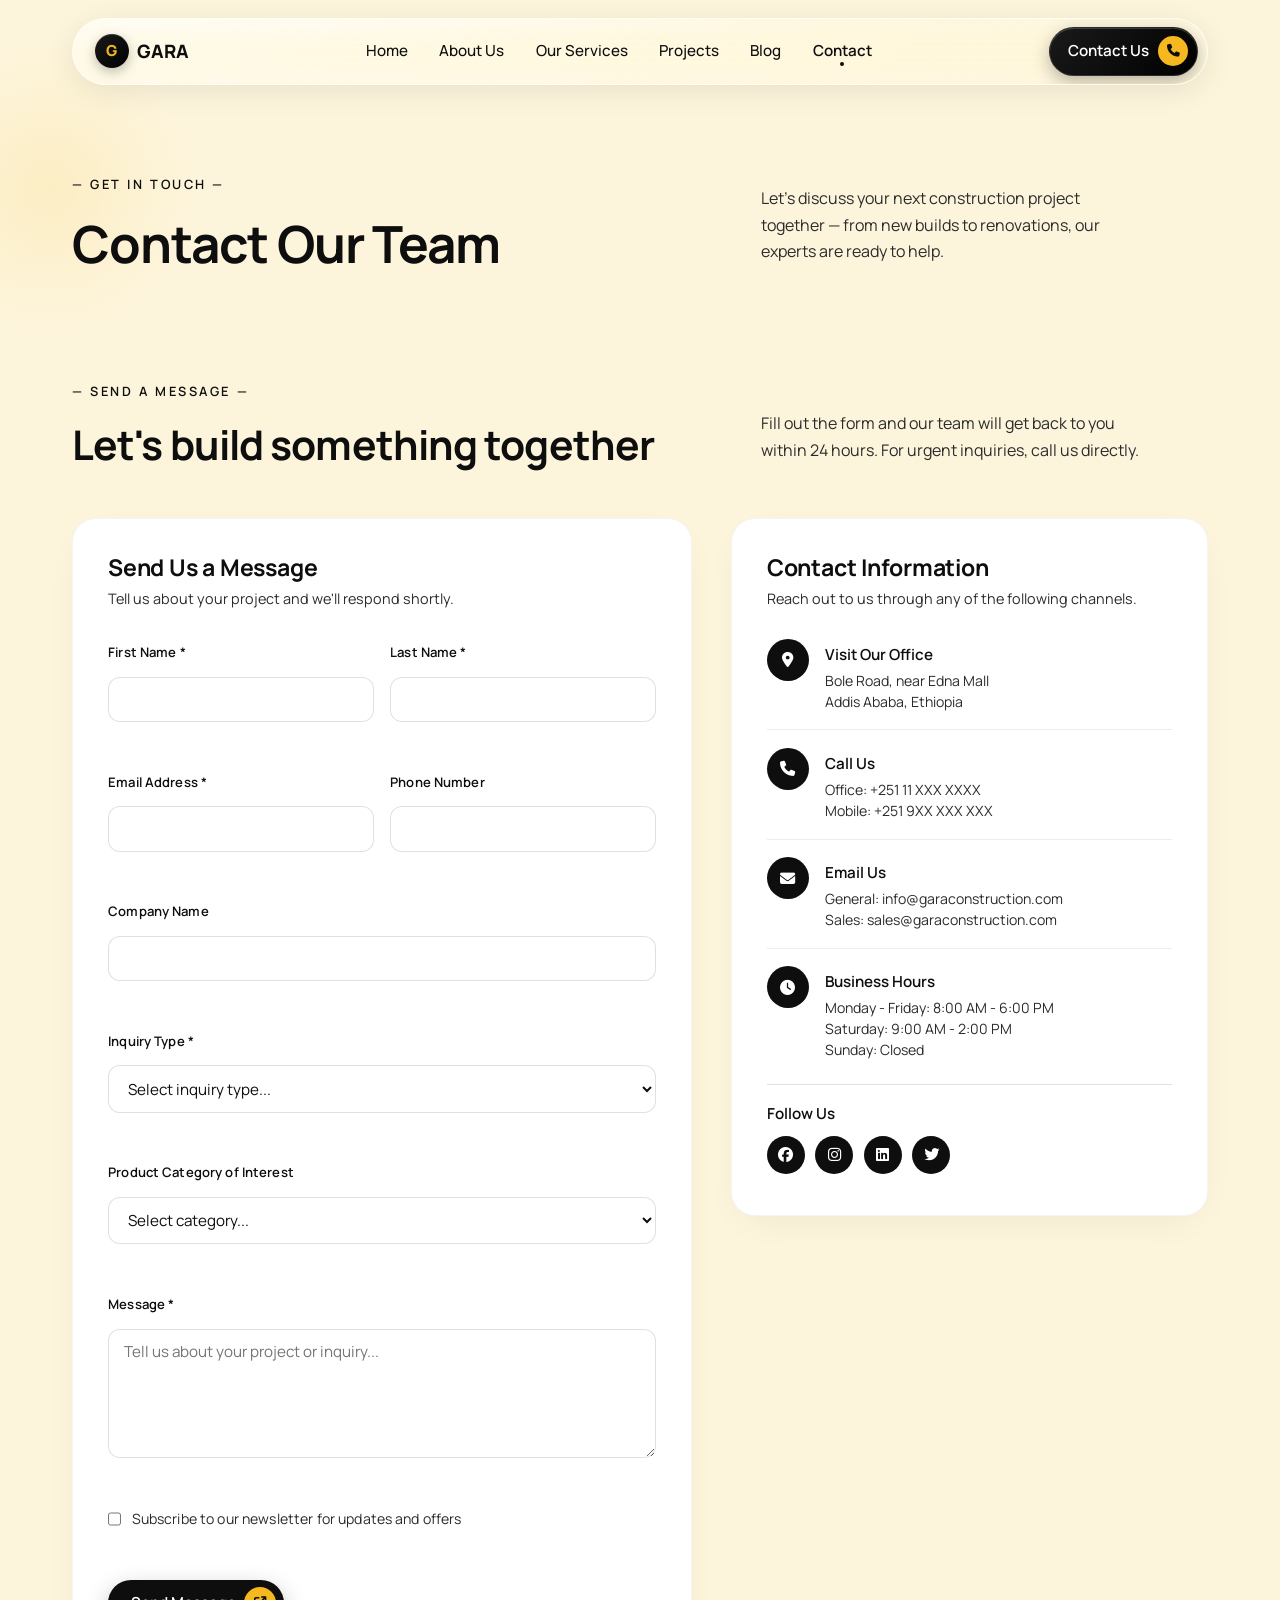
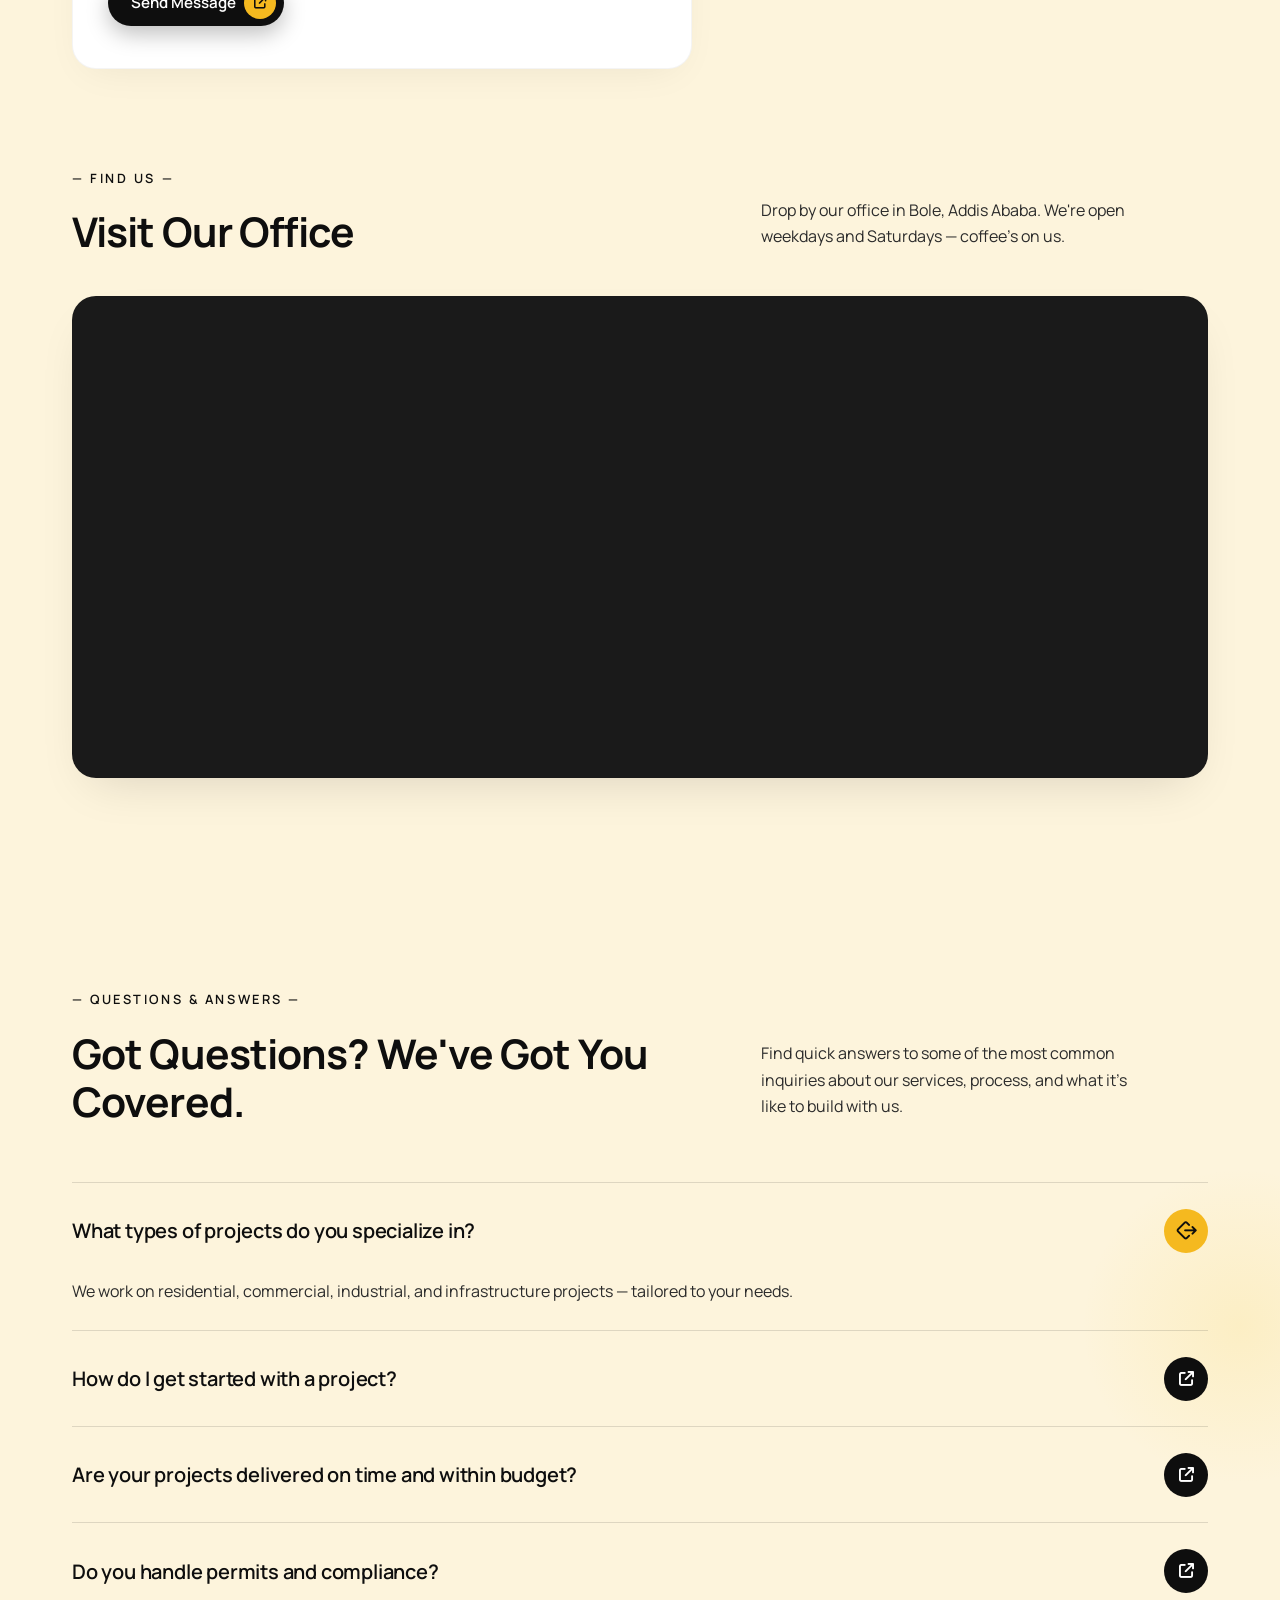
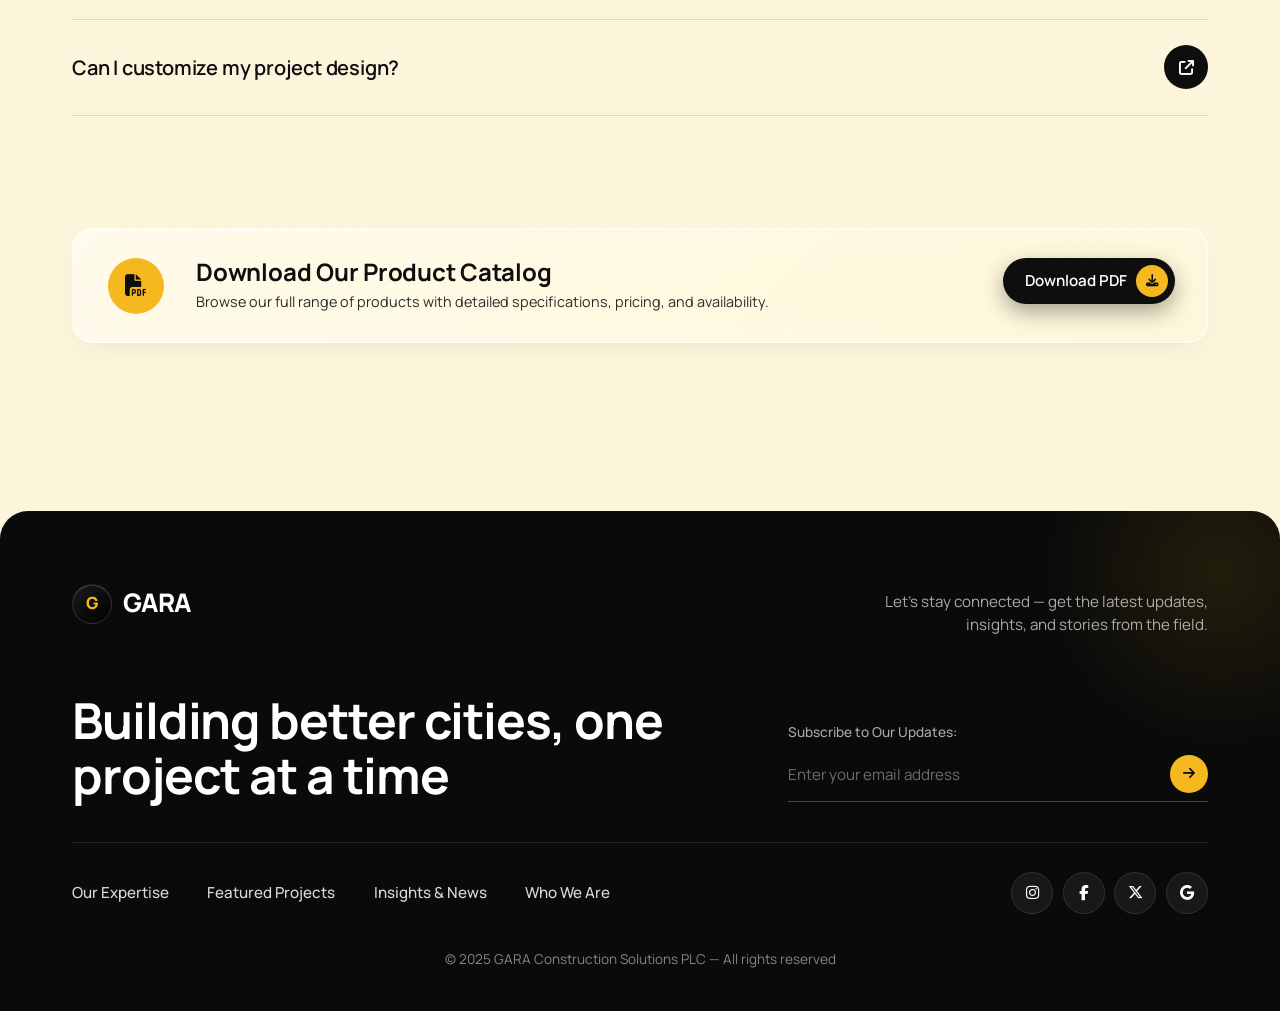
<file: contact.html>
<!DOCTYPE html>
<html lang="en">
<head>
    <meta charset="UTF-8">
    <meta name="viewport" content="width=device-width, initial-scale=1.0">
    <meta name="description" content="Contact GARA Construction Solutions PLC for premium construction finishing materials. Get in touch for quotes and inquiries.">
    <title>Contact Us - GARA Construction Solutions PLC</title>
    <link rel="stylesheet" href="css/style.css">
    <link rel="stylesheet" href="css/mobile-enhancements.css">
    <link rel="stylesheet" href="https://cdnjs.cloudflare.com/ajax/libs/font-awesome/6.4.0/css/all.min.css">
</head>
<body>
    <!-- Navigation (floating pill) -->
    <div class="nav-pill-wrap">
        <div class="container">
            <nav class="nav-pill">
                <a href="index.html" class="nav-pill-logo">
                    <span class="logo-mark">G</span>
                    <span class="logo-text">GARA</span>
                </a>
                <ul class="nav-pill-menu">
                    <li><a href="index.html">Home</a></li>
                    <li><a href="about.html">About Us</a></li>
                    <li><a href="products.html">Our Services</a></li>
                    <li><a href="projects.html">Projects</a></li>
                    <li><a href="blog.html">Blog</a></li>
                    <li><a href="contact.html" class="active">Contact</a></li>
                </ul>
                <button class="mobile-menu-toggle" aria-label="Toggle menu">
                    <span></span>
                    <span></span>
                    <span></span>
                </button>
                <a href="contact.html" class="nav-pill-cta">
                    <span>Contact Us</span>
                    <span class="nav-pill-cta-icon"><i class="fas fa-phone"></i></span>
                </a>
            </nav>
        </div>
    </div>
    
    <!-- Mobile Menu Overlay -->
    <div class="mobile-menu-overlay"></div>

    <!-- Page Header -->
    <section class="page-banner-editorial">
        <div class="container">
            <div class="banner-editorial-header">
                <div class="banner-editorial-text">
                    <span class="banner-editorial-eyebrow">— GET IN TOUCH —</span>
                    <h1 class="banner-editorial-title">Contact Our Team</h1>
                </div>
                <p class="banner-editorial-sub">
                    Let's discuss your next construction project together — from new builds to renovations, our experts are ready to help.
                </p>
            </div>
        </div>
    </section>

    <!-- Contact Section -->
    <section class="contact-section">
        <div class="container">
            <div class="contact-header">
                <div class="contact-header-text">
                    <span class="contact-eyebrow">— SEND A MESSAGE —</span>
                    <h2 class="contact-title">Let's build something together</h2>
                </div>
                <p class="contact-sub">
                    Fill out the form and our team will get back to you within 24 hours. For urgent inquiries, call us directly.
                </p>
            </div>
            <div class="contact-grid">
                <!-- Contact Form -->
                <div class="contact-form-card">
                    <h3 class="contact-card-title">Send Us a Message</h3>
                    <p class="contact-card-desc">Tell us about your project and we'll respond shortly.</p>

                    <form id="contactForm" class="contact-form">
                        <div class="form-row">
                            <div class="form-group">
                                <label for="firstName">First Name *</label>
                                <input type="text" id="firstName" name="firstName" required>
                            </div>
                            <div class="form-group">
                                <label for="lastName">Last Name *</label>
                                <input type="text" id="lastName" name="lastName" required>
                            </div>
                        </div>

                        <div class="form-row">
                            <div class="form-group">
                                <label for="email">Email Address *</label>
                                <input type="email" id="email" name="email" required>
                            </div>
                            <div class="form-group">
                                <label for="phone">Phone Number</label>
                                <input type="tel" id="phone" name="phone">
                            </div>
                        </div>

                        <div class="form-group">
                            <label for="company">Company Name</label>
                            <input type="text" id="company" name="company">
                        </div>

                        <div class="form-group">
                            <label for="inquiryType">Inquiry Type *</label>
                            <select id="inquiryType" name="inquiryType" required>
                                <option value="">Select inquiry type...</option>
                                <option value="product">Product Information</option>
                                <option value="quote">Request Quote</option>
                                <option value="b2b">B2B Partnership</option>
                                <option value="project">Project Consultation</option>
                                <option value="other">Other</option>
                            </select>
                        </div>

                        <div class="form-group">
                            <label for="productCategory">Product Category of Interest</label>
                            <select id="productCategory" name="productCategory">
                                <option value="">Select category...</option>
                                <option value="flooring">Flooring Solutions</option>
                                <option value="wall-cladding">Wall Cladding</option>
                                <option value="ceiling">Ceiling Systems</option>
                                <option value="sanitary">Sanitary Fixtures</option>
                                <option value="paints">Paints & Coatings</option>
                                <option value="decorative">Decorative Products</option>
                                <option value="multiple">Multiple Categories</option>
                            </select>
                        </div>

                        <div class="form-group">
                            <label for="message">Message *</label>
                            <textarea id="message" name="message" rows="5" required placeholder="Tell us about your project or inquiry..."></textarea>
                        </div>

                        <div class="form-group checkbox-group">
                            <input type="checkbox" id="newsletter" name="newsletter">
                            <label for="newsletter">Subscribe to our newsletter for updates and offers</label>
                        </div>

                        <button type="submit" class="contact-submit">
                            <span>Send Message</span>
                            <span class="contact-submit-arrow"><i class="fas fa-arrow-up-right-from-square"></i></span>
                        </button>
                    </form>

                    <div id="formSuccess" class="form-message success" style="display: none;">
                        <i class="fas fa-check-circle"></i>
                        <p>Thank you for contacting us! We'll get back to you shortly.</p>
                    </div>

                    <div id="formError" class="form-message error" style="display: none;">
                        <i class="fas fa-exclamation-circle"></i>
                        <p>Sorry, there was an error sending your message. Please try again.</p>
                    </div>
                </div>

                <!-- Contact Information -->
                <div class="contact-info-card">
                    <h3 class="contact-card-title">Contact Information</h3>
                    <p class="contact-card-desc">Reach out to us through any of the following channels.</p>

                    <div class="contact-info-list">
                        <div class="contact-info-item">
                            <span class="contact-info-icon"><i class="fas fa-map-marker-alt"></i></span>
                            <div class="contact-info-text">
                                <strong>Visit Our Office</strong>
                                <span>Bole Road, near Edna Mall<br>Addis Ababa, Ethiopia</span>
                            </div>
                        </div>

                        <div class="contact-info-item">
                            <span class="contact-info-icon"><i class="fas fa-phone"></i></span>
                            <div class="contact-info-text">
                                <strong>Call Us</strong>
                                <span>Office: +251 11 XXX XXXX<br>Mobile: +251 9XX XXX XXX</span>
                            </div>
                        </div>

                        <div class="contact-info-item">
                            <span class="contact-info-icon"><i class="fas fa-envelope"></i></span>
                            <div class="contact-info-text">
                                <strong>Email Us</strong>
                                <span>General: info@garaconstruction.com<br>Sales: sales@garaconstruction.com</span>
                            </div>
                        </div>

                        <div class="contact-info-item">
                            <span class="contact-info-icon"><i class="fas fa-clock"></i></span>
                            <div class="contact-info-text">
                                <strong>Business Hours</strong>
                                <span>Monday - Friday: 8:00 AM - 6:00 PM<br>Saturday: 9:00 AM - 2:00 PM<br>Sunday: Closed</span>
                            </div>
                        </div>
                    </div>

                    <div class="contact-social">
                        <h4>Follow Us</h4>
                        <div class="contact-social-links">
                            <a href="#" aria-label="Facebook"><i class="fab fa-facebook"></i></a>
                            <a href="#" aria-label="Instagram"><i class="fab fa-instagram"></i></a>
                            <a href="#" aria-label="LinkedIn"><i class="fab fa-linkedin"></i></a>
                            <a href="#" aria-label="Twitter"><i class="fab fa-twitter"></i></a>
                        </div>
                    </div>
                </div>
            </div>
        </div>
    </section>

    <!-- Map Section -->
    <section class="map-section-editorial">
        <div class="container">
            <div class="map-header">
                <div class="map-header-text">
                    <span class="map-eyebrow">— FIND US —</span>
                    <h2 class="map-title">Visit Our Office</h2>
                </div>
                <p class="map-sub">
                    Drop by our office in Bole, Addis Ababa. We're open weekdays and Saturdays — coffee's on us.
                </p>
            </div>
            <div class="map-card">
                <iframe
                    src="https://www.google.com/maps/embed?pb=!1m18!1m12!1m3!1d3940.5876773493895!2d38.76327631477976!3d9.010072693521!2m3!1f0!2f0!3f0!3m2!1i1024!2i768!4f13.1!3m3!1m2!1s0x164b85cf5e1a8c4f%3A0x6a9d4f58b7f3c0f6!2sAddis%20Ababa%2C%20Ethiopia!5e0!3m2!1sen!2s!4v1635789012345!5m2!1sen!2s"
                    width="100%"
                    height="480"
                    style="border:0;"
                    allowfullscreen=""
                    loading="lazy">
                </iframe>
            </div>
        </div>
    </section>

    <!-- FAQ Section -->
    <section class="faq-section">
        <div class="container">
            <div class="faq-header">
                <div class="faq-header-text">
                    <span class="faq-eyebrow">— QUESTIONS &amp; ANSWERS —</span>
                    <h2 class="faq-title">Got Questions? We've Got You Covered.</h2>
                </div>
                <p class="faq-sub">
                    Find quick answers to some of the most common inquiries about our services, process, and what it's like to build with us.
                </p>
            </div>
            <div class="faq-list">
                <div class="faq-item active">
                    <button class="faq-question" type="button">
                        <h3>What types of projects do you specialize in?</h3>
                        <span class="faq-arrow"><i class="fas fa-arrow-up-right-from-square"></i></span>
                    </button>
                    <div class="faq-answer">
                        <p>We work on residential, commercial, industrial, and infrastructure projects — tailored to your needs.</p>
                    </div>
                </div>

                <div class="faq-item">
                    <button class="faq-question" type="button">
                        <h3>How do I get started with a project?</h3>
                        <span class="faq-arrow"><i class="fas fa-arrow-up-right-from-square"></i></span>
                    </button>
                    <div class="faq-answer">
                        <p>Reach out via our contact form or call us — we'll schedule a consultation to discuss your vision, budget, and timeline, and guide you through every step of the process.</p>
                    </div>
                </div>

                <div class="faq-item">
                    <button class="faq-question" type="button">
                        <h3>Are your projects delivered on time and within budget?</h3>
                        <span class="faq-arrow"><i class="fas fa-arrow-up-right-from-square"></i></span>
                    </button>
                    <div class="faq-answer">
                        <p>Yes. We pride ourselves on disciplined project management that keeps schedules and budgets on track, with clear communication from groundbreaking to handover.</p>
                    </div>
                </div>

                <div class="faq-item">
                    <button class="faq-question" type="button">
                        <h3>Do you handle permits and compliance?</h3>
                        <span class="faq-arrow"><i class="fas fa-arrow-up-right-from-square"></i></span>
                    </button>
                    <div class="faq-answer">
                        <p>We manage the full permitting process and ensure every project meets local building codes, safety standards, and environmental regulations across Ethiopia.</p>
                    </div>
                </div>

                <div class="faq-item">
                    <button class="faq-question" type="button">
                        <h3>Can I customize my project design?</h3>
                        <span class="faq-arrow"><i class="fas fa-arrow-up-right-from-square"></i></span>
                    </button>
                    <div class="faq-answer">
                        <p>Absolutely. Our architects and engineers work closely with you to bring your unique vision to life, with full flexibility on materials, layout, and finishes.</p>
                    </div>
                </div>
            </div>
        </div>
    </section>

    <!-- Download CTA -->
    <section class="download-cta-card">
        <div class="container">
            <div class="download-card">
                <div class="download-card-icon">
                    <i class="fas fa-file-pdf"></i>
                </div>
                <div class="download-card-text">
                    <h3>Download Our Product Catalog</h3>
                    <p>Browse our full range of products with detailed specifications, pricing, and availability.</p>
                </div>
                <a href="#" class="featured-cta">
                    <span>Download PDF</span>
                    <span class="featured-cta-arrow"><i class="fas fa-download"></i></span>
                </a>
            </div>
        </div>
    </section>

    <!-- Footer -->
    <footer class="footer">
        <div class="container">
            <div class="footer-top">
                <a href="index.html" class="footer-brand">
                    <span class="footer-brand-mark">G</span>
                    <span>GARA</span>
                </a>
                <p class="footer-stay-connected">
                    Let's stay connected — get the latest updates, insights, and stories from the field.
                </p>
            </div>

            <div class="footer-statement-row">
                <h2 class="footer-statement">Building better cities, one project at a time</h2>
                <form class="footer-subscribe" onsubmit="event.preventDefault();">
                    <label for="footer-email" class="footer-subscribe-label">Subscribe to Our Updates:</label>
                    <div class="footer-subscribe-field">
                        <input type="email" id="footer-email" placeholder="Enter your email address" required>
                        <button type="submit" aria-label="Subscribe">
                            <i class="fas fa-arrow-right"></i>
                        </button>
                    </div>
                </form>
            </div>

            <hr class="footer-divider">

            <div class="footer-nav-row">
                <nav class="footer-nav">
                    <a href="about.html">Our Expertise</a>
                    <a href="projects.html">Featured Projects</a>
                    <a href="blog.html">Insights & News</a>
                    <a href="about.html">Who We Are</a>
                </nav>
                <div class="footer-social">
                    <a href="#" aria-label="Instagram"><i class="fab fa-instagram"></i></a>
                    <a href="#" aria-label="Facebook"><i class="fab fa-facebook-f"></i></a>
                    <a href="#" aria-label="X (Twitter)"><i class="fab fa-x-twitter"></i></a>
                    <a href="#" aria-label="Google"><i class="fab fa-google"></i></a>
                </div>
            </div>

            <p class="footer-copyright">© 2025 GARA Construction Solutions PLC — All rights reserved</p>
        </div>
    </footer>

    <script src="js/main.js"></script>
</body>
</html>
</file>
<file: css/style.css>
@import url('https://fonts.googleapis.com/css2?family=Manrope:wght@300..800&display=swap');

/* ================================
   GARA Construction Solutions PLC
   Modern & Professional CSS
   ================================ */

/* ======== CSS VARIABLES ======== */
:root {
    /* Colors */
    --primary-color: #1e3a5f;
    --secondary-color: #c9a961;
    --accent-color: #2d5f8d;
    --text-dark: #1a1a1a;
    --text-light: #6b6b6b;
    --background-light: #f8f9fa;
    --background-white: #ffffff;
    --border-color: #e0e0e0;
    --success-color: #28a745;
    --error-color: #dc3545;
    
    /* Typography */
    --font-primary: 'Manrope', system-ui, -apple-system, sans-serif;
    --font-heading: 'Manrope', system-ui, -apple-system, sans-serif;
    
    /* Spacing */
    --spacing-xs: 0.5rem;
    --spacing-sm: 1rem;
    --spacing-md: 2rem;
    --spacing-lg: 3rem;
    --spacing-xl: 4rem;
    
    /* Transitions */
    --transition-fast: 0.2s ease;
    --transition-normal: 0.3s ease;
    --transition-slow: 0.5s ease;
    
    /* Shadows */
    --shadow-sm: 0 2px 4px rgba(0,0,0,0.1);
    --shadow-md: 0 4px 6px rgba(0,0,0,0.1);
    --shadow-lg: 0 10px 25px rgba(0,0,0,0.15);
    --shadow-xl: 0 20px 40px rgba(0,0,0,0.2);

    /* Hero palette (editorial sections) */
    --hero-cream: #fdf4dc;
    --hero-ink: #0e0e0e;
    --hero-muted: #6b6b6b;
    --hero-yellow: #f5c518;
}

/* ======== RESET & BASE STYLES ======== */
* {
    margin: 0;
    padding: 0;
    box-sizing: border-box;
}

html {
    scroll-behavior: smooth;
    font-size: 16px;
}

body {
    font-family: var(--font-primary);
    color: var(--text-dark);
    line-height: 1.6;
    overflow-x: hidden;
    background: var(--hero-cream);
}

img {
    max-width: 100%;
    height: auto;
    display: block;
}

a {
    text-decoration: none;
    color: inherit;
    transition: var(--transition-fast);
}

ul {
    list-style: none;
}

button {
    font-family: inherit;
    cursor: pointer;
    border: none;
    background: none;
}

/* ======== TYPOGRAPHY ======== */
h1, h2, h3, h4, h5, h6 {
    font-family: var(--font-heading);
    font-weight: 700;
    line-height: 1.2;
    color: var(--text-dark);
}

h1 { font-size: clamp(2rem, 5vw, 2.5rem); }
h2 { font-size: clamp(1.75rem, 4vw, 2rem); }
h3 { font-size: clamp(1.35rem, 3vw, 1.5rem); }
h4 { font-size: clamp(1.15rem, 2.5vw, 1.25rem); }
h5 { font-size: 1.1rem; }
h6 { font-size: 1rem; }

p {
    margin-bottom: 1rem;
    color: var(--text-light);
}

/* ======== UTILITY CLASSES ======== */
.container {
    max-width: 1200px;
    margin: 0 auto;
    padding: 0 clamp(1rem, 4vw, 2rem);
    width: 100%;
}

.text-center {
    text-align: center;
}

.section-label {
    display: inline-block;
    color: var(--secondary-color);
    font-size: 0.9rem;
    font-weight: 600;
    text-transform: uppercase;
    letter-spacing: 2px;
    margin-bottom: var(--spacing-sm);
}

.section-title {
    font-size: 2.5rem;
    margin-bottom: var(--spacing-sm);
    color: var(--primary-color);
}

.section-description {
    font-size: 1.1rem;
    color: var(--text-light);
    max-width: 700px;
    margin: 0 auto var(--spacing-md);
}

.section-header {
    text-align: center;
    margin-bottom: var(--spacing-lg);
}

/* ======== BUTTONS ======== */
.btn {
    display: inline-block;
    padding: clamp(0.75rem, 2vw, 0.875rem) clamp(1.5rem, 4vw, 2rem);
    font-size: clamp(0.95rem, 2vw, 1rem);
    font-weight: 600;
    text-align: center;
    border-radius: 8px;
    transition: var(--transition-normal);
    cursor: pointer;
    min-height: 44px;
    display: inline-flex;
    align-items: center;
    justify-content: center;
    gap: 0.5rem;
}

.btn-primary {
    background: var(--primary-color);
    color: white;
    box-shadow: var(--shadow-sm);
}

.btn-primary:hover {
    background: var(--accent-color);
    transform: translateY(-2px);
    box-shadow: var(--shadow-md);
}

.btn-secondary {
    background: var(--secondary-color);
    color: white;
}

.btn-secondary:hover {
    background: #b89850;
    transform: translateY(-2px);
}

.btn-light {
    background: white;
    color: var(--primary-color);
    border: 2px solid white;
}

.btn-light:hover {
    background: transparent;
    color: white;
}

.btn-large {
    padding: 1.125rem 2.5rem;
    font-size: 1.1rem;
}

.btn i {
    margin-right: 0.5rem;
}

/* ======== NAVIGATION ======== */
.navbar {
    background: white;
    box-shadow: var(--shadow-md);
    position: sticky;
    top: 0;
    z-index: 1000;
    transition: var(--transition-normal);
}

.nav-wrapper {
    display: flex;
    justify-content: space-between;
    align-items: center;
    padding: 1rem 0;
}

.logo h1 {
    font-size: 1.8rem;
    color: var(--primary-color);
    margin: 0;
}

.logo span {
    font-size: 0.75rem;
    color: var(--secondary-color);
    display: block;
    margin-top: -5px;
}

.nav-menu {
    display: flex;
    gap: clamp(1rem, 3vw, 2rem);
    align-items: center;
    flex-wrap: wrap;
}

.nav-menu a {
    font-weight: 500;
    color: var(--text-dark);
    position: relative;
    padding: 0.75rem 0;
    font-size: clamp(0.9rem, 2vw, 1rem);
    min-height: 44px;
    display: flex;
    align-items: center;
}

.nav-menu a::after {
    content: '';
    position: absolute;
    bottom: 0;
    left: 0;
    width: 0;
    height: 2px;
    background: var(--secondary-color);
    transition: var(--transition-normal);
}

.nav-menu a:hover::after,
.nav-menu a.active::after {
    width: 100%;
}

.btn-contact {
    background: var(--primary-color);
    color: white !important;
    padding: 0.5rem 1.5rem !important;
    border-radius: 5px;
}

.btn-contact:hover {
    background: var(--accent-color);
}

.btn-contact::after {
    display: none;
}

.mobile-menu-toggle {
    display: none;
    flex-direction: column;
    gap: 5px;
    cursor: pointer;
}

.mobile-menu-toggle span {
    width: 25px;
    height: 3px;
    background: var(--primary-color);
    transition: var(--transition-normal);
}

/* ======== HERO SECTION ======== */
/* Modern Hero Section */
.hero-modern {
    min-height: 100vh;
    display: grid;
    grid-template-columns: 1.2fr 1fr;
    align-items: center;
    gap: 4rem;
    padding: 8rem 5%;
    background: linear-gradient(135deg, #fafbfc 0%, #f8f9fa 100%);
    position: relative;
    overflow: hidden;
}

.hero-modern::before {
    content: '';
    position: absolute;
    top: -50%;
    right: -10%;
    width: 60%;
    height: 150%;
    background: linear-gradient(135deg, rgba(201, 169, 97, 0.05), rgba(30, 58, 95, 0.03));
    border-radius: 50%;
    z-index: 0;
}

.hero-modern-content {
    position: relative;
    z-index: 2;
}

.hero-badge {
    display: inline-flex;
    align-items: center;
    padding: 0.6rem 1.2rem;
    background: rgba(201, 169, 97, 0.1);
    border: 1px solid rgba(201, 169, 97, 0.3);
    border-radius: 50px;
    font-size: 0.9rem;
    font-weight: 500;
    color: var(--primary-color);
    margin-bottom: 2rem;
    animation: fadeSlideDown 0.8s ease-out;
}

.hero-modern-title {
    font-size: 4.5rem;
    font-weight: 800;
    line-height: 1.1;
    color: var(--primary-color);
    margin-bottom: 1.5rem;
    letter-spacing: -0.02em;
    animation: fadeSlideUp 0.8s ease-out 0.2s both;
}

.gradient-text {
    background: linear-gradient(135deg, var(--accent-color), var(--secondary-color));
    -webkit-background-clip: text;
    -webkit-text-fill-color: transparent;
    background-clip: text;
    display: inline-block;
}

.hero-modern-subtitle {
    font-size: 1.25rem;
    line-height: 1.7;
    color: var(--text-light);
    margin-bottom: 2.5rem;
    max-width: 600px;
    animation: fadeSlideUp 0.8s ease-out 0.4s both;
}

.desktop-break {
    display: none;
}

.hero-modern-buttons {
    display: flex;
    gap: 1rem;
    margin-bottom: 3rem;
    flex-wrap: wrap;
    animation: fadeSlideUp 0.8s ease-out 0.6s both;
}

.btn-modern {
    padding: 1rem 2rem;
    border-radius: 50px;
    font-size: 1rem;
    font-weight: 600;
    text-decoration: none;
    display: inline-flex;
    align-items: center;
    gap: 0.75rem;
    transition: all 0.3s ease;
    border: 2px solid transparent;
}

.btn-modern-primary {
    background: var(--primary-color);
    color: white;
    box-shadow: 0 4px 20px rgba(30, 58, 95, 0.2);
}

.btn-modern-primary:hover {
    background: var(--accent-color);
    box-shadow: 0 6px 30px rgba(30, 58, 95, 0.3);
    transform: translateY(-2px);
}

.btn-modern-primary i {
    transition: transform 0.3s ease;
}

.btn-modern-primary:hover i {
    transform: translateX(5px);
}

.btn-modern-secondary {
    background: white;
    color: var(--primary-color);
    border-color: #e0e0e0;
    box-shadow: 0 4px 15px rgba(0, 0, 0, 0.05);
}

.btn-modern-secondary:hover {
    border-color: var(--secondary-color);
    box-shadow: 0 6px 25px rgba(201, 169, 97, 0.2);
    transform: translateY(-2px);
}

.hero-stats-minimal {
    display: flex;
    align-items: center;
    gap: 2rem;
    padding-top: 2rem;
    border-top: 1px solid #e0e0e0;
    animation: fadeIn 0.8s ease-out 0.8s both;
}

.hero-stat-item {
    display: flex;
    flex-direction: column;
    gap: 0.25rem;
}

.hero-stat-item strong {
    font-size: 1.5rem;
    font-weight: 700;
    color: var(--primary-color);
}

.hero-stat-item span {
    font-size: 0.85rem;
    color: var(--text-light);
    font-weight: 500;
}

.hero-stat-divider {
    width: 1px;
    height: 40px;
    background: #e0e0e0;
}

.hero-modern-image {
    position: relative;
    z-index: 2;
    animation: fadeSlideLeft 1s ease-out 0.4s both;
}

.hero-image-card {
    position: relative;
    border-radius: 20px;
    overflow: hidden;
    box-shadow: 0 20px 60px rgba(0, 0, 0, 0.15);
}

.hero-image-card img {
    width: 100%;
    height: auto;
    display: block;
    object-fit: cover;
}

.hero-image-overlay {
    position: absolute;
    bottom: 0;
    left: 0;
    right: 0;
    padding: 2rem;
    background: linear-gradient(to top, rgba(0, 0, 0, 0.7), transparent);
}

.quality-badge {
    display: inline-flex;
    align-items: center;
    gap: 0.75rem;
    padding: 0.75rem 1.5rem;
    background: rgba(255, 255, 255, 0.95);
    border-radius: 50px;
    font-weight: 600;
    color: var(--primary-color);
    font-size: 0.95rem;
}

.quality-badge i {
    color: var(--secondary-color);
    font-size: 1.2rem;
}

.floating-card {
    position: absolute;
    padding: 1rem 1.5rem;
    background: white;
    border-radius: 15px;
    box-shadow: 0 10px 30px rgba(0, 0, 0, 0.1);
    display: flex;
    align-items: center;
    gap: 0.75rem;
    font-weight: 600;
    color: var(--primary-color);
    font-size: 0.9rem;
    animation: float 3s ease-in-out infinite;
}

.floating-card i {
    color: var(--secondary-color);
    font-size: 1.2rem;
}

.floating-card-1 {
    top: 10%;
    right: -5%;
    animation-delay: 0s;
}

.floating-card-2 {
    bottom: 15%;
    left: -5%;
    animation-delay: 1.5s;
}

@keyframes float {
    0%, 100% { transform: translateY(0); }
    50% { transform: translateY(-15px); }
}

@keyframes fadeSlideUp {
    from {
        opacity: 0;
        transform: translateY(30px);
    }
    to {
        opacity: 1;
        transform: translateY(0);
    }
}

@keyframes fadeSlideDown {
    from {
        opacity: 0;
        transform: translateY(-20px);
    }
    to {
        opacity: 1;
        transform: translateY(0);
    }
}

@keyframes fadeSlideLeft {
    from {
        opacity: 0;
        transform: translateX(50px);
    }
    to {
        opacity: 1;
        transform: translateX(0);
    }
}

.hero {
    height: 90vh;
    background: linear-gradient(135deg, var(--primary-color) 0%, var(--accent-color) 100%);
    background-image: url('../images/hero-bg.jpg');
    background-size: cover;
    background-position: center;
    background-blend-mode: overlay;
    display: flex;
    align-items: center;
    justify-content: center;
    text-align: center;
    position: relative;
    color: white;
}

.hero-overlay {
    position: absolute;
    top: 0;
    left: 0;
    width: 100%;
    height: 100%;
    background: rgba(30, 58, 95, 0.7);
}

.hero-content {
    position: relative;
    z-index: 2;
    max-width: 900px;
    padding: 0 var(--spacing-md);
}

.hero-title {
    font-size: 3.5rem;
    margin-bottom: var(--spacing-md);
    color: white;
    text-shadow: 2px 2px 4px rgba(0,0,0,0.3);
}

.hero-subtitle {
    font-size: 1.5rem;
    margin-bottom: var(--spacing-lg);
    color: rgba(255,255,255,0.9);
}

.hero-buttons {
    display: flex;
    gap: var(--spacing-sm);
    justify-content: center;
    flex-wrap: wrap;
}

.scroll-indicator {
    position: absolute;
    bottom: 30px;
    left: 50%;
    transform: translateX(-50%);
    animation: bounce 2s infinite;
    color: white;
    font-size: 1.5rem;
}

@keyframes bounce {
    0%, 20%, 50%, 80%, 100% { transform: translateX(-50%) translateY(0); }
    40% { transform: translateX(-50%) translateY(-10px); }
    60% { transform: translateX(-50%) translateY(-5px); }
}

/* Animations */
.animate-fade-in {
    animation: fadeIn 1s ease-out;
}

.animate-fade-in-delay {
    animation: fadeIn 1s ease-out 0.3s both;
}

.animate-fade-in-delay-2 {
    animation: fadeIn 1s ease-out 0.6s both;
}

@keyframes fadeIn {
    from {
        opacity: 0;
        transform: translateY(20px);
    }
    to {
        opacity: 1;
        transform: translateY(0);
    }
}

/* ======== STATS SECTION ======== */
.stats-section {
    background: var(--primary-color);
    padding: var(--spacing-xl) 0;
    color: white;
}

.stats-grid {
    display: grid;
    grid-template-columns: repeat(auto-fit, minmax(250px, 1fr));
    gap: var(--spacing-lg);
}

.stat-card {
    text-align: center;
}

.stat-icon {
    font-size: 3rem;
    color: var(--secondary-color);
    margin-bottom: var(--spacing-sm);
}

.stat-number {
    font-size: 3rem;
    font-weight: 700;
    color: white;
    margin-bottom: 0.5rem;
}

.stat-label {
    font-size: 1.1rem;
    color: rgba(255,255,255,0.9);
}

/* ======== ABOUT SECTION ======== */
.about-preview {
    padding: 6.5rem 0 7rem;
    background: var(--hero-cream);
    color: var(--hero-ink);
    position: relative;
    overflow: hidden;
}

.about-preview::before {
    content: '';
    position: absolute;
    top: 18%;
    right: -120px;
    width: 320px;
    height: 320px;
    border-radius: 50%;
    background: radial-gradient(circle, rgba(245, 197, 24, 0.18) 0%, rgba(245, 197, 24, 0) 70%);
    pointer-events: none;
}

.about-grid {
    display: grid;
    grid-template-columns: 1fr 2.4fr;
    gap: clamp(2rem, 5vw, 4.5rem);
    align-items: start;
    position: relative;
    z-index: 1;
}

.about-eyebrow-col {
    padding-top: 0.55rem;
}

.about-eyebrow {
    display: inline-block;
    font-family: var(--font-heading);
    font-size: 0.8rem;
    font-weight: 600;
    letter-spacing: 0.2em;
    text-transform: uppercase;
    color: var(--hero-ink);
    white-space: nowrap;
}

.about-content-col {
    max-width: 920px;
}

.about-statement {
    font-family: var(--font-heading);
    font-weight: 700;
    font-size: clamp(1.6rem, 3.4vw, 2.55rem);
    line-height: 1.2;
    letter-spacing: -0.022em;
    color: var(--hero-ink);
    margin: 0 0 1.6rem;
}

.about-sub {
    font-size: 1rem;
    line-height: 1.65;
    color: var(--hero-muted);
    max-width: 640px;
    margin: 0 0 2.2rem;
}

.about-cta {
    display: inline-flex;
    align-items: center;
    gap: 0.55rem;
    background: var(--hero-ink);
    color: #fff;
    text-decoration: none;
    font-weight: 600;
    font-size: 0.95rem;
    padding: 0.42rem 0.42rem 0.42rem 1.4rem;
    border-radius: 999px;
    transition: transform 0.2s ease, background 0.2s ease, box-shadow 0.2s ease;
    box-shadow: 0 8px 22px -8px rgba(0, 0, 0, 0.35);
}

.about-cta:hover {
    transform: translateY(-1px);
    background: #222;
    box-shadow: 0 12px 28px -8px rgba(0, 0, 0, 0.4);
}

.about-cta-arrow {
    width: 32px;
    height: 32px;
    border-radius: 50%;
    background: var(--hero-yellow);
    color: var(--hero-ink);
    display: inline-flex;
    align-items: center;
    justify-content: center;
    font-size: 0.8rem;
}

@media (max-width: 768px) {
    .about-preview {
        padding: 4.5rem 0 5rem;
    }
    .about-eyebrow-col {
        padding-top: 0;
        margin-bottom: 0.5rem;
    }
    .about-statement {
        font-size: clamp(1.4rem, 6.2vw, 2rem);
    }
    .about-sub {
        font-size: 0.95rem;
    }
}

/* ======== WORKS SECTION ======== */
.works-preview {
    padding: 6.5rem 0 7rem;
    background: var(--hero-cream);
    color: var(--hero-ink);
    position: relative;
    overflow: hidden;
}

.works-header {
    display: flex;
    justify-content: space-between;
    align-items: flex-end;
    gap: 2.5rem;
    margin-bottom: 1.2rem;
}

.works-header-text {
    flex: 1;
    min-width: 0;
}

.works-eyebrow {
    display: inline-block;
    font-family: var(--font-heading);
    font-size: 0.8rem;
    font-weight: 600;
    letter-spacing: 0.2em;
    text-transform: uppercase;
    color: var(--hero-ink);
    margin-bottom: 1.25rem;
}

.works-title {
    font-family: var(--font-heading);
    font-weight: 700;
    font-size: clamp(1.6rem, 3.4vw, 2.55rem);
    line-height: 1.18;
    letter-spacing: -0.022em;
    color: var(--hero-ink);
    margin: 0;
    max-width: 820px;
}

.works-nav {
    display: flex;
    gap: 0.75rem;
    flex-shrink: 0;
    padding-bottom: 0.4rem;
}

.works-nav-btn {
    width: 50px;
    height: 50px;
    border-radius: 50%;
    border: 1.5px solid var(--hero-ink);
    background: transparent;
    color: var(--hero-ink);
    display: inline-flex;
    align-items: center;
    justify-content: center;
    cursor: pointer;
    font-size: 0.9rem;
    transition: background 0.2s ease, color 0.2s ease, transform 0.2s ease;
}

.works-nav-btn:hover {
    background: var(--hero-ink);
    color: #fff;
    transform: translateY(-1px);
}

.works-nav-btn-dark {
    background: var(--hero-ink);
    color: #fff;
}

.works-nav-btn-dark:hover {
    background: #222;
}

.works-sub {
    font-size: 1rem;
    line-height: 1.65;
    color: var(--hero-muted);
    max-width: 480px;
    margin: 0 0 2.75rem;
}

.works-grid {
    display: grid;
    grid-template-columns: repeat(3, 1fr);
    gap: 1.5rem;
}

.work-card {
    position: relative;
    border-radius: 22px;
    overflow: hidden;
    aspect-ratio: 3 / 4;
    box-shadow: 0 20px 40px -22px rgba(0, 0, 0, 0.35);
    cursor: pointer;
    transition: transform 0.35s ease, box-shadow 0.35s ease;
    background: #1a1a1a;
}

.work-card:hover {
    transform: translateY(-6px);
    box-shadow: 0 28px 50px -22px rgba(0, 0, 0, 0.45);
}

.work-card img {
    width: 100%;
    height: 100%;
    object-fit: cover;
    display: block;
    transition: transform 0.6s ease;
}

.work-card:hover img {
    transform: scale(1.06);
}

.work-card-overlay {
    position: absolute;
    inset: 0;
    background: linear-gradient(180deg, rgba(0, 0, 0, 0) 35%, rgba(0, 0, 0, 0.88) 100%);
    display: flex;
    flex-direction: column;
    justify-content: flex-end;
    padding: 1.6rem 1.5rem;
    color: #fff;
}

.work-card-title {
    font-family: var(--font-heading);
    font-size: 1.15rem;
    font-weight: 700;
    line-height: 1.3;
    margin: 0 0 0.55rem;
    color: #fff;
}

.work-card-desc {
    font-size: 0.85rem;
    line-height: 1.5;
    opacity: 0.88;
    margin: 0 0 1rem;
    color: #fff;
}

.work-card-tags {
    display: flex;
    flex-wrap: wrap;
    gap: 0.4rem;
}

.work-tag {
    font-size: 0.72rem;
    font-weight: 500;
    padding: 0.32rem 0.72rem;
    border: 1px solid rgba(255, 255, 255, 0.4);
    border-radius: 999px;
    color: #fff;
    background: rgba(255, 255, 255, 0.06);
    backdrop-filter: blur(4px);
    -webkit-backdrop-filter: blur(4px);
    transition: background 0.2s ease, border-color 0.2s ease;
}

.work-card:hover .work-tag {
    background: rgba(255, 255, 255, 0.12);
    border-color: rgba(255, 255, 255, 0.6);
}

@media (max-width: 992px) {
    .works-header {
        flex-direction: column;
        align-items: flex-start;
        gap: 1.5rem;
    }
    .works-grid {
        grid-template-columns: 1fr;
        max-width: 420px;
        margin: 0 auto;
    }
    .works-sub {
        max-width: 100%;
    }
}

@media (max-width: 600px) {
    .works-preview {
        padding: 4.5rem 0 5rem;
    }
    .works-nav-btn {
        width: 44px;
        height: 44px;
    }
    .work-card {
        aspect-ratio: 4 / 5;
    }
}

/* ======== FEATURED PROJECT SECTION ======== */
.featured-project {
    padding: 6.5rem 0 7rem;
    background: var(--hero-cream);
    color: var(--hero-ink);
    position: relative;
    overflow: hidden;
}

.featured-project::before {
    content: '';
    position: absolute;
    top: 20%;
    left: -120px;
    width: 320px;
    height: 320px;
    border-radius: 50%;
    background: radial-gradient(circle, rgba(245, 197, 24, 0.14) 0%, rgba(245, 197, 24, 0) 70%);
    pointer-events: none;
}

.featured-header {
    display: grid;
    grid-template-columns: 1.4fr 1fr;
    gap: clamp(2rem, 5vw, 4.5rem);
    align-items: flex-end;
    margin-bottom: 3rem;
    position: relative;
    z-index: 1;
}

.featured-header-text {
    min-width: 0;
}

.featured-eyebrow {
    display: inline-block;
    font-family: var(--font-heading);
    font-size: 0.8rem;
    font-weight: 600;
    letter-spacing: 0.2em;
    text-transform: uppercase;
    color: var(--hero-ink);
    margin-bottom: 1.25rem;
}

.featured-title {
    font-family: var(--font-heading);
    font-weight: 700;
    font-size: clamp(1.6rem, 3.4vw, 2.55rem);
    line-height: 1.18;
    letter-spacing: -0.022em;
    color: var(--hero-ink);
    margin: 0;
    max-width: 820px;
}

.featured-sub {
    font-size: 1rem;
    line-height: 1.65;
    color: var(--hero-muted);
    max-width: 420px;
    margin: 0;
    padding-bottom: 0.4rem;
}

.featured-card {
    position: relative;
    border-radius: 24px;
    overflow: hidden;
    aspect-ratio: 16 / 9;
    box-shadow: 0 30px 60px -25px rgba(0, 0, 0, 0.35);
    background: #1a1a1a;
    margin-bottom: 2.5rem;
    position: relative;
    z-index: 1;
}

.featured-card img {
    width: 100%;
    height: 100%;
    object-fit: cover;
    display: block;
    transition: transform 0.6s ease;
}

.featured-card:hover img {
    transform: scale(1.04);
}

.featured-overlay {
    position: absolute;
    inset: 0;
    display: flex;
    flex-direction: column;
    justify-content: flex-end;
    padding: 2rem 2.2rem;
    color: #fff;
    background: linear-gradient(180deg, rgba(0, 0, 0, 0) 35%, rgba(0, 0, 0, 0.85) 100%);
}

.featured-tags {
    display: flex;
    flex-wrap: wrap;
    gap: 0.5rem;
    margin-bottom: 1rem;
}

.featured-tag {
    font-size: 0.75rem;
    font-weight: 500;
    padding: 0.35rem 0.8rem;
    border: 1px solid rgba(255, 255, 255, 0.4);
    border-radius: 999px;
    color: #fff;
    background: rgba(255, 255, 255, 0.08);
    backdrop-filter: blur(4px);
    -webkit-backdrop-filter: blur(4px);
}

.featured-card-title {
    font-family: var(--font-heading);
    font-size: clamp(1.5rem, 2.6vw, 2.1rem);
    font-weight: 700;
    line-height: 1.2;
    margin: 0 0 0.6rem;
    color: #fff;
    max-width: 700px;
}

.featured-card-desc {
    font-size: 0.95rem;
    line-height: 1.55;
    opacity: 0.9;
    margin: 0 0 1.4rem;
    color: #fff;
    max-width: 620px;
}

.featured-cta {
    display: inline-flex;
    align-items: center;
    gap: 0.55rem;
    background: var(--hero-ink);
    color: #fff;
    text-decoration: none;
    font-weight: 600;
    font-size: 0.95rem;
    padding: 0.45rem 0.45rem 0.45rem 1.4rem;
    border-radius: 999px;
    align-self: flex-start;
    transition: transform 0.2s ease, background 0.2s ease, box-shadow 0.2s ease;
    box-shadow: 0 8px 22px rgba(0, 0, 0, 0.35);
}

.featured-cta:hover {
    transform: translateY(-1px);
    background: #222;
    box-shadow: 0 12px 28px rgba(0, 0, 0, 0.4);
}

.featured-cta-arrow {
    width: 32px;
    height: 32px;
    border-radius: 50%;
    background: var(--hero-yellow);
    color: var(--hero-ink);
    display: inline-flex;
    align-items: center;
    justify-content: center;
    font-size: 0.78rem;
}

.featured-stats {
    display: grid;
    grid-template-columns: repeat(4, 1fr);
    gap: 1rem;
    padding: 2rem 2.2rem;
    background: linear-gradient(135deg, rgba(255, 255, 255, 0.6) 0%, rgba(255, 255, 255, 0.3) 100%);
    backdrop-filter: blur(20px) saturate(180%);
    -webkit-backdrop-filter: blur(20px) saturate(180%);
    border: 1px solid rgba(255, 255, 255, 0.5);
    border-radius: 20px;
    box-shadow:
        0 12px 30px -15px rgba(0, 0, 0, 0.1),
        inset 0 1px 0 rgba(255, 255, 255, 0.6);
    position: relative;
    z-index: 1;
}

.featured-stat {
    text-align: center;
    position: relative;
}

.featured-stat:not(:last-child)::after {
    content: '';
    position: absolute;
    right: -0.5rem;
    top: 15%;
    bottom: 15%;
    width: 1px;
    background: rgba(0, 0, 0, 0.1);
}

.featured-stat strong {
    display: block;
    font-family: var(--font-heading);
    font-size: clamp(1.6rem, 2.4vw, 2.2rem);
    font-weight: 800;
    line-height: 1.1;
    color: var(--hero-ink);
    margin-bottom: 0.2rem;
    letter-spacing: -0.02em;
}

.featured-stat span {
    display: block;
    font-size: 0.85rem;
    color: var(--hero-muted);
}

@media (max-width: 992px) {
    .featured-header {
        grid-template-columns: 1fr;
        gap: 1.2rem;
        align-items: flex-start;
    }
    .featured-sub {
        max-width: 100%;
        padding-bottom: 0;
    }
    .featured-card {
        aspect-ratio: 4 / 3;
    }
    .featured-stats {
        grid-template-columns: repeat(2, 1fr);
        gap: 1.5rem;
        padding: 1.5rem;
    }
    .featured-stat:nth-child(2)::after {
        display: none;
    }
}

@media (max-width: 600px) {
    .featured-project {
        padding: 4.5rem 0 5rem;
    }
    .featured-card {
        aspect-ratio: 1 / 1;
    }
    .featured-overlay {
        padding: 1.4rem 1.3rem;
    }
    .featured-stats {
        grid-template-columns: repeat(2, 1fr);
    }
}

/* ======== TESTIMONIALS SECTION ======== */
.testimonials {
    background: transparent;
    color: white;
    position: relative;
}

.testimonials-card {
    background: #0a0a0a;
    border-radius: 28px;
    padding: 4.5rem 0 5.5rem;
    color: white;
    position: relative;
    overflow: hidden;
    box-shadow: 0 30px 60px -25px rgba(0, 0, 0, 0.35);
    margin: 6.5rem 0 7rem;
}

.testimonials-card::before {
    content: '';
    position: absolute;
    top: -120px;
    left: -100px;
    width: 320px;
    height: 320px;
    border-radius: 50%;
    background: radial-gradient(circle, rgba(245, 197, 24, 0.10) 0%, rgba(245, 197, 24, 0) 70%);
    pointer-events: none;
}

.testimonials-header {
    display: flex;
    justify-content: space-between;
    align-items: flex-end;
    gap: 2.5rem;
    margin-bottom: 1.2rem;
    position: relative;
    z-index: 1;
}

.testimonials-header-text {
    flex: 1;
    min-width: 0;
}

.testimonials-eyebrow {
    display: inline-block;
    font-family: var(--font-heading);
    font-size: 0.8rem;
    font-weight: 600;
    letter-spacing: 0.2em;
    text-transform: uppercase;
    color: white;
    margin-bottom: 1.25rem;
}

.testimonials-title {
    font-family: var(--font-heading);
    font-weight: 700;
    font-size: clamp(1.6rem, 3.4vw, 2.55rem);
    line-height: 1.18;
    letter-spacing: -0.022em;
    color: white;
    margin: 0;
    max-width: 700px;
}

.testimonials-nav {
    display: flex;
    gap: 0.75rem;
    flex-shrink: 0;
    padding-bottom: 0.4rem;
}

.testimonials-nav-btn {
    width: 50px;
    height: 50px;
    border-radius: 50%;
    border: 1.5px solid white;
    background: transparent;
    color: white;
    display: inline-flex;
    align-items: center;
    justify-content: center;
    cursor: pointer;
    font-size: 0.9rem;
    transition: background 0.2s ease, color 0.2s ease, transform 0.2s ease, border-color 0.2s ease;
}

.testimonials-nav-btn:hover {
    background: white;
    color: #0a0a0a;
    transform: translateY(-1px);
}

.testimonials-nav-btn-dark {
    background: white;
    color: #0a0a0a;
}

.testimonials-nav-btn-dark:hover {
    background: var(--hero-yellow);
    color: var(--hero-ink);
    border-color: var(--hero-yellow);
}

.testimonials-sub {
    font-size: 1rem;
    line-height: 1.65;
    color: rgba(255, 255, 255, 0.65);
    max-width: 480px;
    margin: 0 0 2.5rem;
    position: relative;
    z-index: 1;
}

.testimonials-carousel {
    position: relative;
    z-index: 1;
    width: 100%;
}

.testimonial-slide {
    display: none;
    grid-template-columns: 1fr 1.7fr;
    gap: clamp(2rem, 5vw, 5rem);
    align-items: center;
    width: 100%;
    animation: testimonialFade 0.5s ease;
}

.testimonial-slide.active {
    display: grid;
}

@keyframes testimonialFade {
    from { opacity: 0; transform: translateY(8px); }
    to   { opacity: 1; transform: translateY(0); }
}

.testimonial-portrait {
    position: relative;
    border-radius: 20px;
    overflow: hidden;
    aspect-ratio: 4 / 5;
    box-shadow: 0 20px 40px -20px rgba(0, 0, 0, 0.6);
    background: #1a1a1a;
}

.testimonial-portrait img {
    width: 100%;
    height: 100%;
    object-fit: cover;
    display: block;
}

.testimonial-portrait::after {
    content: '';
    position: absolute;
    inset: 0;
    background: linear-gradient(180deg, rgba(0, 0, 0, 0) 45%, rgba(0, 0, 0, 0.85) 100%);
    pointer-events: none;
}

.testimonial-portrait-info {
    position: absolute;
    bottom: 0;
    left: 0;
    right: 0;
    padding: 1.4rem 1.5rem;
    color: white;
    z-index: 1;
    text-align: center;
}

.testimonial-portrait-info strong {
    display: block;
    font-family: var(--font-heading);
    font-size: 1.15rem;
    font-weight: 700;
    margin-bottom: 0.15rem;
    color: white;
}

.testimonial-portrait-info span {
    display: block;
    font-size: 0.82rem;
    color: rgba(255, 255, 255, 0.8);
}

.testimonial-quote-area {
    position: relative;
    padding: 0.5rem 0;
}

.testimonial-quote-mark {
    font-family: var(--font-heading);
    font-size: 4.5rem;
    line-height: 0.6;
    color: white;
    font-weight: 700;
    user-select: none;
}

.testimonial-quote-open {
    margin-bottom: 0.6rem;
}

.testimonial-quote-close {
    text-align: right;
    margin-top: 0.4rem;
    line-height: 0.2;
}

.testimonial-quote-text {
    font-family: var(--font-heading);
    font-weight: 700;
    font-size: clamp(1.35rem, 2.4vw, 1.9rem);
    line-height: 1.3;
    letter-spacing: -0.015em;
    color: white;
    margin: 0;
}

@media (max-width: 992px) {
    .testimonials-card {
        padding: 3.5rem 0 4.5rem;
        border-radius: 22px;
        margin: 4.5rem 0 5rem;
    }
    .testimonials-header {
        flex-direction: column;
        align-items: flex-start;
        gap: 1.5rem;
    }
    .testimonial-slide {
        grid-template-columns: 1fr;
        gap: 2rem;
    }
    .testimonial-portrait {
        max-width: 320px;
        margin: 0 auto;
        aspect-ratio: 1 / 1;
    }
    .testimonials-sub {
        max-width: 100%;
    }
}

@media (max-width: 600px) {
    .testimonials-card {
        padding: 2.5rem 0 3.5rem;
    }
    .testimonials-nav-btn {
        width: 44px;
        height: 44px;
    }
    .testimonial-quote-mark {
        font-size: 3.5rem;
    }
}

/* ======== BLOG PREVIEW SECTION ======== */
.blog-preview {
    padding: 6.5rem 0 7rem;
    background: var(--hero-cream);
    color: var(--hero-ink);
    position: relative;
    overflow: hidden;
}

.blog-preview::before {
    content: '';
    position: absolute;
    top: 18%;
    right: -120px;
    width: 320px;
    height: 320px;
    border-radius: 50%;
    background: radial-gradient(circle, rgba(245, 197, 24, 0.15) 0%, rgba(245, 197, 24, 0) 70%);
    pointer-events: none;
}

.blog-header {
    display: grid;
    grid-template-columns: 1.4fr 1fr;
    gap: clamp(2rem, 5vw, 4.5rem);
    align-items: flex-end;
    margin-bottom: 3rem;
    position: relative;
    z-index: 1;
}

.blog-header-text {
    min-width: 0;
}

.blog-eyebrow {
    display: inline-block;
    font-family: var(--font-heading);
    font-size: 0.8rem;
    font-weight: 600;
    letter-spacing: 0.2em;
    text-transform: uppercase;
    color: var(--hero-ink);
    margin-bottom: 1.25rem;
}

.blog-title {
    font-family: var(--font-heading);
    font-weight: 700;
    font-size: clamp(1.6rem, 3.4vw, 2.55rem);
    line-height: 1.18;
    letter-spacing: -0.022em;
    color: var(--hero-ink);
    margin: 0;
    max-width: 820px;
}

.blog-sub {
    font-size: 1rem;
    line-height: 1.65;
    color: var(--hero-muted);
    max-width: 420px;
    margin: 0;
    padding-bottom: 0.4rem;
}

.blog-layout {
    display: grid;
    grid-template-columns: 1.15fr 1fr;
    gap: 1.5rem;
    align-items: stretch;
    position: relative;
    z-index: 1;
}

.blog-featured {
    position: relative;
    border-radius: 22px;
    overflow: hidden;
    /* No fixed height or aspect-ratio — stretches to match right column */
    box-shadow: 0 20px 40px -22px rgba(0, 0, 0, 0.35);
    background: #1a1a1a;
}

.blog-featured img {
    width: 100%;
    height: 100%;
    object-fit: cover;
    display: block;
    transition: transform 0.6s ease;
}

.blog-featured:hover img {
    transform: scale(1.05);
}

/* Dark gradient so text is readable without a glass box */
.blog-featured::after {
    content: '';
    position: absolute;
    inset: 0;
    background: linear-gradient(to top, rgba(0,0,0,0.82) 0%, rgba(0,0,0,0.35) 50%, rgba(0,0,0,0) 100%);
    pointer-events: none;
    z-index: 0;
}

.blog-featured-overlay {
    position: absolute;
    left: 0;
    right: 0;
    bottom: 0;
    display: flex;
    flex-direction: column;
    justify-content: flex-end;
    padding: 1.8rem 1.8rem;
    color: #fff;
    z-index: 1;
    background: none;
    backdrop-filter: none;
    -webkit-backdrop-filter: none;
    border: none;
    border-radius: 0;
    box-shadow: none;
    overflow: visible;
    transition: none;
}

.blog-featured-overlay::before {
    content: none;
}

.blog-featured:hover .blog-featured-overlay {
    transform: none;
    box-shadow: none;
}

.blog-featured-title {
    font-family: var(--font-heading);
    font-size: clamp(1.2rem, 1.8vw, 1.55rem);
    font-weight: 700;
    line-height: 1.3;
    margin: 0 0 0.6rem;
    color: #fff;
    position: relative;
    z-index: 1;
}

.blog-featured-desc {
    font-size: 0.9rem;
    line-height: 1.55;
    opacity: 0.88;
    margin: 0 0 1.3rem;
    color: #fff;
    max-width: 460px;
    position: relative;
    z-index: 1;
}

.blog-featured-cta {
    display: inline-flex;
    align-items: center;
    gap: 0.55rem;
    background: var(--hero-ink);
    color: #fff;
    text-decoration: none;
    font-weight: 600;
    font-size: 0.9rem;
    padding: 0.4rem 0.4rem 0.4rem 1.25rem;
    border-radius: 999px;
    align-self: flex-start;
    transition: transform 0.2s ease, background 0.2s ease, box-shadow 0.2s ease;
    box-shadow: 0 6px 18px rgba(0, 0, 0, 0.25);
    position: relative;
    z-index: 1;
}

.blog-featured-cta:hover {
    transform: translateY(-1px);
    background: #222;
    box-shadow: 0 10px 24px rgba(0, 0, 0, 0.3);
}

.blog-featured-cta-arrow {
    width: 30px;
    height: 30px;
    border-radius: 50%;
    background: var(--hero-yellow);
    color: var(--hero-ink);
    display: inline-flex;
    align-items: center;
    justify-content: center;
    font-size: 0.72rem;
}

.blog-list {
    display: flex;
    flex-direction: column;
    gap: 0;
    justify-content: space-between;
    height: 100%;
}

.blog-list-item {
    display: grid;
    grid-template-columns: 160px 1fr;
    gap: 1.1rem;
    align-items: center;
    text-decoration: none;
    color: inherit;
    padding: 1rem 0.75rem;
    border-radius: 16px;
    transition: background 0.25s ease;
    background: transparent;
    border: none;
    flex: 1;
}

.blog-list-item:not(:last-child) {
    border-bottom: 1px solid rgba(0, 0, 0, 0.07);
    border-radius: 16px 16px 0 0;
}

.blog-list-item:hover {
    background: rgba(255, 255, 255, 0.65);
    transform: none;
}

.blog-list-image {
    border-radius: 12px;
    overflow: hidden;
    aspect-ratio: 4 / 3;
    background: #1a1a1a;
    flex-shrink: 0;
}

.blog-list-image img {
    width: 100%;
    height: 100%;
    object-fit: cover;
    display: block;
    transition: transform 0.5s ease;
}

.blog-list-item:hover .blog-list-image img {
    transform: scale(1.05);
}

.blog-list-content h4 {
    font-family: var(--font-heading);
    font-size: 1rem;
    font-weight: 700;
    line-height: 1.3;
    margin: 0 0 0.4rem;
    color: var(--hero-ink);
    letter-spacing: -0.01em;
}

.blog-list-content p {
    font-size: 0.82rem;
    line-height: 1.5;
    color: var(--hero-muted);
    margin: 0;
}

@media (max-width: 992px) {
    .blog-header {
        grid-template-columns: 1fr;
        gap: 1.2rem;
        align-items: flex-start;
    }
    .blog-sub {
        max-width: 100%;
        padding-bottom: 0;
    }
    .blog-layout {
        grid-template-columns: 1fr;
    }
    .blog-featured {
        /* When stacked, give it a fixed height so it doesn't collapse */
        min-height: 460px;
    }
    .blog-list-item {
        grid-template-columns: 140px 1fr;
    }
}

@media (max-width: 600px) {
    .blog-preview {
        padding: 4.5rem 0 5rem;
    }
    .blog-featured {
        min-height: 360px;
    }
    .blog-list-item {
        grid-template-columns: 110px 1fr;
        gap: 0.8rem;
        padding: 0.8rem 0.4rem;
    }
    .blog-featured-overlay {
        padding: 1.2rem 1.2rem;
        left: 1rem;
        right: 1rem;
        bottom: 1rem;
    }
}

/* ======== CTA SECTION ======== */
.cta-section {
    padding: 6rem 0;
    background: linear-gradient(135deg, var(--primary-color), var(--accent-color));
    color: white;
    text-align: center;
    position: relative;
    overflow: hidden;
}

.cta-section::before {
    content: '';
    position: absolute;
    top: -120px;
    right: -100px;
    width: 320px;
    height: 320px;
    border-radius: 50%;
    background: radial-gradient(circle, rgba(245, 197, 24, 0.12) 0%, rgba(245, 197, 24, 0) 70%);
    pointer-events: none;
}

.cta-content {
    position: relative;
    z-index: 1;
    max-width: 720px;
    margin: 0 auto;
}

.cta-content h2 {
    font-family: var(--font-heading);
    color: white;
    font-size: clamp(2rem, 4vw, 2.8rem);
    font-weight: 700;
    line-height: 1.15;
    letter-spacing: -0.022em;
    margin: 0 0 1rem;
}

.cta-content p {
    font-size: 1.1rem;
    color: rgba(255,255,255,0.9);
    margin-bottom: 2rem;
    line-height: 1.6;
}

.cta-buttons {
    display: flex;
    gap: 0.75rem;
    justify-content: center;
    flex-wrap: wrap;
}

/* ======== NEWSLETTER SECTION ======== */
.newsletter {
    padding: var(--spacing-lg) 0;
    background: var(--background-light);
}

.newsletter-content {
    display: flex;
    justify-content: space-between;
    align-items: center;
    gap: var(--spacing-md);
    flex-wrap: wrap;
}

.newsletter-text h3 {
    color: var(--primary-color);
    margin-bottom: 0.5rem;
}

.newsletter-form {
    display: flex;
    gap: var(--spacing-sm);
    flex: 1;
    max-width: 500px;
}

.newsletter-form input {
    flex: 1;
    padding: 0.875rem 1.5rem;
    border: 1px solid var(--border-color);
    border-radius: 5px;
    font-size: 1rem;
}

.newsletter-form input:focus {
    outline: none;
    border-color: var(--primary-color);
}

/* ======== FOOTER ======== */
.footer {
    background: #0a0a0a;
    color: white;
    padding: 4.5rem 0 2.5rem;
    border-radius: 28px 28px 0 0;
    margin-top: 4rem;
    position: relative;
    overflow: hidden;
}

.footer::before {
    content: '';
    position: absolute;
    top: -120px;
    right: -120px;
    width: 360px;
    height: 360px;
    border-radius: 50%;
    background: radial-gradient(circle, rgba(245, 197, 24, 0.10) 0%, rgba(245, 197, 24, 0) 70%);
    pointer-events: none;
}

.footer .container {
    position: relative;
    z-index: 1;
}

.footer-top {
    display: flex;
    justify-content: space-between;
    align-items: flex-start;
    gap: 2.5rem;
    margin-bottom: 3.5rem;
}

.footer-brand {
    display: inline-flex;
    align-items: center;
    gap: 0.7rem;
    text-decoration: none;
    color: white;
    font-weight: 800;
    font-size: 1.6rem;
    font-family: var(--font-heading);
    letter-spacing: -0.01em;
}

.footer-brand-mark {
    width: 40px;
    height: 40px;
    border-radius: 50%;
    background: linear-gradient(135deg, #1a1a1a 0%, #000 100%);
    color: var(--hero-yellow);
    display: inline-flex;
    align-items: center;
    justify-content: center;
    font-size: 1.05rem;
    font-family: var(--font-heading);
    border: 1px solid rgba(255, 255, 255, 0.12);
    box-shadow: inset 0 1px 0 rgba(255, 255, 255, 0.15);
}

.footer-stay-connected {
    font-size: 0.95rem;
    line-height: 1.55;
    color: rgba(255, 255, 255, 0.65);
    max-width: 380px;
    text-align: right;
    margin: 0;
    padding-top: 0.4rem;
}

.footer-statement-row {
    display: grid;
    grid-template-columns: 1.5fr 1fr;
    gap: 3rem;
    align-items: flex-end;
    margin-bottom: 2.5rem;
}

.footer-statement {
    font-family: var(--font-heading);
    font-weight: 700;
    font-size: clamp(1.9rem, 4.2vw, 3.1rem);
    line-height: 1.1;
    letter-spacing: -0.022em;
    color: white;
    margin: 0;
}

.footer-subscribe {
    display: flex;
    flex-direction: column;
    gap: 0.7rem;
    max-width: 420px;
    width: 100%;
    justify-self: end;
}

.footer-subscribe-label {
    font-size: 0.85rem;
    color: rgba(255, 255, 255, 0.65);
    font-weight: 500;
}

.footer-subscribe-field {
    display: flex;
    align-items: center;
    border-bottom: 1px solid rgba(255, 255, 255, 0.25);
    padding-bottom: 0.5rem;
    transition: border-color 0.2s ease;
}

.footer-subscribe-field:focus-within {
    border-color: var(--hero-yellow);
}

.footer-subscribe-field input {
    flex: 1;
    background: transparent;
    border: none;
    outline: none;
    color: white;
    font-size: 0.95rem;
    padding: 0.4rem 0;
    font-family: inherit;
}

.footer-subscribe-field input::placeholder {
    color: rgba(255, 255, 255, 0.4);
}

.footer-subscribe-field button {
    width: 38px;
    height: 38px;
    border-radius: 50%;
    background: var(--hero-yellow);
    color: var(--hero-ink);
    border: none;
    cursor: pointer;
    display: inline-flex;
    align-items: center;
    justify-content: center;
    font-size: 0.85rem;
    transition: transform 0.2s ease, background 0.2s ease;
    flex-shrink: 0;
}

.footer-subscribe-field button:hover {
    transform: translateX(2px);
    background: #ffd84a;
}

.footer-divider {
    border: none;
    border-top: 1px solid rgba(255, 255, 255, 0.1);
    margin: 0 0 1.8rem;
}

.footer-nav-row {
    display: flex;
    justify-content: space-between;
    align-items: center;
    gap: 2rem;
    margin-bottom: 2.2rem;
    flex-wrap: wrap;
}

.footer-nav {
    display: flex;
    gap: clamp(1.2rem, 3vw, 2.5rem);
    flex-wrap: wrap;
}

.footer-nav a {
    color: rgba(255, 255, 255, 0.85);
    text-decoration: none;
    font-size: 0.95rem;
    font-weight: 500;
    transition: color 0.2s ease;
}

.footer-nav a:hover {
    color: var(--hero-yellow);
}

.footer-social {
    display: flex;
    gap: 0.6rem;
}

.footer-social a {
    width: 42px;
    height: 42px;
    border-radius: 50%;
    background: rgba(255, 255, 255, 0.06);
    border: 1px solid rgba(255, 255, 255, 0.1);
    color: white;
    display: inline-flex;
    align-items: center;
    justify-content: center;
    text-decoration: none;
    font-size: 0.95rem;
    transition: background 0.2s ease, border-color 0.2s ease, color 0.2s ease, transform 0.2s ease;
}

.footer-social a:hover {
    background: var(--hero-yellow);
    border-color: var(--hero-yellow);
    color: var(--hero-ink);
    transform: translateY(-2px);
}

.footer-copyright {
    text-align: center;
    font-size: 0.85rem;
    color: rgba(255, 255, 255, 0.5);
    margin: 0;
}

@media (max-width: 768px) {
    .footer {
        padding: 3.5rem 0 2rem;
        border-radius: 22px 22px 0 0;
        margin-top: 3rem;
    }
    .footer-top {
        flex-direction: column;
        gap: 1.5rem;
        margin-bottom: 2.5rem;
    }
    .footer-stay-connected {
        text-align: left;
        max-width: 100%;
        padding-top: 0;
    }
    .footer-statement-row {
        grid-template-columns: 1fr;
        gap: 2rem;
    }
    .footer-subscribe {
        justify-self: stretch;
        max-width: 100%;
    }
    .footer-nav-row {
        flex-direction: column;
        align-items: flex-start;
        gap: 1.5rem;
    }
    .footer-nav {
        flex-direction: column;
        gap: 0.8rem;
    }
}

/* ======== PAGE HEADER ======== */
/* Modern Page Banner */
.page-banner {
    min-height: 50vh;
    display: flex;
    align-items: center;
    justify-content: center;
    background: linear-gradient(135deg, #fafafa 0%, #ffffff 100%);
    position: relative;
    overflow: hidden;
    padding: 6rem 5%;
}

.page-banner::before {
    content: '';
    position: absolute;
    top: -20%;
    right: -10%;
    width: 50%;
    height: 140%;
    background: linear-gradient(135deg, rgba(201, 169, 97, 0.05), rgba(30, 58, 95, 0.03));
    border-radius: 50%;
    z-index: 0;
}

.banner-content {
    position: relative;
    z-index: 2;
    text-align: center;
    max-width: 800px;
    margin: 0 auto;
}

.banner-label {
    display: inline-block;
    padding: 0.5rem 1.5rem;
    background: rgba(201, 169, 97, 0.1);
    color: var(--secondary-color);
    border-radius: 50px;
    font-size: 0.9rem;
    font-weight: 600;
    text-transform: uppercase;
    letter-spacing: 2px;
    margin-bottom: 1.5rem;
    animation: fadeSlideDown 0.8s ease-out;
}

.banner-title {
    font-size: clamp(3rem, 8vw, 5rem);
    font-weight: 900;
    line-height: 1;
    color: var(--primary-color);
    margin-bottom: 1.5rem;
    letter-spacing: -0.02em;
    animation: fadeSlideUp 0.8s ease-out 0.2s both;
}

.banner-subtitle {
    font-size: clamp(1.1rem, 2.5vw, 1.35rem);
    color: var(--text-light);
    line-height: 1.6;
    margin: 0 auto;
    max-width: 600px;
    animation: fadeSlideUp 0.8s ease-out 0.4s both;
}

.page-header {
    background: linear-gradient(135deg, var(--primary-color), var(--accent-color));
    color: white;
    padding: var(--spacing-xl) 0;
    text-align: center;
}

.page-header h1 {
    color: white;
    font-size: 3rem;
    margin-bottom: var(--spacing-sm);
}

.page-header p {
    font-size: 1.2rem;
    color: rgba(255,255,255,0.9);
}

/* ======== RESPONSIVE DESIGN ======== */
@media (max-width: 968px) {
    .hero-title {
        font-size: 2.5rem;
    }
    
    .hero-subtitle {
        font-size: 1.2rem;
    }
    
    .about-grid {
        grid-template-columns: 1fr;
    }
    
    .section-title {
        font-size: 2rem;
    }
    
    .milestones-grid {
        grid-template-columns: 1fr;
        gap: 3rem;
    }
    
    .milestones-title-area {
        text-align: center;
    }
    
    .big-title {
        font-size: 4rem;
    }
    
    .floating-text {
        position: static;
        transform: none;
        display: block;
        margin-bottom: 1rem;
    }
    
    .milestone-intro {
        margin: 1.5rem auto 0;
        text-align: center;
    }
    
    .milestones-stats {
        display: none;
    }
}



@media (max-width: 480px) {
    html {
        font-size: 14px;
    }
    
    .hero-modern {
        padding: 4rem 5% 2rem;
    }
    
    .hero-modern-title {
        font-size: 2.2rem;
    }
    
    .hero-modern-subtitle {
        font-size: 1.1rem;
    }
    
    .hero-modern-buttons {
        flex-direction: column;
        width: 100%;
    }
    
    .btn-modern {
        width: 100%;
        justify-content: center;
    }
    
    .hero-stats-minimal {
        flex-direction: column;
        align-items: center;
        gap: 1rem;
    }
    
    .hero-stat-item {
        align-items: center;
        text-align: center;
    }
    
    .milestones-minimal {
        padding: 4rem 0;
    }
    
    .big-title {
        font-size: 3rem;
    }
    
    .milestone-block {
        flex-direction: column;
        align-items: flex-start;
        gap: 0.5rem;
    }
    
    .year-large {
        font-size: 2rem;
        min-width: auto;
    }
    
    .milestone-text {
        font-size: 1rem;
    }
    
    .stats-grid {
        grid-template-columns: 1fr;
    }
    
    .hero-buttons .btn {
        width: 100%;
    }
    
    .newsletter-form {
        flex-direction: column;
    }
}

/* ======== ABOUT PAGE STYLES ======== */

/* Company Overview */
.company-overview {
    padding: 6.5rem 0 7rem;
    background: var(--hero-cream);
    color: var(--hero-ink);
    position: relative;
    overflow: hidden;
}

.company-overview::before {
    content: '';
    position: absolute;
    top: 18%;
    right: -100px;
    width: 320px;
    height: 320px;
    border-radius: 50%;
    background: radial-gradient(circle, rgba(245, 197, 24, 0.12) 0%, rgba(245, 197, 24, 0) 70%);
    pointer-events: none;
}

.overview-header {
    display: grid;
    grid-template-columns: 1.4fr 1fr;
    gap: clamp(2rem, 5vw, 4.5rem);
    align-items: flex-end;
    margin-bottom: 3rem;
    position: relative;
    z-index: 1;
}

.overview-header-text {
    min-width: 0;
}

.overview-eyebrow {
    display: inline-block;
    font-family: var(--font-heading);
    font-size: 0.8rem;
    font-weight: 600;
    letter-spacing: 0.2em;
    text-transform: uppercase;
    color: var(--hero-ink);
    margin-bottom: 1.25rem;
}

.overview-title {
    font-family: var(--font-heading);
    font-weight: 700;
    font-size: clamp(1.6rem, 3.4vw, 2.55rem);
    line-height: 1.18;
    letter-spacing: -0.022em;
    color: var(--hero-ink);
    margin: 0;
    max-width: 700px;
}

.overview-sub {
    font-size: 1rem;
    line-height: 1.65;
    color: var(--hero-muted);
    max-width: 420px;
    margin: 0;
    padding-bottom: 0.4rem;
}

.overview-grid {
    display: grid;
    grid-template-columns: 1.5fr 1fr;
    gap: clamp(2rem, 4vw, 3.5rem);
    align-items: center;
    position: relative;
    z-index: 1;
}

.overview-content p {
    font-size: 1rem;
    line-height: 1.75;
    color: var(--hero-muted);
    margin: 0 0 1.2rem;
}

.overview-content p:last-child {
    margin-bottom: 0;
}

.overview-image {
    border-radius: 24px;
    overflow: hidden;
    box-shadow: 0 30px 60px -25px rgba(0, 0, 0, 0.35);
    aspect-ratio: 4 / 5;
}

.overview-image img {
    width: 100%;
    height: 100%;
    object-fit: cover;
    display: block;
}

@media (max-width: 992px) {
    .overview-header,
    .overview-grid {
        grid-template-columns: 1fr;
        gap: 1.5rem;
    }
    .overview-sub {
        max-width: 100%;
        padding-bottom: 0;
    }
}

/* Mission / Vision / Values */
.mission-vision {
    padding: 6.5rem 0 7rem;
    background: #ffffff;
    color: var(--hero-ink);
    position: relative;
}

.mvv-header {
    display: grid;
    grid-template-columns: 1.4fr 1fr;
    gap: clamp(2rem, 5vw, 4.5rem);
    align-items: flex-end;
    margin-bottom: 3rem;
}

.mvv-header-text {
    min-width: 0;
}

.mvv-eyebrow {
    display: inline-block;
    font-family: var(--font-heading);
    font-size: 0.8rem;
    font-weight: 600;
    letter-spacing: 0.2em;
    text-transform: uppercase;
    color: var(--hero-ink);
    margin-bottom: 1.25rem;
}

.mvv-title {
    font-family: var(--font-heading);
    font-weight: 700;
    font-size: clamp(1.6rem, 3.4vw, 2.55rem);
    line-height: 1.18;
    letter-spacing: -0.022em;
    color: var(--hero-ink);
    margin: 0;
    max-width: 700px;
}

.mvv-sub {
    font-size: 1rem;
    line-height: 1.65;
    color: var(--hero-muted);
    max-width: 420px;
    margin: 0;
    padding-bottom: 0.4rem;
}

.mvv-grid {
    display: grid;
    grid-template-columns: repeat(3, 1fr);
    gap: 1.5rem;
}

.mvv-card {
    background: linear-gradient(135deg, rgba(255, 255, 255, 0.85) 0%, rgba(255, 255, 255, 0.55) 100%);
    backdrop-filter: blur(20px) saturate(180%);
    -webkit-backdrop-filter: blur(20px) saturate(180%);
    border: 1px solid rgba(255, 255, 255, 0.7);
    border-radius: 22px;
    padding: 2.2rem 1.8rem 2.4rem;
    text-align: center;
    box-shadow:
        0 12px 30px -15px rgba(0, 0, 0, 0.1),
        inset 0 1px 0 rgba(255, 255, 255, 0.7);
    transition: transform 0.25s ease, box-shadow 0.25s ease;
}

.mvv-card:hover {
    transform: translateY(-3px);
    box-shadow:
        0 18px 36px -18px rgba(0, 0, 0, 0.18),
        inset 0 1px 0 rgba(255, 255, 255, 0.8);
}

.mvv-icon {
    width: 76px;
    height: 76px;
    background: var(--hero-yellow);
    color: var(--hero-ink);
    font-size: 1.9rem;
    display: inline-flex;
    align-items: center;
    justify-content: center;
    border-radius: 22px;
    margin: 0 auto 1.4rem;
    box-shadow: 0 10px 24px -12px rgba(245, 197, 24, 0.55);
}

.mvv-card h3 {
    font-family: var(--font-heading);
    color: var(--hero-ink);
    font-size: 1.3rem;
    font-weight: 700;
    margin: 0 0 0.6rem;
    letter-spacing: -0.012em;
}

.mvv-card p {
    color: var(--hero-muted);
    font-size: 0.95rem;
    line-height: 1.65;
    margin: 0;
}

.values-list {
    text-align: left;
    margin: 0.6rem 0 0;
    padding: 0;
    list-style: none;
}

.values-list li {
    padding: 0.45rem 0;
    display: flex;
    align-items: center;
    color: var(--hero-ink);
    font-size: 0.92rem;
}

.values-list i {
    color: var(--hero-ink);
    background: var(--hero-yellow);
    width: 22px;
    height: 22px;
    border-radius: 50%;
    display: inline-flex;
    align-items: center;
    justify-content: center;
    font-size: 0.65rem;
    margin-right: 0.75rem;
    flex-shrink: 0;
}

@media (max-width: 992px) {
    .mvv-header {
        grid-template-columns: 1fr;
        gap: 1.2rem;
        align-items: flex-start;
    }
    .mvv-sub {
        max-width: 100%;
        padding-bottom: 0;
    }
    .mvv-grid {
        grid-template-columns: 1fr;
        max-width: 480px;
        margin: 0 auto;
    }
}

/* Leadership / Team */
.leadership {
    padding: 6.5rem 0 7rem;
    background: var(--hero-cream);
    color: var(--hero-ink);
    position: relative;
    overflow: hidden;
}

.leadership::before {
    content: '';
    position: absolute;
    bottom: 12%;
    left: -100px;
    width: 320px;
    height: 320px;
    border-radius: 50%;
    background: radial-gradient(circle, rgba(245, 197, 24, 0.12) 0%, rgba(245, 197, 24, 0) 70%);
    pointer-events: none;
}

.leadership-header {
    display: grid;
    grid-template-columns: 1.4fr 1fr;
    gap: clamp(2rem, 5vw, 4.5rem);
    align-items: flex-end;
    margin-bottom: 3rem;
    position: relative;
    z-index: 1;
}

.leadership-header-text {
    min-width: 0;
}

.leadership-eyebrow {
    display: inline-block;
    font-family: var(--font-heading);
    font-size: 0.8rem;
    font-weight: 600;
    letter-spacing: 0.2em;
    text-transform: uppercase;
    color: var(--hero-ink);
    margin-bottom: 1.25rem;
}

.leadership-title {
    font-family: var(--font-heading);
    font-weight: 700;
    font-size: clamp(1.6rem, 3.4vw, 2.55rem);
    line-height: 1.18;
    letter-spacing: -0.022em;
    color: var(--hero-ink);
    margin: 0;
    max-width: 700px;
}

.leadership-sub {
    font-size: 1rem;
    line-height: 1.65;
    color: var(--hero-muted);
    max-width: 420px;
    margin: 0;
    padding-bottom: 0.4rem;
}

.team-grid {
    display: grid;
    grid-template-columns: repeat(4, 1fr);
    gap: 1.5rem;
    position: relative;
    z-index: 1;
}

.team-member {
    background: linear-gradient(135deg, rgba(255, 255, 255, 0.85) 0%, rgba(255, 255, 255, 0.55) 100%);
    backdrop-filter: blur(20px) saturate(180%);
    -webkit-backdrop-filter: blur(20px) saturate(180%);
    border: 1px solid rgba(255, 255, 255, 0.7);
    border-radius: 22px;
    overflow: hidden;
    box-shadow:
        0 12px 30px -15px rgba(0, 0, 0, 0.1),
        inset 0 1px 0 rgba(255, 255, 255, 0.7);
    transition: transform 0.3s ease, box-shadow 0.3s ease;
}

.team-member:hover {
    transform: translateY(-5px);
    box-shadow:
        0 22px 40px -18px rgba(0, 0, 0, 0.18),
        inset 0 1px 0 rgba(255, 255, 255, 0.8);
}

.member-image {
    height: 280px;
    overflow: hidden;
    background: #1a1a1a;
}

.member-image img {
    width: 100%;
    height: 100%;
    object-fit: cover;
    display: block;
    transition: transform 0.6s ease;
}

.team-member:hover .member-image img {
    transform: scale(1.04);
}

.member-body {
    padding: 1.4rem 1.4rem 1.6rem;
    text-align: center;
}

.team-member h3 {
    margin: 0 0 0.3rem;
    color: var(--hero-ink);
    font-family: var(--font-heading);
    font-size: 1.15rem;
    font-weight: 700;
    letter-spacing: -0.012em;
}

.member-role {
    color: var(--hero-muted);
    font-weight: 600;
    font-size: 0.82rem;
    text-transform: uppercase;
    letter-spacing: 0.08em;
    display: block;
    margin-bottom: 0.9rem;
}

.team-member p {
    color: var(--hero-muted);
    font-size: 0.9rem;
    line-height: 1.6;
    margin: 0 0 1.1rem;
}

.member-social {
    display: flex;
    gap: 0.5rem;
    justify-content: center;
}

.member-social a {
    width: 38px;
    height: 38px;
    background: rgba(14, 14, 14, 0.06);
    display: inline-flex;
    align-items: center;
    justify-content: center;
    border-radius: 50%;
    color: var(--hero-ink);
    text-decoration: none;
    transition: background 0.2s ease, color 0.2s ease, transform 0.2s ease;
}

.member-social a:hover {
    background: var(--hero-ink);
    color: #fff;
    transform: translateY(-1px);
}

@media (max-width: 992px) {
    .leadership-header {
        grid-template-columns: 1fr;
        gap: 1.2rem;
        align-items: flex-start;
    }
    .leadership-sub {
        max-width: 100%;
        padding-bottom: 0;
    }
    .team-grid {
        grid-template-columns: repeat(2, 1fr);
    }
}

@media (max-width: 600px) {
    .team-grid {
        grid-template-columns: 1fr;
        max-width: 380px;
        margin: 0 auto;
    }
    .leadership {
        padding: 4.5rem 0 5rem;
    }
}

/* Milestones (Editorial) */
.milestones-editorial {
    padding: 6.5rem 0 8rem;
    background: var(--hero-cream);
    color: var(--hero-ink);
    position: relative;
    overflow: hidden;
}

.milestones-editorial::before {
    content: '';
    position: absolute;
    top: 12%;
    right: -120px;
    width: 360px;
    height: 360px;
    border-radius: 50%;
    background: radial-gradient(circle, rgba(245, 197, 24, 0.14) 0%, rgba(245, 197, 24, 0) 70%);
    pointer-events: none;
}

.milestones-header {
    display: grid;
    grid-template-columns: 1.4fr 1fr;
    gap: clamp(2rem, 5vw, 4.5rem);
    align-items: flex-end;
    margin-bottom: 3.5rem;
    position: relative;
    z-index: 1;
}

.milestones-header-text {
    min-width: 0;
}

.milestones-eyebrow {
    display: inline-block;
    font-family: var(--font-heading);
    font-size: 0.8rem;
    font-weight: 600;
    letter-spacing: 0.2em;
    text-transform: uppercase;
    color: var(--hero-ink);
    margin-bottom: 1.25rem;
}

.milestones-title {
    font-family: var(--font-heading);
    font-weight: 700;
    font-size: clamp(1.6rem, 3.4vw, 2.55rem);
    line-height: 1.18;
    letter-spacing: -0.022em;
    color: var(--hero-ink);
    margin: 0;
    max-width: 700px;
}

.milestones-sub {
    font-size: 1rem;
    line-height: 1.65;
    color: var(--hero-muted);
    max-width: 420px;
    margin: 0;
    padding-bottom: 0.4rem;
}

.milestones-grid {
    display: grid;
    grid-template-columns: 1.4fr 1fr;
    gap: 3rem;
    align-items: start;
    position: relative;
    z-index: 1;
    min-height: 540px;
}

.milestones-center {
    display: flex;
    flex-direction: column;
    gap: 0.5rem;
    padding: 0.5rem 0;
}

.milestone-block {
    display: flex;
    align-items: baseline;
    gap: 1.5rem;
    padding: 1.1rem 0;
    border-bottom: 1px solid rgba(14, 14, 14, 0.1);
    transition: all 0.3s ease;
}

.milestone-block:hover {
    padding-left: 0.6rem;
    border-color: var(--hero-yellow);
}

.milestone-block.active {
    background: linear-gradient(135deg, rgba(255, 255, 255, 0.85) 0%, rgba(255, 255, 255, 0.55) 100%);
    backdrop-filter: blur(20px) saturate(180%);
    -webkit-backdrop-filter: blur(20px) saturate(180%);
    border: 1px solid rgba(255, 255, 255, 0.7);
    border-bottom: 1px solid rgba(255, 255, 255, 0.7);
    padding: 1.4rem 1.4rem;
    border-radius: 18px;
    box-shadow:
        0 12px 30px -15px rgba(0, 0, 0, 0.1),
        inset 0 1px 0 rgba(255, 255, 255, 0.7);
}

.year-large {
    font-family: var(--font-heading);
    font-size: 2.4rem;
    font-weight: 800;
    color: var(--hero-ink);
    min-width: 130px;
    letter-spacing: -0.022em;
}

.milestone-block.active .year-large {
    color: var(--hero-ink);
}

.milestone-text {
    font-size: 1.05rem;
    color: var(--hero-ink);
    line-height: 1.45;
    margin: 0;
    font-weight: 500;
}

.milestones-stats {
    position: relative;
    height: 100%;
    min-height: 500px;
    padding: 0.5rem;
}

.stat-bubble {
    position: absolute;
    background: linear-gradient(135deg, rgba(255, 255, 255, 0.85) 0%, rgba(255, 255, 255, 0.55) 100%);
    backdrop-filter: blur(20px) saturate(180%);
    -webkit-backdrop-filter: blur(20px) saturate(180%);
    padding: 1.2rem 1.6rem;
    border-radius: 18px;
    border: 1px solid rgba(255, 255, 255, 0.7);
    box-shadow: 0 12px 30px -15px rgba(0, 0, 0, 0.1);
    display: flex;
    flex-direction: column;
    align-items: center;
    transition: transform 0.3s ease, box-shadow 0.3s ease;
    animation: floatBubble 6s ease-in-out infinite;
}

.stat-bubble:nth-child(1) { animation-delay: 0s; }
.stat-bubble:nth-child(2) { animation-delay: 2s; }
.stat-bubble:nth-child(3) { animation-delay: 4s; }

@keyframes floatBubble {
    0%, 100% { transform: translateY(0); }
    50% { transform: translateY(-12px); }
}

.stat-bubble:hover {
    transform: scale(1.05) translateY(-5px);
    box-shadow: 0 18px 36px -18px rgba(0, 0, 0, 0.2);
}

.stat-number {
    font-family: var(--font-heading);
    font-size: 1.8rem;
    font-weight: 800;
    color: var(--hero-ink);
    display: block;
    letter-spacing: -0.022em;
}

.stat-label {
    font-size: 0.78rem;
    color: var(--hero-muted);
    text-transform: uppercase;
    letter-spacing: 0.12em;
    margin-top: 0.2rem;
    font-weight: 600;
}

.floating-word {
    position: absolute;
    font-family: var(--font-heading);
    font-size: 0.95rem;
    color: rgba(245, 197, 24, 0.55);
    font-weight: 700;
    text-transform: uppercase;
    letter-spacing: 0.15em;
    animation: fadeFloat 4s ease-in-out infinite;
    pointer-events: none;
}

@keyframes fadeFloat {
    0%, 100% {
        opacity: 0.35;
        transform: translateY(0);
    }
    50% {
        opacity: 0.7;
        transform: translateY(-8px);
    }
}

@media (max-width: 992px) {
    .milestones-header {
        grid-template-columns: 1fr;
        gap: 1.2rem;
        align-items: flex-start;
    }
    .milestones-sub {
        max-width: 100%;
        padding-bottom: 0;
    }
    .milestones-grid {
        grid-template-columns: 1fr;
        gap: 4rem;
    }
    .milestones-stats {
        min-height: 380px;
    }
}

/* Certifications */
.certifications {
    padding: 6.5rem 0 7rem;
    background: #ffffff;
    color: var(--hero-ink);
    position: relative;
}

.certifications-header {
    display: grid;
    grid-template-columns: 1.4fr 1fr;
    gap: clamp(2rem, 5vw, 4.5rem);
    align-items: flex-end;
    margin-bottom: 3rem;
}

.certifications-header-text {
    min-width: 0;
}

.certifications-eyebrow {
    display: inline-block;
    font-family: var(--font-heading);
    font-size: 0.8rem;
    font-weight: 600;
    letter-spacing: 0.2em;
    text-transform: uppercase;
    color: var(--hero-ink);
    margin-bottom: 1.25rem;
}

.certifications-title {
    font-family: var(--font-heading);
    font-weight: 700;
    font-size: clamp(1.6rem, 3.4vw, 2.55rem);
    line-height: 1.18;
    letter-spacing: -0.022em;
    color: var(--hero-ink);
    margin: 0;
    max-width: 700px;
}

.certifications-sub {
    font-size: 1rem;
    line-height: 1.65;
    color: var(--hero-muted);
    max-width: 420px;
    margin: 0;
    padding-bottom: 0.4rem;
}

.certifications-grid {
    display: grid;
    grid-template-columns: repeat(4, 1fr);
    gap: 1.5rem;
}

.cert-card {
    background: linear-gradient(135deg, rgba(255, 255, 255, 0.85) 0%, rgba(255, 255, 255, 0.55) 100%);
    backdrop-filter: blur(20px) saturate(180%);
    -webkit-backdrop-filter: blur(20px) saturate(180%);
    border: 1px solid rgba(255, 255, 255, 0.7);
    border-radius: 22px;
    padding: 2.2rem 1.6rem 2.2rem;
    text-align: center;
    box-shadow:
        0 12px 30px -15px rgba(0, 0, 0, 0.1),
        inset 0 1px 0 rgba(255, 255, 255, 0.7);
    transition: transform 0.25s ease, box-shadow 0.25s ease;
}

.cert-card:hover {
    transform: translateY(-3px);
    box-shadow:
        0 18px 36px -18px rgba(0, 0, 0, 0.18),
        inset 0 1px 0 rgba(255, 255, 255, 0.8);
}

.cert-icon {
    width: 64px;
    height: 64px;
    background: var(--hero-yellow);
    color: var(--hero-ink);
    font-size: 1.6rem;
    display: inline-flex;
    align-items: center;
    justify-content: center;
    border-radius: 18px;
    margin: 0 auto 1.2rem;
    box-shadow: 0 8px 20px -10px rgba(245, 197, 24, 0.55);
}

.cert-card h3 {
    font-family: var(--font-heading);
    color: var(--hero-ink);
    font-size: 1.05rem;
    font-weight: 700;
    margin: 0 0 0.45rem;
    letter-spacing: -0.01em;
}

.cert-card p {
    color: var(--hero-muted);
    font-size: 0.88rem;
    line-height: 1.55;
    margin: 0;
}

@media (max-width: 992px) {
    .certifications-header {
        grid-template-columns: 1fr;
        gap: 1.2rem;
        align-items: flex-start;
    }
    .certifications-sub {
        max-width: 100%;
        padding-bottom: 0;
    }
    .certifications-grid {
        grid-template-columns: repeat(2, 1fr);
    }
}

@media (max-width: 600px) {
    .certifications {
        padding: 4.5rem 0 5rem;
    }
    .certifications-grid {
        grid-template-columns: 1fr;
        max-width: 380px;
        margin: 0 auto;
    }
}

/* Why Choose Us */
.why-choose {
    padding: 6.5rem 0 7rem;
    background: var(--hero-cream);
    color: var(--hero-ink);
    position: relative;
    overflow: hidden;
}

.why-choose::before {
    content: '';
    position: absolute;
    top: 18%;
    left: -100px;
    width: 320px;
    height: 320px;
    border-radius: 50%;
    background: radial-gradient(circle, rgba(245, 197, 24, 0.12) 0%, rgba(245, 197, 24, 0) 70%);
    pointer-events: none;
}

.why-choose-header {
    display: grid;
    grid-template-columns: 1.4fr 1fr;
    gap: clamp(2rem, 5vw, 4.5rem);
    align-items: flex-end;
    margin-bottom: 3rem;
    position: relative;
    z-index: 1;
}

.why-choose-header-text {
    min-width: 0;
}

.why-choose-eyebrow {
    display: inline-block;
    font-family: var(--font-heading);
    font-size: 0.8rem;
    font-weight: 600;
    letter-spacing: 0.2em;
    text-transform: uppercase;
    color: var(--hero-ink);
    margin-bottom: 1.25rem;
}

.why-choose-title {
    font-family: var(--font-heading);
    font-weight: 700;
    font-size: clamp(1.6rem, 3.4vw, 2.55rem);
    line-height: 1.18;
    letter-spacing: -0.022em;
    color: var(--hero-ink);
    margin: 0;
    max-width: 700px;
}

.why-choose-sub {
    font-size: 1rem;
    line-height: 1.65;
    color: var(--hero-muted);
    max-width: 420px;
    margin: 0;
    padding-bottom: 0.4rem;
}

.features-grid {
    display: grid;
    grid-template-columns: repeat(3, 1fr);
    gap: 1.5rem;
    position: relative;
    z-index: 1;
}

.feature-card {
    background: linear-gradient(135deg, rgba(255, 255, 255, 0.85) 0%, rgba(255, 255, 255, 0.55) 100%);
    backdrop-filter: blur(20px) saturate(180%);
    -webkit-backdrop-filter: blur(20px) saturate(180%);
    border: 1px solid rgba(255, 255, 255, 0.7);
    border-radius: 22px;
    padding: 2rem 1.6rem 2.1rem;
    text-align: center;
    box-shadow:
        0 12px 30px -15px rgba(0, 0, 0, 0.1),
        inset 0 1px 0 rgba(255, 255, 255, 0.7);
    transition: transform 0.25s ease, box-shadow 0.25s ease;
}

.feature-card:hover {
    transform: translateY(-3px);
    box-shadow:
        0 18px 36px -18px rgba(0, 0, 0, 0.18),
        inset 0 1px 0 rgba(255, 255, 255, 0.8);
}

.feature-icon {
    width: 64px;
    height: 64px;
    background: var(--hero-yellow);
    color: var(--hero-ink);
    font-size: 1.5rem;
    display: inline-flex;
    align-items: center;
    justify-content: center;
    border-radius: 18px;
    margin: 0 auto 1.1rem;
    box-shadow: 0 8px 20px -10px rgba(245, 197, 24, 0.55);
}

.feature-card h3 {
    font-family: var(--font-heading);
    color: var(--hero-ink);
    font-size: 1.1rem;
    font-weight: 700;
    margin: 0 0 0.4rem;
    letter-spacing: -0.01em;
}

.feature-card p {
    color: var(--hero-muted);
    font-size: 0.9rem;
    line-height: 1.6;
    margin: 0;
}

@media (max-width: 992px) {
    .why-choose-header {
        grid-template-columns: 1fr;
        gap: 1.2rem;
        align-items: flex-start;
    }
    .why-choose-sub {
        max-width: 100%;
        padding-bottom: 0;
    }
    .features-grid {
        grid-template-columns: repeat(2, 1fr);
    }
}

@media (max-width: 600px) {
    .why-choose {
        padding: 4.5rem 0 5rem;
    }
    .features-grid {
        grid-template-columns: 1fr;
        max-width: 380px;
        margin: 0 auto;
    }
}

/* ======== PRODUCTS PAGE STYLES ======== */
.product-nav {
    background: var(--hero-cream);
    padding: 2.5rem 0 3rem;
}

.product-nav-scroll {
    display: flex;
    gap: 0.65rem;
    overflow-x: auto;
    padding: 0.25rem 0 1.25rem;
    margin-bottom: 1.25rem;
    scrollbar-width: thin;
}

.product-nav-item {
    display: inline-flex;
    align-items: center;
    gap: 0.5rem;
    padding: 0.7rem 1.3rem;
    border: 1.5px solid rgba(14, 14, 14, 0.15);
    border-radius: 999px;
    background: transparent;
    color: var(--hero-ink);
    font-family: var(--font-heading);
    font-weight: 600;
    font-size: 0.88rem;
    letter-spacing: 0.01em;
    white-space: nowrap;
    text-decoration: none;
    transition: background 0.2s ease, color 0.2s ease, border-color 0.2s ease, transform 0.2s ease;
}

.product-nav-item i {
    font-size: 0.95rem;
}

.product-nav-item:hover {
    border-color: var(--hero-ink);
    transform: translateY(-1px);
}

.product-nav-item.active {
    background: var(--hero-ink);
    color: #fff;
    border-color: var(--hero-ink);
}

.search-wrapper {
    max-width: 560px;
    margin: 0 auto;
    display: flex;
    gap: 0.5rem;
    position: relative;
}

.search-input {
    flex: 1;
    padding: 0.85rem 1.4rem;
    border: 1.5px solid rgba(14, 14, 14, 0.15);
    border-radius: 999px;
    background: #ffffff;
    color: var(--hero-ink);
    font-size: 0.95rem;
    transition: border-color 0.2s ease, box-shadow 0.2s ease;
}

.search-input::placeholder {
    color: var(--hero-muted);
}

.search-input:focus {
    outline: none;
    border-color: var(--hero-ink);
    box-shadow: 0 0 0 4px rgba(14, 14, 14, 0.06);
}

.search-btn {
    width: 48px;
    height: 48px;
    background: var(--hero-ink);
    color: #fff;
    border: none;
    border-radius: 50%;
    cursor: pointer;
    display: inline-flex;
    align-items: center;
    justify-content: center;
    font-size: 0.95rem;
    transition: background 0.2s ease, transform 0.2s ease;
    flex-shrink: 0;
}

.search-btn:hover {
    background: var(--hero-yellow);
    color: var(--hero-ink);
    transform: scale(1.05);
}

.product-category {
    padding: 5rem 0;
    background: var(--hero-cream);
    color: var(--hero-ink);
    position: relative;
}

.product-category:nth-of-type(even) {
    background: #ffffff;
}

.product-category.alt-bg {
    background: #ffffff;
}

.category-header-editorial {
    display: grid;
    grid-template-columns: auto 1fr;
    gap: 1.5rem;
    align-items: center;
    margin-bottom: 3rem;
    position: relative;
    z-index: 1;
}

.category-icon {
    width: 76px;
    height: 76px;
    background: var(--hero-yellow);
    color: var(--hero-ink);
    font-size: 1.9rem;
    display: flex;
    align-items: center;
    justify-content: center;
    border-radius: 22px;
    box-shadow: 0 10px 24px -12px rgba(245, 197, 24, 0.55);
}

.category-header-text {
    min-width: 0;
}

.category-eyebrow {
    display: inline-block;
    font-family: var(--font-heading);
    font-size: 0.78rem;
    font-weight: 600;
    letter-spacing: 0.2em;
    text-transform: uppercase;
    color: var(--hero-muted);
    margin-bottom: 0.6rem;
}

.category-header-text h2 {
    font-family: var(--font-heading);
    font-weight: 700;
    font-size: clamp(1.6rem, 3vw, 2.3rem);
    line-height: 1.15;
    letter-spacing: -0.022em;
    color: var(--hero-ink);
    margin: 0 0 0.5rem;
}

.category-header-text p {
    font-size: 1rem;
    line-height: 1.6;
    color: var(--hero-muted);
    margin: 0;
    max-width: 620px;
}

.products-showcase {
    display: grid;
    grid-template-columns: repeat(3, 1fr);
    gap: 1.5rem;
    position: relative;
    z-index: 1;
}

.product-item {
    display: flex;
    flex-direction: column;
    background: linear-gradient(135deg, rgba(255, 255, 255, 0.85) 0%, rgba(255, 255, 255, 0.55) 100%);
    backdrop-filter: blur(20px) saturate(180%);
    -webkit-backdrop-filter: blur(20px) saturate(180%);
    border: 1px solid rgba(255, 255, 255, 0.7);
    border-radius: 22px;
    overflow: hidden;
    box-shadow:
        0 12px 30px -15px rgba(0, 0, 0, 0.1),
        inset 0 1px 0 rgba(255, 255, 255, 0.7);
    transition: transform 0.3s ease, box-shadow 0.3s ease;
    height: 100%;
    position: relative;
}

.product-item:hover {
    transform: translateY(-5px);
    box-shadow:
        0 22px 40px -18px rgba(0, 0, 0, 0.18),
        inset 0 1px 0 rgba(255, 255, 255, 0.8);
}

.product-image {
    position: relative;
    height: 220px;
    background: #1a1a1a;
    overflow: hidden;
}

.product-image img {
    width: 100%;
    height: 100%;
    object-fit: cover;
    transition: transform 0.6s ease;
}

.product-item:hover .product-image img {
    transform: scale(1.06);
}

.product-badge {
    position: absolute;
    top: 14px;
    left: 14px;
    background: var(--hero-yellow);
    color: var(--hero-ink);
    padding: 0.4rem 0.9rem;
    border-radius: 999px;
    font-size: 0.72rem;
    font-weight: 700;
    text-transform: uppercase;
    letter-spacing: 0.08em;
    box-shadow: 0 6px 18px rgba(0, 0, 0, 0.2);
    z-index: 10;
}

.product-info {
    padding: 1.5rem 1.5rem 1.7rem;
    display: flex;
    flex-direction: column;
    flex: 1;
}

.product-info h3 {
    font-family: var(--font-heading);
    color: var(--hero-ink);
    margin: 0 0 0.6rem;
    font-size: 1.2rem;
    font-weight: 700;
    line-height: 1.3;
    letter-spacing: -0.012em;
}

.product-info > p {
    color: var(--hero-muted);
    line-height: 1.6;
    margin-bottom: 1.1rem;
    font-size: 0.92rem;
}

.product-features {
    margin: 0 0 1.2rem;
    padding: 0;
    list-style: none;
    flex: 1;
}

.product-features li {
    padding: 0.4rem 0;
    display: flex;
    align-items: center;
    color: var(--hero-ink);
    font-size: 0.88rem;
    line-height: 1.4;
}

.product-features li i {
    color: var(--hero-ink);
    background: var(--hero-yellow);
    width: 20px;
    height: 20px;
    border-radius: 50%;
    display: inline-flex;
    align-items: center;
    justify-content: center;
    font-size: 0.6rem;
    margin-right: 0.7rem;
    flex-shrink: 0;
}

.product-info .btn {
    margin-top: auto;
    align-self: flex-start;
    padding: 0.55rem 1.2rem;
    font-size: 0.85rem;
    background: var(--hero-ink);
    color: #fff;
    border-radius: 999px;
    border: none;
    cursor: pointer;
    font-weight: 600;
    text-decoration: none;
    display: inline-flex;
    align-items: center;
    gap: 0.4rem;
    transition: background 0.2s ease, transform 0.2s ease, box-shadow 0.2s ease;
}

.product-info .btn:hover {
    background: #222;
    transform: translateY(-1px);
    box-shadow: 0 10px 22px rgba(0, 0, 0, 0.25);
}

@media (max-width: 992px) {
    .products-showcase {
        grid-template-columns: repeat(2, 1fr);
    }
}

@media (max-width: 600px) {
    .products-showcase {
        grid-template-columns: 1fr;
        max-width: 420px;
        margin: 0 auto;
    }
    .product-category {
        padding: 4rem 0;
    }
    .category-header-editorial {
        grid-template-columns: 1fr;
        gap: 1.1rem;
        text-align: left;
    }
    .category-icon {
        width: 64px;
        height: 64px;
        font-size: 1.6rem;
        border-radius: 18px;
    }
}

/* ======== BRANDS SECTION (EDITORIAL) ======== */
.brands-section {
    padding: 6.5rem 0 7rem;
    background: var(--hero-cream);
    color: var(--hero-ink);
    position: relative;
    overflow: hidden;
}

.brands-section::before {
    content: '';
    position: absolute;
    top: 12%;
    right: -100px;
    width: 320px;
    height: 320px;
    border-radius: 50%;
    background: radial-gradient(circle, rgba(245, 197, 24, 0.12) 0%, rgba(245, 197, 24, 0) 70%);
    pointer-events: none;
}

.brands-header {
    display: grid;
    grid-template-columns: 1.4fr 1fr;
    gap: clamp(2rem, 5vw, 4.5rem);
    align-items: flex-end;
    margin-bottom: 3rem;
    position: relative;
    z-index: 1;
}

.brands-header-text {
    min-width: 0;
}

.brands-eyebrow {
    display: inline-block;
    font-family: var(--font-heading);
    font-size: 0.8rem;
    font-weight: 600;
    letter-spacing: 0.2em;
    text-transform: uppercase;
    color: var(--hero-ink);
    margin-bottom: 1.25rem;
}

.brands-title {
    font-family: var(--font-heading);
    font-weight: 700;
    font-size: clamp(1.6rem, 3.4vw, 2.55rem);
    line-height: 1.18;
    letter-spacing: -0.022em;
    color: var(--hero-ink);
    margin: 0;
    max-width: 700px;
}

.brands-sub {
    font-size: 1rem;
    line-height: 1.65;
    color: var(--hero-muted);
    max-width: 420px;
    margin: 0;
    padding-bottom: 0.4rem;
}

.brands-grid {
    display: grid;
    grid-template-columns: repeat(6, 1fr);
    gap: 1rem;
    position: relative;
    z-index: 1;
}

.brand-logo {
    background: linear-gradient(135deg, rgba(255, 255, 255, 0.85) 0%, rgba(255, 255, 255, 0.55) 100%);
    backdrop-filter: blur(20px) saturate(180%);
    -webkit-backdrop-filter: blur(20px) saturate(180%);
    padding: 1.6rem 1.2rem;
    border-radius: 18px;
    display: flex;
    align-items: center;
    justify-content: center;
    border: 1px solid rgba(255, 255, 255, 0.6);
    box-shadow: 0 8px 22px -15px rgba(0, 0, 0, 0.12);
    height: 110px;
    transition: transform 0.25s ease, box-shadow 0.25s ease;
}

.brand-logo:hover {
    transform: translateY(-3px);
    box-shadow: 0 14px 30px -15px rgba(0, 0, 0, 0.2);
}

.brand-logo img {
    max-width: 130px;
    max-height: 60px;
    filter: grayscale(100%);
    opacity: 0.55;
    transition: filter 0.3s ease, opacity 0.3s ease;
}

.brand-logo:hover img {
    filter: grayscale(0%);
    opacity: 1;
}

@media (max-width: 992px) {
    .brands-header {
        grid-template-columns: 1fr;
        gap: 1.2rem;
        align-items: flex-start;
    }
    .brands-sub {
        max-width: 100%;
        padding-bottom: 0;
    }
    .brands-grid {
        grid-template-columns: repeat(3, 1fr);
    }
}

@media (max-width: 600px) {
    .brands-section {
        padding: 4.5rem 0 5rem;
    }
    .brands-grid {
        grid-template-columns: repeat(2, 1fr);
    }
}

/* ======== CATALOG CTA (EDITORIAL) ======== */
.catalog-cta {
    padding: 5rem 0 6.5rem;
    background: var(--hero-cream);
    color: var(--hero-ink);
}

.catalog-content {
    display: grid;
    grid-template-columns: auto 1fr auto;
    gap: 1.6rem;
    align-items: center;
    background: var(--hero-ink);
    color: #fff;
    padding: 2.2rem 2.2rem;
    border-radius: 24px;
    box-shadow: 0 30px 60px -25px rgba(0, 0, 0, 0.4);
    position: relative;
    overflow: hidden;
}

.catalog-content::before {
    content: '';
    position: absolute;
    top: -80px;
    right: -80px;
    width: 240px;
    height: 240px;
    border-radius: 50%;
    background: radial-gradient(circle, rgba(245, 197, 24, 0.18) 0%, rgba(245, 197, 24, 0) 70%);
    pointer-events: none;
}

.catalog-icon {
    width: 76px;
    height: 76px;
    background: var(--hero-yellow);
    color: var(--hero-ink);
    border-radius: 22px;
    display: inline-flex;
    align-items: center;
    justify-content: center;
    font-size: 1.9rem;
    position: relative;
    z-index: 1;
}

.catalog-text {
    flex: 1;
    min-width: 0;
    position: relative;
    z-index: 1;
}

.catalog-eyebrow {
    display: inline-block;
    font-family: var(--font-heading);
    font-size: 0.78rem;
    font-weight: 600;
    letter-spacing: 0.2em;
    text-transform: uppercase;
    color: rgba(255, 255, 255, 0.7);
    margin-bottom: 0.5rem;
}

.catalog-text h3 {
    font-family: var(--font-heading);
    color: #fff;
    font-size: clamp(1.2rem, 2vw, 1.55rem);
    font-weight: 700;
    letter-spacing: -0.015em;
    margin: 0 0 0.4rem;
}

.catalog-text p {
    color: rgba(255, 255, 255, 0.78);
    margin: 0;
    font-size: 0.95rem;
    line-height: 1.55;
}

.catalog-btn {
    display: inline-flex;
    align-items: center;
    gap: 0.55rem;
    background: var(--hero-yellow);
    color: var(--hero-ink);
    text-decoration: none;
    font-weight: 600;
    font-size: 0.95rem;
    padding: 0.5rem 0.5rem 0.5rem 1.4rem;
    border-radius: 999px;
    transition: transform 0.2s ease, box-shadow 0.2s ease;
    box-shadow: 0 8px 22px rgba(0, 0, 0, 0.3);
    position: relative;
    z-index: 1;
}

.catalog-btn:hover {
    transform: translateY(-1px);
    box-shadow: 0 12px 28px rgba(0, 0, 0, 0.4);
}

.catalog-btn-arrow {
    width: 32px;
    height: 32px;
    border-radius: 50%;
    background: var(--hero-ink);
    color: #fff;
    display: inline-flex;
    align-items: center;
    justify-content: center;
    font-size: 0.78rem;
}

@media (max-width: 768px) {
    .catalog-content {
        grid-template-columns: 1fr;
        text-align: left;
        padding: 1.8rem;
        gap: 1.2rem;
    }
    .catalog-btn {
        align-self: flex-start;
    }
}

/* ======== PROJECTS PAGE STYLES ======== */
.project-filter {
    padding: 3.5rem 0 0.5rem;
    background: var(--hero-cream);
}

.filter-buttons {
    display: flex;
    gap: 0.65rem;
    justify-content: center;
    flex-wrap: wrap;
}

.filter-btn {
    padding: 0.7rem 1.4rem;
    border: 1.5px solid rgba(14, 14, 14, 0.15);
    border-radius: 999px;
    background: transparent;
    color: var(--hero-ink);
    font-family: var(--font-heading);
    font-weight: 600;
    font-size: 0.88rem;
    letter-spacing: 0.01em;
    cursor: pointer;
    transition: background 0.2s ease, color 0.2s ease, border-color 0.2s ease, transform 0.2s ease;
}

.filter-btn:hover {
    border-color: var(--hero-ink);
    transform: translateY(-1px);
}

.filter-btn.active {
    background: var(--hero-ink);
    color: #fff;
    border-color: var(--hero-ink);
}

.projects-gallery {
    padding: 4rem 0 6.5rem;
    background: var(--hero-cream);
    position: relative;
    overflow: hidden;
}

.projects-gallery::before {
    content: '';
    position: absolute;
    bottom: 5%;
    right: -120px;
    width: 340px;
    height: 340px;
    border-radius: 50%;
    background: radial-gradient(circle, rgba(245, 197, 24, 0.12) 0%, rgba(245, 197, 24, 0) 70%);
    pointer-events: none;
}

.projects-grid-masonry {
    display: grid;
    grid-template-columns: repeat(3, 1fr);
    gap: 1.5rem;
    position: relative;
    z-index: 1;
}

.project-card {
    position: relative;
    border-radius: 22px;
    overflow: hidden;
    aspect-ratio: 3 / 4;
    box-shadow: 0 20px 40px -22px rgba(0, 0, 0, 0.35);
    cursor: pointer;
    transition: transform 0.35s ease, box-shadow 0.35s ease;
    background: #1a1a1a;
}

.project-card:hover {
    transform: translateY(-6px);
    box-shadow: 0 28px 50px -22px rgba(0, 0, 0, 0.45);
}

.project-card > img {
    width: 100%;
    height: 100%;
    object-fit: cover;
    display: block;
    transition: transform 0.6s ease;
}

.project-card:hover > img {
    transform: scale(1.06);
}

.project-card-overlay {
    position: absolute;
    inset: 0;
    background: linear-gradient(180deg, rgba(0, 0, 0, 0) 35%, rgba(0, 0, 0, 0.88) 100%);
    display: flex;
    flex-direction: column;
    justify-content: flex-end;
    padding: 1.6rem 1.5rem;
    color: #fff;
}

.project-tags {
    display: flex;
    flex-wrap: wrap;
    gap: 0.4rem;
    margin-bottom: 0.85rem;
}

.project-tag {
    font-size: 0.72rem;
    font-weight: 500;
    padding: 0.32rem 0.72rem;
    border: 1px solid rgba(255, 255, 255, 0.4);
    border-radius: 999px;
    color: #fff;
    background: rgba(255, 255, 255, 0.06);
    backdrop-filter: blur(4px);
    -webkit-backdrop-filter: blur(4px);
    transition: background 0.2s ease, border-color 0.2s ease;
}

.project-card:hover .project-tag {
    background: rgba(255, 255, 255, 0.12);
    border-color: rgba(255, 255, 255, 0.6);
}

.project-card-title {
    font-family: var(--font-heading);
    font-size: 1.15rem;
    font-weight: 700;
    line-height: 1.3;
    margin: 0 0 0.5rem;
    color: #fff;
}

.project-card-desc {
    font-size: 0.85rem;
    line-height: 1.5;
    opacity: 0.88;
    margin: 0 0 1rem;
    color: #fff;
}

.project-details-btn {
    display: inline-flex;
    align-items: center;
    gap: 0.5rem;
    background: var(--hero-yellow);
    color: var(--hero-ink);
    font-weight: 600;
    font-size: 0.85rem;
    padding: 0.5rem 1.1rem;
    border-radius: 999px;
    text-decoration: none;
    align-self: flex-start;
    transition: transform 0.2s ease, box-shadow 0.2s ease;
    box-shadow: 0 6px 18px rgba(0, 0, 0, 0.25);
}

.project-details-btn:hover {
    transform: translateY(-1px);
    box-shadow: 0 10px 22px rgba(0, 0, 0, 0.3);
}

.project-details-btn i {
    font-size: 0.78rem;
}

@media (max-width: 992px) {
    .projects-grid-masonry {
        grid-template-columns: repeat(2, 1fr);
    }
}

@media (max-width: 600px) {
    .projects-grid-masonry {
        grid-template-columns: 1fr;
        max-width: 420px;
        margin: 0 auto;
    }
    .project-card {
        aspect-ratio: 4 / 5;
    }
    .project-filter {
        padding-top: 2.5rem;
    }
}

/* ======== PROJECT STATS (EDITORIAL) ======== */
.project-stats-editorial {
    padding: 6.5rem 0 7rem;
    background: var(--hero-cream);
    color: var(--hero-ink);
    position: relative;
    overflow: hidden;
}

.project-stats-editorial::before {
    content: '';
    position: absolute;
    top: 15%;
    left: -120px;
    width: 320px;
    height: 320px;
    border-radius: 50%;
    background: radial-gradient(circle, rgba(245, 197, 24, 0.12) 0%, rgba(245, 197, 24, 0) 70%);
    pointer-events: none;
}

.project-stats-header {
    display: grid;
    grid-template-columns: 1.4fr 1fr;
    gap: clamp(2rem, 5vw, 4.5rem);
    align-items: flex-end;
    margin-bottom: 3rem;
    position: relative;
    z-index: 1;
}

.project-stats-header-text {
    min-width: 0;
}

.project-stats-eyebrow {
    display: inline-block;
    font-family: var(--font-heading);
    font-size: 0.8rem;
    font-weight: 600;
    letter-spacing: 0.2em;
    text-transform: uppercase;
    color: var(--hero-ink);
    margin-bottom: 1.25rem;
}

.project-stats-title {
    font-family: var(--font-heading);
    font-weight: 700;
    font-size: clamp(1.6rem, 3.4vw, 2.55rem);
    line-height: 1.18;
    letter-spacing: -0.022em;
    color: var(--hero-ink);
    margin: 0;
    max-width: 720px;
}

.project-stats-sub {
    font-size: 1rem;
    line-height: 1.65;
    color: var(--hero-muted);
    max-width: 420px;
    margin: 0;
    padding-bottom: 0.4rem;
}

.project-stats-grid {
    display: grid;
    grid-template-columns: repeat(4, 1fr);
    gap: 1.5rem;
    position: relative;
    z-index: 1;
}

.project-stat-card {
    background: linear-gradient(135deg, rgba(255, 255, 255, 0.65) 0%, rgba(255, 255, 255, 0.35) 100%);
    backdrop-filter: blur(20px) saturate(180%);
    -webkit-backdrop-filter: blur(20px) saturate(180%);
    border: 1px solid rgba(255, 255, 255, 0.6);
    border-radius: 22px;
    padding: 2.2rem 1.6rem;
    text-align: center;
    box-shadow:
        0 12px 30px -15px rgba(0, 0, 0, 0.1),
        inset 0 1px 0 rgba(255, 255, 255, 0.6);
    transition: transform 0.25s ease, box-shadow 0.25s ease;
}

.project-stat-card:hover {
    transform: translateY(-3px);
    box-shadow:
        0 18px 36px -18px rgba(0, 0, 0, 0.18),
        inset 0 1px 0 rgba(255, 255, 255, 0.7);
}

.project-stat-card i {
    display: inline-flex;
    width: 56px;
    height: 56px;
    align-items: center;
    justify-content: center;
    border-radius: 50%;
    background: var(--hero-yellow);
    color: var(--hero-ink);
    font-size: 1.4rem;
    margin-bottom: 1rem;
}

.project-stat-card strong {
    display: block;
    font-family: var(--font-heading);
    font-size: clamp(1.8rem, 2.8vw, 2.4rem);
    font-weight: 800;
    line-height: 1.1;
    color: var(--hero-ink);
    margin-bottom: 0.25rem;
    letter-spacing: -0.02em;
}

.project-stat-card span {
    display: block;
    font-size: 0.92rem;
    color: var(--hero-muted);
}

@media (max-width: 992px) {
    .project-stats-header {
        grid-template-columns: 1fr;
        gap: 1.2rem;
        align-items: flex-start;
    }
    .project-stats-sub {
        max-width: 100%;
        padding-bottom: 0;
    }
    .project-stats-grid {
        grid-template-columns: repeat(2, 1fr);
    }
}

@media (max-width: 600px) {
    .project-stats-editorial {
        padding: 4.5rem 0 5rem;
    }
    .project-stats-grid {
        grid-template-columns: 1fr;
        max-width: 420px;
        margin: 0 auto;
    }
}

/* ======== CTA SECTION (EDITORIAL EYEBROW) ======== */
.cta-eyebrow {
    display: inline-block;
    font-family: var(--font-heading);
    font-size: 0.8rem;
    font-weight: 600;
    letter-spacing: 0.2em;
    text-transform: uppercase;
    color: rgba(255, 255, 255, 0.85);
    margin-bottom: 1.25rem;
}

/* ======== MODAL STYLES ======== */
.modal {
    display: none;
    position: fixed;
    z-index: 2000;
    inset: 0;
    width: 100%;
    height: 100%;
    background: rgba(0,0,0,0.8);
    overflow-y: auto; /* allow page to scroll when content taller than viewport */
}

.modal-content {
    background: white;
    margin: 3rem auto;
    padding: var(--spacing-lg);
    border-radius: 24px;
    max-width: 1000px;
    width: calc(100% - 2rem);
    position: relative;
    max-height: 90vh;           /* keep within viewport */
    overflow-y: auto;           /* scroll inner content if needed */
    box-shadow: var(--shadow-xl);
}

.modal-close {
    position: absolute;
    top: 18px;
    right: 22px;
    width: 40px;
    height: 40px;
    border-radius: 50%;
    background: rgba(14, 14, 14, 0.06);
    color: var(--hero-ink);
    display: inline-flex;
    align-items: center;
    justify-content: center;
    font-size: 1.4rem;
    font-weight: 500;
    line-height: 1;
    cursor: pointer;
    transition: background 0.2s ease, transform 0.2s ease;
    z-index: 2;
}

.modal-close:hover {
    background: rgba(14, 14, 14, 0.12);
    transform: scale(1.05);
}

.project-detail-grid {
    display: grid;
    grid-template-columns: 1fr 1fr;
    gap: 2.2rem;
    align-items: start;
}

.project-images .main-image img {
    width: 100%;
    border-radius: 16px;
    margin-bottom: 1rem;
    display: block;
}

.thumbnail-gallery {
    display: grid;
    grid-template-columns: repeat(3, 1fr);
    gap: 0.6rem;
}

.thumbnail-gallery img {
    width: 100%;
    border-radius: 10px;
    cursor: pointer;
    transition: opacity 0.2s ease, transform 0.2s ease;
}

.thumbnail-gallery img:hover {
    opacity: 0.7;
    transform: translateY(-2px);
}

.project-modal-eyebrow {
    display: inline-block;
    font-family: var(--font-heading);
    font-size: 0.78rem;
    font-weight: 600;
    letter-spacing: 0.2em;
    text-transform: uppercase;
    color: var(--hero-muted);
    margin-bottom: 0.6rem;
}

.project-modal-title {
    font-family: var(--font-heading);
    font-weight: 700;
    font-size: clamp(1.5rem, 2.4vw, 1.95rem);
    line-height: 1.2;
    letter-spacing: -0.018em;
    color: var(--hero-ink);
    margin: 0 0 1.1rem;
}

.project-meta {
    display: flex;
    gap: 1.2rem;
    margin: 0 0 1.4rem;
    flex-wrap: wrap;
    padding-bottom: 1.4rem;
    border-bottom: 1px solid rgba(14, 14, 14, 0.08);
}

.meta-item {
    display: flex;
    align-items: center;
    gap: 0.5rem;
    color: var(--hero-muted);
    font-size: 0.9rem;
}

.meta-item i {
    color: var(--hero-ink);
    font-size: 0.95rem;
}

.project-description h3 {
    font-family: var(--font-heading);
    color: var(--hero-ink);
    font-size: 1.05rem;
    font-weight: 700;
    margin: 1.4rem 0 0.6rem;
}

.project-description p {
    color: var(--hero-muted);
    line-height: 1.65;
    margin: 0 0 0.6rem;
}

.project-description ul {
    list-style: none;
    margin: 0.6rem 0 0;
    padding: 0;
}

.project-description li {
    padding: 0.45rem 0;
    display: flex;
    align-items: center;
    color: var(--hero-ink);
    font-size: 0.95rem;
}

.project-description li i {
    color: var(--hero-ink);
    background: var(--hero-yellow);
    width: 22px;
    height: 22px;
    border-radius: 50%;
    display: inline-flex;
    align-items: center;
    justify-content: center;
    font-size: 0.65rem;
    margin-right: 0.75rem;
    flex-shrink: 0;
}

@media (max-width: 768px) {
    .project-detail-grid {
        grid-template-columns: 1fr;
        gap: 1.5rem;
    }
}

/* Blog detail modal */
.blog-detail-image-wrapper {
    position: relative;
    border-radius: 12px;
    overflow: hidden;
    margin-bottom: var(--spacing-lg);
}

.blog-detail-image-wrapper img {
    width: 100%;
    max-height: 420px;
    object-fit: cover;
    display: block;
}

.blog-detail-category {
    position: absolute;
    top: 1.25rem;
    left: 1.25rem;
    padding: 0.5rem 1.25rem;
    background: var(--secondary-color);
    color: #fff;
    border-radius: 999px;
    font-size: 0.85rem;
    font-weight: 600;
}

.blog-detail-body h1 {
    color: var(--primary-color);
    margin-bottom: 0.75rem;
}

.blog-detail-meta {
    display: flex;
    flex-wrap: wrap;
    gap: 1rem;
    margin-bottom: var(--spacing-md);
    color: var(--text-light);
    font-size: 0.95rem;
}

.blog-detail-meta i {
    margin-right: 0.4rem;
}

.blog-detail-content p {
    line-height: 1.8;
    color: #4a4a4a;
    margin-bottom: 1rem;
}

/* ======== BLOG PAGE STYLES ======== */
.blog-categories {
    background: var(--hero-cream);
    padding: 2.5rem 0 3rem;
}

.categories-scroll {
    display: flex;
    gap: 0.65rem;
    overflow-x: auto;
    padding: 0.25rem 0 1.25rem;
    margin-bottom: 1.25rem;
    scrollbar-width: thin;
}

.category-tag {
    display: inline-flex;
    align-items: center;
    gap: 0.5rem;
    padding: 0.7rem 1.3rem;
    border: 1.5px solid rgba(14, 14, 14, 0.15);
    border-radius: 999px;
    background: transparent;
    color: var(--hero-ink);
    font-family: var(--font-heading);
    font-weight: 600;
    font-size: 0.88rem;
    letter-spacing: 0.01em;
    white-space: nowrap;
    text-decoration: none;
    transition: background 0.2s ease, color 0.2s ease, border-color 0.2s ease, transform 0.2s ease;
}

.category-tag:hover {
    border-color: var(--hero-ink);
    transform: translateY(-1px);
}

.category-tag.active {
    background: var(--hero-ink);
    color: #fff;
    border-color: var(--hero-ink);
}

.featured-post-editorial {
    padding: 0 0 6.5rem;
    background: var(--hero-cream);
}

.featured-post-card {
    position: relative;
    border-radius: 24px;
    overflow: hidden;
    background: var(--hero-ink);
    box-shadow: 0 30px 60px -25px rgba(0, 0, 0, 0.35);
    display: grid;
    grid-template-columns: 1.1fr 1fr;
    min-height: 460px;
    color: #fff;
}

.featured-post-image {
    position: relative;
    overflow: hidden;
    background: #1a1a1a;
}

.featured-post-image img {
    width: 100%;
    height: 100%;
    object-fit: cover;
    display: block;
    transition: transform 0.6s ease;
}

.featured-post-card:hover .featured-post-image img {
    transform: scale(1.04);
}

.featured-post-body {
    padding: 3rem 3rem;
    display: flex;
    flex-direction: column;
    justify-content: center;
    background: linear-gradient(135deg, rgba(0, 0, 0, 0.96) 0%, rgba(0, 0, 0, 0.92) 100%);
    position: relative;
    overflow: hidden;
}

.featured-post-body::before {
    content: '';
    position: absolute;
    top: -80px;
    right: -80px;
    width: 240px;
    height: 240px;
    border-radius: 50%;
    background: radial-gradient(circle, rgba(245, 197, 24, 0.16) 0%, rgba(245, 197, 24, 0) 70%);
    pointer-events: none;
}

.featured-post-eyebrow {
    display: inline-block;
    font-family: var(--font-heading);
    font-size: 0.78rem;
    font-weight: 600;
    letter-spacing: 0.2em;
    text-transform: uppercase;
    color: rgba(255, 255, 255, 0.7);
    margin-bottom: 0.9rem;
    position: relative;
    z-index: 1;
}

.featured-post-title {
    font-family: var(--font-heading);
    font-size: clamp(1.5rem, 2.6vw, 2.1rem);
    font-weight: 700;
    line-height: 1.2;
    color: #fff;
    margin: 0 0 1rem;
    letter-spacing: -0.02em;
    position: relative;
    z-index: 1;
}

.blog-meta {
    display: flex;
    gap: 1.2rem;
    margin: 0.4rem 0 1.2rem;
    flex-wrap: wrap;
    position: relative;
    z-index: 1;
}

.blog-meta span {
    color: rgba(255, 255, 255, 0.78);
    font-size: 0.88rem;
    display: inline-flex;
    align-items: center;
    gap: 0.4rem;
}

.blog-meta i {
    color: var(--hero-yellow);
    font-size: 0.95rem;
}

.featured-post-excerpt {
    font-size: 0.98rem;
    line-height: 1.65;
    color: rgba(255, 255, 255, 0.85);
    margin: 0 0 1.6rem;
    position: relative;
    z-index: 1;
}

.featured-post-cta {
    display: inline-flex;
    align-items: center;
    gap: 0.55rem;
    background: var(--hero-yellow);
    color: var(--hero-ink);
    text-decoration: none;
    font-weight: 600;
    font-size: 0.95rem;
    padding: 0.5rem 0.5rem 0.5rem 1.4rem;
    border-radius: 999px;
    align-self: flex-start;
    transition: transform 0.2s ease, box-shadow 0.2s ease;
    box-shadow: 0 8px 22px rgba(0, 0, 0, 0.35);
    position: relative;
    z-index: 1;
}

.featured-post-cta:hover {
    transform: translateY(-1px);
    box-shadow: 0 12px 28px rgba(0, 0, 0, 0.4);
}

.featured-post-cta-arrow {
    width: 32px;
    height: 32px;
    border-radius: 50%;
    background: var(--hero-ink);
    color: #fff;
    display: inline-flex;
    align-items: center;
    justify-content: center;
    font-size: 0.78rem;
}

@media (max-width: 992px) {
    .featured-post-card {
        grid-template-columns: 1fr;
        min-height: 0;
    }
    .featured-post-image {
        aspect-ratio: 16 / 9;
    }
    .featured-post-body {
        padding: 2rem 1.8rem 2.4rem;
    }
}

/* Blog Section */
.blog-section {
    padding: 5rem 0 6.5rem;
    background: var(--hero-cream);
    color: var(--hero-ink);
    position: relative;
}

.blog-section::before {
    content: '';
    position: absolute;
    top: 12%;
    right: -120px;
    width: 320px;
    height: 320px;
    border-radius: 50%;
    background: radial-gradient(circle, rgba(245, 197, 24, 0.12) 0%, rgba(245, 197, 24, 0) 70%);
    pointer-events: none;
}

.blog-section-header {
    display: grid;
    grid-template-columns: 1.4fr 1fr;
    gap: clamp(2rem, 5vw, 4.5rem);
    align-items: flex-end;
    margin-bottom: 3rem;
    position: relative;
    z-index: 1;
}

.blog-section-header-text {
    min-width: 0;
}

.blog-section-eyebrow {
    display: inline-block;
    font-family: var(--font-heading);
    font-size: 0.8rem;
    font-weight: 600;
    letter-spacing: 0.2em;
    text-transform: uppercase;
    color: var(--hero-ink);
    margin-bottom: 1.25rem;
}

.blog-section-title {
    font-family: var(--font-heading);
    font-weight: 700;
    font-size: clamp(1.6rem, 3.4vw, 2.55rem);
    line-height: 1.18;
    letter-spacing: -0.022em;
    color: var(--hero-ink);
    margin: 0;
    max-width: 700px;
}

.blog-section-sub {
    font-size: 1rem;
    line-height: 1.65;
    color: var(--hero-muted);
    max-width: 420px;
    margin: 0;
    padding-bottom: 0.4rem;
}

.blog-posts-grid {
    display: grid;
    grid-template-columns: repeat(3, 1fr);
    gap: 1.5rem;
    position: relative;
    z-index: 1;
}

.blog-post-card {
    position: relative;
    border-radius: 22px;
    overflow: hidden;
    aspect-ratio: 3 / 4;
    box-shadow: 0 20px 40px -22px rgba(0, 0, 0, 0.35);
    cursor: pointer;
    transition: transform 0.35s ease, box-shadow 0.35s ease;
    background: #1a1a1a;
}

.blog-post-card:hover {
    transform: translateY(-6px);
    box-shadow: 0 28px 50px -22px rgba(0, 0, 0, 0.45);
}

.blog-post-card > img,
.post-image img,
.blog-post-card .post-image img {
    width: 100%;
    height: 100%;
    object-fit: cover;
    display: block;
    transition: transform 0.6s ease;
}

.blog-post-card:hover > img,
.blog-post-card:hover .post-image img {
    transform: scale(1.06);
}

.blog-post-card .post-image {
    width: 100%;
    height: 100%;
    min-height: 0;
    position: relative;
}

.post-image {
    position: relative;
    height: 100%;
    overflow: hidden;
    background: #1a1a1a;
}

.post-category {
    position: absolute;
    top: 16px;
    left: 16px;
    background: var(--hero-yellow);
    color: var(--hero-ink);
    padding: 0.4rem 0.9rem;
    border-radius: 999px;
    font-size: 0.72rem;
    font-weight: 700;
    text-transform: uppercase;
    letter-spacing: 0.08em;
    z-index: 2;
    box-shadow: 0 6px 18px rgba(0, 0, 0, 0.25);
}

.blog-post-card .post-content,
.blog-post-card .post-overlay {
    position: absolute;
    inset: 0;
    background: linear-gradient(180deg, rgba(0, 0, 0, 0) 35%, rgba(0, 0, 0, 0.88) 100%);
    display: flex;
    flex-direction: column;
    justify-content: flex-end;
    padding: 1.6rem 1.5rem;
    color: #fff;
}

.post-content {
    padding: 0;
    background: transparent;
}

.post-content h3 {
    font-family: var(--font-heading);
    font-size: 1.1rem;
    font-weight: 700;
    line-height: 1.3;
    margin: 0 0 0.4rem;
    color: #fff;
    letter-spacing: -0.012em;
}

.post-content h3 a {
    color: #fff;
    text-decoration: none;
}

.post-content h3 a:hover {
    color: var(--hero-yellow);
}

.post-meta {
    display: flex;
    flex-wrap: wrap;
    gap: 0.6rem;
    margin: 0 0 0.6rem;
    color: rgba(255, 255, 255, 0.75);
    font-size: 0.78rem;
}

.post-meta span {
    display: inline-flex;
    align-items: center;
    gap: 0.3rem;
    color: rgba(255, 255, 255, 0.75);
    font-size: 0.78rem;
}

.post-meta i {
    color: var(--hero-yellow);
    font-size: 0.8rem;
}

.post-excerpt {
    font-size: 0.85rem;
    line-height: 1.5;
    opacity: 0.88;
    color: #fff;
    margin: 0 0 0.9rem;
}

.read-more {
    display: inline-flex;
    align-items: center;
    gap: 0.4rem;
    background: var(--hero-yellow);
    color: var(--hero-ink);
    text-decoration: none;
    font-weight: 600;
    font-size: 0.82rem;
    padding: 0.45rem 0.95rem;
    border-radius: 999px;
    align-self: flex-start;
    transition: transform 0.2s ease, box-shadow 0.2s ease;
    box-shadow: 0 6px 18px rgba(0, 0, 0, 0.25);
}

.read-more:hover {
    transform: translateY(-1px);
    box-shadow: 0 10px 22px rgba(0, 0, 0, 0.3);
}

@media (max-width: 992px) {
    .blog-posts-grid {
        grid-template-columns: repeat(2, 1fr);
    }
    .blog-section-header {
        grid-template-columns: 1fr;
        gap: 1.2rem;
        align-items: flex-start;
    }
    .blog-section-sub {
        max-width: 100%;
        padding-bottom: 0;
    }
}

@media (max-width: 600px) {
    .blog-posts-grid {
        grid-template-columns: 1fr;
        max-width: 420px;
        margin: 0 auto;
    }
    .blog-section {
        padding: 4rem 0 5rem;
    }
}

.pagination {
    display: flex;
    gap: 0.5rem;
    justify-content: center;
    margin-top: 3rem;
    position: relative;
    z-index: 1;
}

.page-link {
    width: 44px;
    height: 44px;
    display: inline-flex;
    align-items: center;
    justify-content: center;
    background: transparent;
    border: 1.5px solid rgba(14, 14, 14, 0.15);
    border-radius: 999px;
    color: var(--hero-ink);
    font-family: var(--font-heading);
    font-weight: 600;
    font-size: 0.9rem;
    text-decoration: none;
    transition: background 0.2s ease, color 0.2s ease, border-color 0.2s ease, transform 0.2s ease;
}

.page-link:hover,
.page-link.active {
    background: var(--hero-ink);
    color: #fff;
    border-color: var(--hero-ink);
    transform: translateY(-1px);
}

/* ======== CONTACT PAGE STYLES ======== */
.contact-section {
    padding: var(--spacing-xl) 0;
}

.contact-grid {
    display: grid;
    grid-template-columns: 1.5fr 1fr;
    gap: var(--spacing-xl);
}

.contact-form-wrapper,
.contact-info-wrapper {
    background: white;
    padding: var(--spacing-lg);
    border-radius: 10px;
    box-shadow: var(--shadow-md);
}

.contact-form-wrapper h2,
.contact-info-wrapper h2 {
    color: var(--primary-color);
    margin-bottom: var(--spacing-sm);
}

.contact-form-wrapper p,
.contact-info-wrapper p {
    margin-bottom: var(--spacing-md);
}

.contact-form {
    margin-top: var(--spacing-md);
}

.form-row {
    display: grid;
    grid-template-columns: 1fr 1fr;
    gap: var(--spacing-md);
}

.form-group {
    margin-bottom: var(--spacing-md);
}

.form-group label {
    display: block;
    margin-bottom: 0.5rem;
    font-weight: 600;
    color: var(--text-dark);
}

.form-group input,
.form-group select,
.form-group textarea {
    width: 100%;
    padding: 0.875rem;
    border: 1px solid var(--border-color);
    border-radius: 5px;
    font-family: inherit;
    font-size: 1rem;
    transition: var(--transition-fast);
}

.form-group input:focus,
.form-group select:focus,
.form-group textarea:focus {
    outline: none;
    border-color: var(--primary-color);
    box-shadow: 0 0 0 3px rgba(30, 58, 95, 0.1);
}

.checkbox-group {
    display: flex;
    align-items: center;
    gap: 0.5rem;
}

.checkbox-group input[type="checkbox"] {
    width: auto;
}

.checkbox-group label {
    margin: 0;
    font-weight: 400;
}

.form-message {
    margin-top: var(--spacing-md);
    padding: var(--spacing-md);
    border-radius: 5px;
    display: flex;
    align-items: center;
    gap: var(--spacing-sm);
}

.form-message.success {
    background: rgba(40, 167, 69, 0.1);
    color: var(--success-color);
}

.form-message.error {
    background: rgba(220, 53, 69, 0.1);
    color: var(--error-color);
}

.contact-info-cards {
    margin-bottom: var(--spacing-md);
}

.info-card {
    display: flex;
    gap: var(--spacing-md);
    padding: var(--spacing-md);
    border-bottom: 1px solid var(--border-color);
}

.info-card:last-child {
    border-bottom: none;
}

.info-icon {
    width: 50px;
    height: 50px;
    background: var(--primary-color);
    color: white;
    font-size: 1.5rem;
    display: flex;
    align-items: center;
    justify-content: center;
    border-radius: 50%;
    flex-shrink: 0;
}

.info-content h3 {
    color: var(--primary-color);
    margin-bottom: 0.5rem;
}

.contact-social {
    margin-top: var(--spacing-md);
    padding-top: var(--spacing-md);
    border-top: 1px solid var(--border-color);
}

.social-links-large {
    display: grid;
    grid-template-columns: 1fr 1fr;
    gap: var(--spacing-sm);
    margin-top: var(--spacing-md);
}

.social-links-large a {
    display: flex;
    align-items: center;
    gap: var(--spacing-sm);
    padding: var(--spacing-sm);
    background: var(--background-light);
    border-radius: 5px;
    transition: var(--transition-fast);
}

.social-links-large a:hover {
    background: var(--primary-color);
    color: white;
}

.b2b-cta {
    margin-top: var(--spacing-md);
    padding: var(--spacing-md);
    background: var(--background-light);
    border-radius: 10px;
    text-align: center;
}

.b2b-icon {
    font-size: 3rem;
    color: var(--primary-color);
    margin-bottom: var(--spacing-sm);
}

.b2b-cta h3 {
    color: var(--primary-color);
    margin-bottom: var(--spacing-sm);
}

.map-section {
    padding: var(--spacing-lg) 0;
    background: var(--background-light);
}

.map-section h2 {
    text-align: center;
    color: var(--primary-color);
    margin-bottom: var(--spacing-md);
}

.map-container {
    border-radius: 10px;
    overflow: hidden;
    box-shadow: var(--shadow-md);
}

.faq-section {
    padding: 6.5rem 0 7rem;
    background: var(--hero-cream);
    color: var(--hero-ink);
    position: relative;
    overflow: hidden;
}

.faq-section::before {
    content: '';
    position: absolute;
    top: 30%;
    right: -120px;
    width: 320px;
    height: 320px;
    border-radius: 50%;
    background: radial-gradient(circle, rgba(245, 197, 24, 0.12) 0%, rgba(245, 197, 24, 0) 70%);
    pointer-events: none;
}

.faq-header {
    display: grid;
    grid-template-columns: 1.4fr 1fr;
    gap: clamp(2rem, 5vw, 4.5rem);
    align-items: flex-end;
    margin-bottom: 3.5rem;
    position: relative;
    z-index: 1;
}

.faq-header-text {
    min-width: 0;
}

.faq-eyebrow {
    display: inline-block;
    font-family: var(--font-heading);
    font-size: 0.8rem;
    font-weight: 600;
    letter-spacing: 0.2em;
    text-transform: uppercase;
    color: var(--hero-ink);
    margin-bottom: 1.25rem;
}

.faq-title {
    font-family: var(--font-heading);
    font-weight: 700;
    font-size: clamp(1.7rem, 3.4vw, 2.55rem);
    line-height: 1.18;
    letter-spacing: -0.022em;
    color: var(--hero-ink);
    margin: 0;
    max-width: 620px;
}

.faq-sub {
    font-size: 1rem;
    line-height: 1.65;
    color: var(--hero-muted);
    max-width: 380px;
    margin: 0;
    padding-bottom: 0.4rem;
}

.faq-list {
    max-width: 1180px;
    margin: 0 auto;
    position: relative;
    z-index: 1;
}

.faq-item {
    border-top: 1px solid rgba(0, 0, 0, 0.12);
}

.faq-item:last-child {
    border-bottom: 1px solid rgba(0, 0, 0, 0.12);
}

.faq-question {
    width: 100%;
    background: transparent;
    border: none;
    padding: 1.6rem 0;
    display: flex;
    justify-content: space-between;
    align-items: center;
    gap: 1.5rem;
    cursor: pointer;
    text-align: left;
    font-family: inherit;
    transition: opacity 0.2s ease;
}

.faq-question:hover {
    opacity: 0.7;
}

.faq-question h3 {
    font-family: var(--font-heading);
    font-weight: 600;
    font-size: clamp(1.05rem, 1.6vw, 1.25rem);
    line-height: 1.35;
    color: var(--hero-ink);
    margin: 0;
    letter-spacing: -0.01em;
}

.faq-arrow {
    flex-shrink: 0;
    width: 44px;
    height: 44px;
    border-radius: 50%;
    background: var(--hero-ink);
    color: #fff;
    display: inline-flex;
    align-items: center;
    justify-content: center;
    font-size: 0.95rem;
    transition: transform 0.35s ease, background 0.2s ease;
}

.faq-item.active .faq-arrow {
    transform: rotate(45deg);
    background: var(--hero-yellow);
    color: var(--hero-ink);
}

.faq-answer {
    max-height: 0;
    overflow: hidden;
    transition: max-height 0.4s ease, padding 0.4s ease;
    padding: 0;
}

.faq-item.active .faq-answer {
    max-height: 500px;
    padding: 0 4rem 1.6rem 0;
}

.faq-answer p {
    font-size: 1rem;
    line-height: 1.65;
    color: var(--hero-muted);
    margin: 0;
    max-width: 780px;
}

@media (max-width: 992px) {
    .faq-header {
        grid-template-columns: 1fr;
        gap: 1.2rem;
        align-items: flex-start;
    }
    .faq-sub {
        max-width: 100%;
        padding-bottom: 0;
    }
    .faq-item.active .faq-answer {
        padding-right: 3.5rem;
    }
}

@media (max-width: 600px) {
    .faq-section {
        padding: 4.5rem 0 5rem;
    }
    .faq-question {
        padding: 1.25rem 0;
        gap: 1rem;
    }
    .faq-arrow {
        width: 38px;
        height: 38px;
        font-size: 0.85rem;
    }
    .faq-item.active .faq-answer {
        padding: 0 3rem 1.25rem 0;
    }
}

/* ======== PAGE BANNER EDITORIAL (contact page) ======== */
.page-banner-editorial {
    min-height: 42vh;
    display: flex;
    align-items: center;
    background: var(--hero-cream);
    position: relative;
    overflow: hidden;
    padding: 8rem 0 4rem;
}

.page-banner-editorial::before {
    content: '';
    position: absolute;
    top: 10%;
    left: -100px;
    width: 300px;
    height: 300px;
    border-radius: 50%;
    background: radial-gradient(circle, rgba(245, 197, 24, 0.12) 0%, rgba(245, 197, 24, 0) 70%);
    pointer-events: none;
}

.page-banner-editorial .container {
    position: relative;
    z-index: 1;
}

.banner-editorial-header {
    display: grid;
    grid-template-columns: 1.4fr 1fr;
    gap: clamp(2rem, 5vw, 4.5rem);
    align-items: flex-end;
}

.banner-editorial-text {
    min-width: 0;
}

.banner-editorial-eyebrow {
    display: inline-block;
    font-family: var(--font-heading);
    font-size: 0.8rem;
    font-weight: 600;
    letter-spacing: 0.2em;
    text-transform: uppercase;
    color: var(--hero-ink);
    margin-bottom: 1.25rem;
}

.banner-editorial-title {
    font-family: var(--font-heading);
    font-weight: 700;
    font-size: clamp(2rem, 4.2vw, 3.2rem);
    line-height: 1.1;
    letter-spacing: -0.022em;
    color: var(--hero-ink);
    margin: 0;
    max-width: 700px;
}

.banner-editorial-sub {
    font-size: 1rem;
    line-height: 1.65;
    color: var(--hero-muted);
    max-width: 380px;
    margin: 0;
    padding-bottom: 0.4rem;
}

@media (max-width: 992px) {
    .banner-editorial-header {
        grid-template-columns: 1fr;
        gap: 1.2rem;
        align-items: flex-start;
    }
    .banner-editorial-sub {
        max-width: 100%;
        padding-bottom: 0;
    }
}

/* ======== CONTACT SECTION ======== */
.contact-section {
    padding: 0 0 6rem;
    background: var(--hero-cream);
    color: var(--hero-ink);
    position: relative;
    overflow: hidden;
}

.contact-header {
    display: grid;
    grid-template-columns: 1.4fr 1fr;
    gap: clamp(2rem, 5vw, 4.5rem);
    align-items: flex-end;
    margin-bottom: 3rem;
    position: relative;
    z-index: 1;
}

.contact-header-text {
    min-width: 0;
}

.contact-eyebrow {
    display: inline-block;
    font-family: var(--font-heading);
    font-size: 0.8rem;
    font-weight: 600;
    letter-spacing: 0.2em;
    text-transform: uppercase;
    color: var(--hero-ink);
    margin-bottom: 1.25rem;
}

.contact-title {
    font-family: var(--font-heading);
    font-weight: 700;
    font-size: clamp(1.7rem, 3.4vw, 2.55rem);
    line-height: 1.18;
    letter-spacing: -0.022em;
    color: var(--hero-ink);
    margin: 0;
    max-width: 620px;
}

.contact-sub {
    font-size: 1rem;
    line-height: 1.65;
    color: var(--hero-muted);
    max-width: 380px;
    margin: 0;
    padding-bottom: 0.4rem;
}

.contact-grid {
    display: grid;
    grid-template-columns: 1.3fr 1fr;
    gap: clamp(1.5rem, 3vw, 2.5rem);
    align-items: flex-start;
    position: relative;
    z-index: 1;
}

.contact-form-card,
.contact-info-card {
    background: #ffffff;
    border-radius: 24px;
    padding: 2.2rem 2.2rem 2.6rem;
    box-shadow: 0 12px 40px -15px rgba(0, 0, 0, 0.08);
    border: 1px solid rgba(0, 0, 0, 0.045);
}

.contact-card-title {
    font-family: var(--font-heading);
    font-weight: 700;
    font-size: clamp(1.15rem, 1.8vw, 1.45rem);
    margin: 0 0 0.4rem;
    color: var(--hero-ink);
    letter-spacing: -0.01em;
}

.contact-card-desc {
    font-size: 0.9rem;
    line-height: 1.55;
    color: var(--hero-muted);
    margin: 0 0 1.8rem;
}

.contact-form {
    display: flex;
    flex-direction: column;
    gap: 1.1rem;
}

.form-row {
    display: grid;
    grid-template-columns: 1fr 1fr;
    gap: 1rem;
}

.form-group {
    display: flex;
    flex-direction: column;
    gap: 0.35rem;
}

.form-group label {
    font-size: 0.82rem;
    font-weight: 600;
    color: var(--hero-ink);
    letter-spacing: 0.01em;
}

.form-group input,
.form-group select,
.form-group textarea {
    font-family: var(--font-primary);
    font-size: 0.95rem;
    padding: 0.7rem 0.9rem;
    border: 1px solid rgba(0, 0, 0, 0.12);
    border-radius: 12px;
    background: #fff;
    color: var(--hero-ink);
    outline: none;
    transition: border-color 0.2s ease, box-shadow 0.2s ease;
}

.form-group input:focus,
.form-group select:focus,
.form-group textarea:focus {
    border-color: var(--hero-yellow);
    box-shadow: 0 0 0 3px rgba(245, 197, 24, 0.15);
}

.form-group textarea {
    resize: vertical;
    min-height: 100px;
}

.checkbox-group {
    flex-direction: row;
    align-items: center;
    gap: 0.65rem;
}

.checkbox-group input {
    width: 18px;
    height: 18px;
    accent-color: var(--hero-yellow);
}

.checkbox-group label {
    font-weight: 400;
    font-size: 0.88rem;
    color: var(--hero-muted);
}

.contact-submit {
    display: inline-flex;
    align-items: center;
    gap: 0.55rem;
    background: var(--hero-ink);
    color: #fff;
    border: none;
    font-family: var(--font-primary);
    font-weight: 600;
    font-size: 0.95rem;
    padding: 0.45rem 0.45rem 0.45rem 1.4rem;
    border-radius: 999px;
    align-self: flex-start;
    cursor: pointer;
    transition: transform 0.2s ease, background 0.2s ease, box-shadow 0.2s ease;
    box-shadow: 0 8px 22px rgba(0, 0, 0, 0.25);
}

.contact-submit:hover {
    transform: translateY(-1px);
    background: #222;
    box-shadow: 0 12px 28px rgba(0, 0, 0, 0.3);
}

.contact-submit-arrow {
    width: 32px;
    height: 32px;
    border-radius: 50%;
    background: var(--hero-yellow);
    color: var(--hero-ink);
    display: inline-flex;
    align-items: center;
    justify-content: center;
    font-size: 0.78rem;
}

.contact-info-card {
    display: flex;
    flex-direction: column;
    gap: 0;
}

.contact-info-list {
    display: flex;
    flex-direction: column;
    margin-bottom: 1.5rem;
}

.contact-info-item {
    display: flex;
    align-items: flex-start;
    gap: 1rem;
    padding: 1.1rem 0;
    border-bottom: 1px solid rgba(0, 0, 0, 0.07);
}

.contact-info-item:first-child {
    padding-top: 0;
}

.contact-info-item:last-child {
    border-bottom: none;
    padding-bottom: 0;
}

.contact-info-icon {
    flex-shrink: 0;
    width: 42px;
    height: 42px;
    border-radius: 50%;
    background: var(--hero-ink);
    color: #fff;
    display: flex;
    align-items: center;
    justify-content: center;
    font-size: 0.95rem;
}

.contact-info-text {
    display: flex;
    flex-direction: column;
    gap: 0.15rem;
    padding-top: 0.25rem;
}

.contact-info-text strong {
    font-weight: 600;
    font-size: 0.95rem;
    color: var(--hero-ink);
}

.contact-info-text span {
    font-size: 0.88rem;
    line-height: 1.5;
    color: var(--hero-muted);
}

.contact-social {
    margin-top: auto;
    padding-top: 1.25rem;
}

.contact-social h4 {
    font-family: var(--font-heading);
    font-weight: 600;
    font-size: 0.95rem;
    margin: 0 0 0.75rem;
    color: var(--hero-ink);
}

.contact-social-links {
    display: flex;
    gap: 0.65rem;
}

.contact-social-links a {
    width: 38px;
    height: 38px;
    border-radius: 50%;
    background: var(--hero-ink);
    color: #fff;
    display: flex;
    align-items: center;
    justify-content: center;
    font-size: 0.95rem;
    text-decoration: none;
    transition: background 0.2s ease, transform 0.2s ease;
}

.contact-social-links a:hover {
    background: var(--hero-yellow);
    color: var(--hero-ink);
    transform: translateY(-2px);
}

.form-message {
    display: flex;
    align-items: center;
    gap: 0.75rem;
    padding: 1rem 1.2rem;
    border-radius: 12px;
    margin-top: 1rem;
    font-size: 0.9rem;
}

.form-message.success {
    background: rgba(34, 197, 94, 0.1);
    border: 1px solid rgba(34, 197, 94, 0.2);
    color: #166534;
}

.form-message.error {
    background: rgba(239, 68, 68, 0.1);
    border: 1px solid rgba(239, 68, 68, 0.2);
    color: #991b1b;
}

.form-message i {
    font-size: 1.2rem;
}

@media (max-width: 992px) {
    .contact-header {
        grid-template-columns: 1fr;
        gap: 1.2rem;
        align-items: flex-start;
    }
    .contact-sub {
        max-width: 100%;
        padding-bottom: 0;
    }
    .contact-grid {
        grid-template-columns: 1fr;
    }
}

@media (max-width: 600px) {
    .contact-section {
        padding: 0 0 4.5rem;
    }
    .contact-form-card,
    .contact-info-card {
        padding: 1.5rem 1.3rem 1.8rem;
    }
    .form-row {
        grid-template-columns: 1fr;
    }
}

/* ======== MAP SECTION EDITORIAL ======== */
.map-section-editorial {
    padding: 0 0 6.5rem;
    background: var(--hero-cream);
    color: var(--hero-ink);
}

.map-header {
    display: grid;
    grid-template-columns: 1.4fr 1fr;
    gap: clamp(2rem, 5vw, 4.5rem);
    align-items: flex-end;
    margin-bottom: 2.5rem;
}

.map-header-text {
    min-width: 0;
}

.map-eyebrow {
    display: inline-block;
    font-family: var(--font-heading);
    font-size: 0.8rem;
    font-weight: 600;
    letter-spacing: 0.2em;
    text-transform: uppercase;
    color: var(--hero-ink);
    margin-bottom: 1.25rem;
}

.map-title {
    font-family: var(--font-heading);
    font-weight: 700;
    font-size: clamp(1.7rem, 3.4vw, 2.55rem);
    line-height: 1.18;
    letter-spacing: -0.022em;
    color: var(--hero-ink);
    margin: 0;
    max-width: 620px;
}

.map-sub {
    font-size: 1rem;
    line-height: 1.65;
    color: var(--hero-muted);
    max-width: 380px;
    margin: 0;
    padding-bottom: 0.4rem;
}

.map-card {
    border-radius: 24px;
    overflow: hidden;
    box-shadow: 0 20px 50px -20px rgba(0, 0, 0, 0.15);
    border: 1px solid rgba(0, 0, 0, 0.045);
    background: #1a1a1a;
}

.map-card iframe {
    display: block;
    width: 100%;
    height: 480px;
}

@media (max-width: 992px) {
    .map-header {
        grid-template-columns: 1fr;
        gap: 1.2rem;
        align-items: flex-start;
    }
    .map-sub {
        max-width: 100%;
        padding-bottom: 0;
    }
    .map-card iframe {
        height: 340px;
    }
}

@media (max-width: 600px) {
    .map-section-editorial {
        padding: 0 0 4.5rem;
    }
    .map-card iframe {
        height: 260px;
    }
}

/* ======== DOWNLOAD CTA CARD ======== */
.download-cta-card {
    padding: 0 0 6.5rem;
    background: var(--hero-cream);
}

.download-card {
    display: flex;
    align-items: center;
    gap: clamp(1.2rem, 2.5vw, 2rem);
    background: linear-gradient(135deg, rgba(255, 255, 255, 0.6) 0%, rgba(255, 255, 255, 0.3) 100%);
    backdrop-filter: blur(20px) saturate(180%);
    -webkit-backdrop-filter: blur(20px) saturate(180%);
    border: 1px solid rgba(255, 255, 255, 0.5);
    border-radius: 20px;
    padding: 1.8rem 2rem 1.8rem 2.2rem;
    box-shadow:
        0 12px 30px -15px rgba(0, 0, 0, 0.1),
        inset 0 1px 0 rgba(255, 255, 255, 0.6);
}

.download-card-icon {
    flex-shrink: 0;
    width: 56px;
    height: 56px;
    border-radius: 50%;
    background: var(--hero-yellow);
    color: var(--hero-ink);
    display: flex;
    align-items: center;
    justify-content: center;
    font-size: 1.35rem;
}

.download-card-text {
    flex: 1;
    min-width: 0;
}

.download-card-text h3 {
    font-family: var(--font-heading);
    font-weight: 700;
    font-size: clamp(1.15rem, 2vw, 1.5rem);
    margin: 0 0 0.25rem;
    color: var(--hero-ink);
    letter-spacing: -0.01em;
}

.download-card-text p {
    font-size: 0.9rem;
    line-height: 1.5;
    color: var(--hero-muted);
    margin: 0;
}

@media (max-width: 600px) {
    .download-cta-card {
        padding: 0 0 4.5rem;
    }
    .download-card {
        flex-direction: column;
        text-align: center;
        padding: 1.8rem 1.5rem;
    }
}

.download-cta {
    padding: var(--spacing-xl) 0;
    background: var(--background-light);
}

.download-content {
    display: flex;
    align-items: center;
    justify-content: space-between;
    gap: var(--spacing-md);
    background: white;
    padding: var(--spacing-lg);
    border-radius: 10px;
    box-shadow: var(--shadow-md);
}

.download-icon {
    font-size: 4rem;
    color: var(--primary-color);
}

.download-text {
    flex: 1;
}

.download-text h2 {
    color: var(--primary-color);
    margin-bottom: 0.5rem;
}

/* ======== ADDITIONAL RESPONSIVE DESIGN ======== */
@media (max-width: 968px) {
    .overview-grid,
    .featured-content,
    .project-detail-grid,
    .blog-main,
    .contact-grid {
        grid-template-columns: 1fr;
    }
    
    .timeline::before {
        left: 0;
    }
    
    .timeline-item {
        flex-direction: row !important;
    }
    
    .timeline-year::after {
        left: -7px !important;
    }
    
    .product-item {
        grid-template-columns: 1fr;
    }
    
    .blog-post-card {
        grid-template-columns: 1fr;
    }
}

@media (max-width: 768px) {
    .form-row {
        grid-template-columns: 1fr;
    }
    
    .catalog-content,
    .download-content {
        flex-direction: column;
        text-align: center;
    }
    
    .products-showcase {
        grid-template-columns: 1fr;
    }
    
    .products-grid {
        grid-template-columns: 1fr;
        gap: 1.5rem;
    }
    
    .product-item {
        max-width: 100%;
    }
    
    .product-image {
        height: 220px;
    }
}

/* ===================================================
   ARKONEX-STYLE NAV PILL + HERO (Index only)
   =================================================== */

:root {
    --hero-yellow: #f5b91f;
    --hero-yellow-soft: #fde6a3;
    --hero-cream: #fdf4dc;
    --hero-ink: #0e0e0e;
    --hero-muted: #2b2b2b;
}

.nav-pill-wrap {
    position: fixed;
    top: 0;
    left: 0;
    width: 100%;
    z-index: 50;
    padding-top: 1.1rem;
    pointer-events: none;
}

.nav-pill-wrap .container {
    pointer-events: auto;
    position: relative;
}

.nav-pill {
    position: relative;
    display: flex;
    align-items: center;
    justify-content: space-between;
    gap: 1rem;
    background: linear-gradient(135deg, rgba(255, 255, 255, 0.55) 0%, rgba(255, 255, 255, 0.25) 100%);
    backdrop-filter: blur(22px) saturate(180%);
    -webkit-backdrop-filter: blur(22px) saturate(180%);
    border-radius: 999px;
    padding: 0.5rem 0.55rem 0.5rem 1.35rem;
    border: 1px solid rgba(255, 255, 255, 0.55);
    box-shadow:
        0 10px 40px -10px rgba(0, 0, 0, 0.18),
        0 2px 8px rgba(0, 0, 0, 0.04),
        inset 0 1px 0 rgba(255, 255, 255, 0.65);
    transition: box-shadow 0.3s ease, background 0.3s ease;
    overflow: hidden;
}

.nav-pill::before {
    content: '';
    position: absolute;
    inset: 0;
    border-radius: inherit;
    pointer-events: none;
    background: radial-gradient(120% 80% at 0% 0%, rgba(255, 255, 255, 0.45) 0%, rgba(255, 255, 255, 0) 55%);
    opacity: 0.9;
}

.nav-pill:hover {
    box-shadow:
        0 14px 48px -10px rgba(0, 0, 0, 0.22),
        0 2px 8px rgba(0, 0, 0, 0.05),
        inset 0 1px 0 rgba(255, 255, 255, 0.7);
}

.nav-pill-logo {
    position: relative;
    z-index: 1;
    display: inline-flex;
    align-items: center;
    gap: 0.55rem;
    text-decoration: none;
    color: var(--hero-ink);
    font-weight: 800;
    font-size: 1.15rem;
    letter-spacing: -0.01em;
}

.logo-mark {
    width: 34px;
    height: 34px;
    border-radius: 50%;
    background: linear-gradient(135deg, #1a1a1a 0%, #000 100%);
    color: var(--hero-yellow);
    display: inline-flex;
    align-items: center;
    justify-content: center;
    font-size: 0.95rem;
    font-weight: 800;
    font-family: var(--font-heading);
    box-shadow:
        0 4px 12px rgba(0, 0, 0, 0.25),
        inset 0 1px 0 rgba(255, 255, 255, 0.15);
}

.logo-text {
    font-family: var(--font-heading);
    font-size: 1.15rem;
}

.nav-pill-menu {
    position: static;
    transform: none;
    z-index: 1;
    display: flex;
    align-items: center;
    gap: clamp(0.9rem, 2.2vw, 1.9rem);
    list-style: none;
    margin: 0;
    padding: 0;
    pointer-events: auto;
    flex: 1;
    justify-content: center;
}

.nav-pill-menu a {
    color: var(--hero-ink);
    text-decoration: none;
    font-size: 0.95rem;
    font-weight: 500;
    padding: 0.45rem 0.1rem;
    position: relative;
    transition: color 0.2s ease;
}

.nav-pill-menu a::after {
    content: '';
    position: absolute;
    left: 50%;
    bottom: 0.15rem;
    width: 4px;
    height: 4px;
    border-radius: 50%;
    background: var(--hero-ink);
    opacity: 0;
    transform: translate(-50%, 4px) scale(0.6);
    transition: opacity 0.25s ease, transform 0.25s ease;
}

.nav-pill-menu a:hover {
    color: var(--primary-color);
}

.nav-pill-menu a:hover::after,
.nav-pill-menu a.active::after {
    opacity: 1;
    transform: translate(-50%, 0) scale(1);
}

.nav-pill-menu a.active {
    color: var(--hero-ink);
    font-weight: 600;
}

.nav-pill-cta {
    position: relative;
    z-index: 1;
    display: inline-flex;
    align-items: center;
    gap: 0.6rem;
    background: linear-gradient(135deg, #1a1a1a 0%, #000 100%);
    color: #fff !important;
    text-decoration: none;
    font-weight: 600;
    font-size: 0.95rem;
    padding: 0.55rem 0.55rem 0.55rem 1.1rem;
    border-radius: 999px;
    border: 1px solid rgba(255, 255, 255, 0.12);
    transition: transform 0.25s ease, box-shadow 0.25s ease;
    white-space: nowrap;
    box-shadow:
        0 6px 18px rgba(0, 0, 0, 0.28),
        inset 0 1px 0 rgba(255, 255, 255, 0.18);
}

.nav-pill-cta:hover {
    transform: translateY(-1px);
    box-shadow:
        0 10px 24px rgba(0, 0, 0, 0.32),
        inset 0 1px 0 rgba(255, 255, 255, 0.22);
}

.nav-pill-cta-icon {
    width: 30px;
    height: 30px;
    border-radius: 50%;
    background: var(--hero-yellow);
    color: var(--hero-ink);
    display: inline-flex;
    align-items: center;
    justify-content: center;
    font-size: 0.8rem;
}

.mobile-menu-toggle {
    display: none;
    flex-direction: column;
    gap: 5px;
    background: none;
    border: none;
    cursor: pointer;
    padding: 0.5rem;
}

.mobile-menu-toggle span {
    display: block;
    width: 24px;
    height: 2.5px;
    background: var(--hero-ink);
    border-radius: 2px;
    transition: all 0.3s ease;
}

/* HERO ARKONEX */
.hero-arkonex {
    position: relative;
    background: var(--hero-cream);
    padding: 6.5rem 0 2.5rem;
    overflow: hidden;
    min-height: 100vh;
    display: flex;
    align-items: center;
}

.hero-arkonex-inner {
    width: 100%;
}

.hero-grid {
    display: grid;
    grid-template-columns: 1fr 1fr;
    gap: 16px;
    align-items: stretch;
    position: relative;
}

.hero-col {
    display: flex;
    flex-direction: column;
    min-width: 0;
    position: relative;
    z-index: 1;
}

.hero-col-left {
    gap: 12px;
    padding-right: 0;
    z-index: 2;
}

.hero-col-right {
    padding-left: 0;
    z-index: 1;
}

/* ── Shared card base ── */
.hero-card {
    border-radius: 28px;
    overflow: hidden;
    position: relative;
}

/* ── Yellow cards (both left cards are yellow) ── */
.hero-card-yellow {
    background: var(--hero-yellow);
    color: var(--hero-ink);
}

.hero-card-white {
    background: var(--hero-yellow);
    color: var(--hero-ink);
    overflow: visible;   /* lets the circle bleed outside */
    border-radius: 28px;
}

/* ══════════════════════════════════════════════
   CONCAVE NOTCHES + CIRCLE BADGE
   Circle = 160px diameter = 80px radius
   Top yellow card height = 420px (fixed below)
   Gap between cards = 12px
   Circle center from top of left col = 420 + 6 = 426px
   Circle center from top of image card = 426px
   Notch top on image card = 426 - 80 = 346px
   ══════════════════════════════════════════════ */

/* Top yellow card: notch at bottom-right (circle sits here) */
.hero-card-top::after {
    content: '';
    position: absolute;
    bottom: -12px; /* Alignment across the 12px gap */
    right: 0;      /* Align perfectly with the card edge */
    width: 92px;   /* Radius larger than the badge to create the cream border */
    height: 92px;
    background: var(--hero-cream);
    border-radius: 92px 0 0 0; /* Smooth top-left curve */
    pointer-events: none;
    z-index: 2;
}

/* Bottom yellow card: notch at top-right */
.hero-card-white::before {
    content: '';
    position: absolute;
    top: 0;        /* Align perfectly with the top card edge */
    right: 0;      /* Align perfectly with the card edge */
    width: 92px;   /* Radius larger than the badge to create the cream border */
    height: 92px;
    background: var(--hero-cream);
    border-radius: 0 0 0 92px; /* Smooth bottom-left curve */
    pointer-events: none;
    z-index: 2;
}

/* Right side card notch: positioned relative to the left card's top-right corner, 
   drawn on top of the right image column with absolute alignment. */
.hero-card-white::after {
    content: '';
    position: absolute;
    top: -92px;     /* Centered vertically at the card junction */
    right: -92px;   /* Extends 92px to the right (the notch radius) */
    width: 98px;    /* 92px radius minus the 16px column gap */
    height: 184px;  /* Full diameter of the 92px radius notch */
    background: var(--hero-cream);
    border-radius: 0 92px 92px 0; /* Smooth right-side curve */
    pointer-events: none;
    z-index: 2;
}

/* ── Top yellow card: video + headline ── */
.hero-card-top {
    padding: 1rem 1rem 1.8rem 1rem;
    flex: 1;
    display: flex;
    flex-direction: column;
    border-bottom-right-radius: 0;
    border-bottom-left-radius: 0; /* Remove V-pinch on the left edge */
}

.hero-media-frame {
    border-radius: 18px;
    overflow: hidden;
    position: relative;
    background: #1a1a1a;
    margin-bottom: 1.25rem;
    flex: 1;
    min-height: 0;
    box-shadow: 0 18px 40px -18px rgba(0, 0, 0, 0.35);
}

.hero-media-frame::after {
    content: '';
    position: absolute;
    inset: 0;
    background: linear-gradient(180deg, rgba(0,0,0,0) 55%, rgba(0,0,0,0.45) 100%);
    pointer-events: none;
}

.hero-media-frame img {
    width: 100%;
    height: 100%;
    object-fit: cover;
    object-position: center 30%;
    display: block;
}

.hero-play-btn {
    position: absolute;
    inset: 0;
    margin: auto;
    width: 56px;
    height: 56px;
    border-radius: 50%;
    background: rgba(255, 255, 255, 0.92);
    color: var(--hero-ink);
    border: none;
    cursor: pointer;
    display: flex;
    align-items: center;
    justify-content: center;
    font-size: 1rem;
    transition: transform 0.2s ease, background 0.2s ease;
    box-shadow: 0 4px 15px rgba(0, 0, 0, 0.12);
}

.hero-play-btn:hover {
    transform: scale(1.08);
    background: #fff;
}

/* Title sits just below the video inside the yellow top card */
.hero-arkonex-title {
    font-family: var(--font-heading);
    font-weight: 800;
    font-size: clamp(2rem, 3.8vw, 3.1rem);
    line-height: 1.05;
    letter-spacing: -0.02em;
    color: var(--hero-ink);
    margin: 0;
    padding: 0 0.5rem;
}

/* ── Bottom yellow card: desc + buttons ── */
.hero-card-text {
    padding: 1.5rem 1.6rem 1.6rem;
    border-radius: 28px;
    border-top-right-radius: 0;
    border-top-left-radius: 0; /* Remove V-pinch on the left edge */
}
    

.hero-arkonex-desc {
    font-size: 0.93rem;
    line-height: 1.6;
    color: var(--hero-ink);
    max-width: 460px;
    margin: 0 0 1.3rem;
}

.hero-cta-row {
    display: flex;
    flex-wrap: wrap;
    gap: 0.75rem;
}

/* ── Buttons ── */
.hero-btn {
    display: inline-flex;
    align-items: center;
    gap: 0.65rem;
    padding: 0.72rem 1rem 0.72rem 1.2rem;
    border-radius: 999px;
    text-decoration: none;
    font-weight: 600;
    font-size: 0.9rem;
    transition: transform 0.2s ease, background 0.2s ease, color 0.2s ease;
    border: 1.5px solid transparent;
    cursor: pointer;
}

.hero-btn:hover { transform: translateY(-1px); }

.hero-btn-dark {
    background: var(--hero-ink);
    color: #fff;
}

.hero-btn-dark:hover { background: #222; }

.hero-btn-arrow {
    width: 26px;
    height: 26px;
    border-radius: 50%;
    background: var(--hero-yellow);
    color: var(--hero-ink);
    display: inline-flex;
    align-items: center;
    justify-content: center;
    font-size: 0.7rem;
}

.hero-btn-outline {
    background: transparent;
    color: var(--hero-ink);
    border-color: var(--hero-ink);
}

.hero-btn-outline:hover {
    background: var(--hero-ink);
    color: #fff;
}

.hero-btn-play {
    width: 24px;
    height: 24px;
    border-radius: 50%;
    background: var(--hero-yellow);
    color: var(--hero-ink);
    display: inline-flex;
    align-items: center;
    justify-content: center;
    font-size: 0.65rem;
}

.hero-btn-outline .hero-btn-play {
    background: var(--hero-ink);
    color: var(--hero-yellow);
}

.hero-btn-outline:hover .hero-btn-play {
    background: var(--hero-yellow);
    color: var(--hero-ink);
}

/* ── Right image card ── */
.hero-card-trolly {
    background: #1a1a1a;
    height: 100%;
    min-height: 540px;
    position: relative;
    z-index: 1;
    border-radius: 28px;
    overflow: hidden;
}



.hero-card-trolly img {
    width: 100%;
    height: 100%;
    object-fit: cover;
    display: block;
}

.hero-trolly-stats {
    position: absolute;
    left: 0;
    right: 0;
    bottom: 0;
    display: grid;
    grid-template-columns: repeat(3, 1fr);
    gap: 0.5rem;
    padding: 1.6rem 1.5rem 1.4rem;
    color: #fff;
    background: linear-gradient(to top, rgba(0,0,0,0.65) 0%, rgba(0,0,0,0) 100%);
}

.trolly-stat strong {
    display: block;
    font-size: clamp(1.5rem, 2.2vw, 1.9rem);
    font-weight: 800;
    line-height: 1.1;
    margin-bottom: 0.2rem;
}

.trolly-stat span {
    display: block;
    font-size: 0.78rem;
    opacity: 0.85;
    font-weight: 400;
}

/* ── Circle badge ── */
/* Lives inside .hero-card-white; top:-80px right:-80px centres it
   exactly at the junction of the two left cards */
.hero-circle {
    position: absolute;
    top: -80px;
    right: -80px;
    width: 160px;
    height: 160px;
    border-radius: 50%;
    background: var(--hero-cream);
    border: 2px solid rgba(0,0,0,0.10);
    display: flex;
    align-items: center;
    justify-content: center;
    z-index: 10;
    box-shadow: 0 4px 20px rgba(0,0,0,0.07);
    pointer-events: none;
    overflow: visible;
}



.hero-circle-rotate {
    position: absolute;
    inset: 0;
    animation: heroSpin 20s linear infinite;
}

.hero-circle-rotate svg {
    width: 100%;
    height: 100%;
    fill: var(--hero-ink);
}

.hero-circle-rotate svg text {
    font-family: var(--font-heading);
    font-size: 13px;
    font-weight: 600;
    letter-spacing: 0.04em;
}

.hero-circle-core {
    position: relative;
    z-index: 2;
    width: 48px;
    height: 48px;
    display: flex;
    align-items: center;
    justify-content: center;
    color: var(--hero-ink);
}

.hero-circle-star {
    width: 34px;
    height: 34px;
}

@keyframes heroSpin {
    from { transform: rotate(0deg); }
    to   { transform: rotate(360deg); }
}

/* ═══════════════════════════
   Responsive — Hero Arkonex
   ═══════════════════════════ */

@media (max-width: 1100px) {
    .hero-circle {
        width: 140px;
        height: 140px;
    }
    .hero-circle-rotate svg text { font-size: 11px; }
    .hero-circle-core { width: 40px; height: 40px; }
    .hero-circle-star { width: 28px; height: 28px; }
}

@media (max-width: 992px) {
    .hero-arkonex {
        padding: 5rem 0 2.5rem;
        min-height: auto;
    }
    .hero-grid {
        grid-template-columns: 1fr;
        gap: 12px;
    }
    .hero-col-left,
    .hero-col-right {
        padding: 0;
    }
    .hero-col-right {
        order: -1;
    }
    .hero-card-top {
        height: auto;
        min-height: 0;
        border-radius: 28px;
    }
    .hero-card-top::after {
        display: none;
    }
    .hero-card-white::before,
    .hero-card-white::after {
        display: none;
    }
    .hero-media-frame {
        flex: 0 0 auto;
        aspect-ratio: 16 / 9;
    }
    .hero-card-text {
        border-radius: 28px;
    }
    .hero-card-trolly {
        min-height: 300px;
        border-radius: 28px;
    }
    .hero-circle {
        position: relative;
        top: auto;
        left: auto;
        transform: none;
        margin: -1.5rem auto 0;
        width: 120px;
        height: 120px;
    }
    .hero-circle-rotate svg text {
        font-size: 11px;
    }
    .hero-circle-core {
        width: 38px;
        height: 38px;
    }
    .hero-circle-star {
        width: 26px;
        height: 26px;
    }
    .hero-cta-row {
        gap: 0.6rem;
    }

    .nav-pill-wrap {
        padding-top: 0.75rem;
    }
    .nav-pill {
        padding: 0.5rem 0.55rem 0.5rem 1.2rem;
        overflow: visible;
    }
    .nav-pill-cta {
        display: none;
    }
    .nav-pill-menu {
        position: fixed;
        top: 0;
        left: auto;
        right: -100%;
        transform: none;
        width: 280px;
        height: 100vh;
        background: linear-gradient(180deg, rgba(255, 255, 255, 0.95) 0%, rgba(255, 255, 255, 0.88) 100%);
        backdrop-filter: blur(24px) saturate(180%);
        -webkit-backdrop-filter: blur(24px) saturate(180%);
        border-left: 1px solid rgba(255, 255, 255, 0.55);
        flex-direction: column;
        align-items: stretch;
        justify-content: flex-start;
        padding: 5rem 2rem 2rem;
        box-shadow: -10px 0 40px -10px rgba(0, 0, 0, 0.18);
        transition: right 0.35s cubic-bezier(0.4, 0, 0.2, 1);
        z-index: 1000;
        overflow-y: auto;
        display: flex;
        gap: 0;
        flex: none;
    }
    .nav-pill-menu.active {
        right: 0;
    }
    .nav-pill-menu li {
        width: 100%;
    }
    .nav-pill-menu a {
        display: block;
        padding: 1rem 0.5rem;
        font-size: 1.05rem;
        border-bottom: 1px solid rgba(0, 0, 0, 0.06);
    }
    .nav-pill-menu a::after {
        display: none;
    }
    .mobile-menu-toggle {
        display: flex !important;
        flex-direction: column;
        align-items: center;
        justify-content: center;
        gap: 5px;
        background: var(--hero-ink);
        border: none;
        cursor: pointer;
        padding: 0.65rem;
        border-radius: 50%;
        width: 42px;
        height: 42px;
        z-index: 1001;
        box-shadow: 0 4px 14px rgba(0, 0, 0, 0.12);
    }
    .mobile-menu-toggle span {
        display: block;
        width: 20px;
        height: 2.5px;
        border-radius: 3px;
        background: var(--hero-yellow);
        transition: all 0.3s ease;
        transform-origin: center;
    }
    .mobile-menu-toggle.active span:nth-child(1) {
        transform: rotate(45deg) translate(5px, 5px);
    }
    .mobile-menu-toggle.active span:nth-child(2) {
        opacity: 0;
    }
    .mobile-menu-toggle.active span:nth-child(3) {
        transform: rotate(-45deg) translate(7px, -6px);
    }
    .mobile-menu-overlay {
        display: none;
        position: fixed;
        top: 0;
        left: 0;
        width: 100%;
        height: 100vh;
        background: rgba(0, 0, 0, 0.5);
        z-index: 999;
    }
    .mobile-menu-overlay.active {
        display: block;
    }
}

@media (max-width: 600px) {
    .hero-arkonex {
        padding: 4.5rem 0 2rem;
    }
    .hero-arkonex-title {
        font-size: clamp(1.6rem, 7vw, 2rem);
        padding: 0 0.3rem;
    }
    .hero-card-top {
        padding: 0.7rem 0.7rem 1.2rem;
    }
    .hero-card-text {
        padding: 1.2rem 1.1rem 1.3rem;
    }
    .hero-arkonex-desc {
        font-size: 0.88rem;
    }
    .hero-btn {
        padding: 0.6rem 0.8rem 0.6rem 1rem;
        font-size: 0.85rem;
    }
    .hero-card-trolly {
        min-height: 240px;
    }
    .hero-trolly-stats {
        grid-template-columns: repeat(3, 1fr);
        padding: 1rem 0.8rem 0.9rem;
        gap: 0.3rem;
    }
    .trolly-stat strong {
        font-size: 1.1rem;
    }
    .trolly-stat span {
        font-size: 0.62rem;
    }
    .hero-circle {
        display: none;
    }
    .nav-pill {
        padding: 0.45rem 0.5rem 0.45rem 1rem;
    }
    .nav-pill-cta {
        display: none;
    }
}
</file>
<file: css/mobile-enhancements.css>
/* ========================================
   MOBILE-FIRST RESPONSIVE ENHANCEMENTS
   Add these overrides for better mobile UX
   ======================================== */

/* Improve touch targets and spacing */
@media (max-width: 992px) {
    :root {
        --spacing-sm: 0.75rem;
        --spacing-md: 1.5rem;
        --spacing-lg: 2.5rem;
        --spacing-xl: 3.5rem;
    }
    
    section {
        padding: 3rem 0 !important;
    }
    
    .section-title {
        font-size: clamp(1.75rem, 5vw, 2.5rem) !important;
    }
    
    /* Better grid layouts */
    .stats-grid,
    .products-grid,
    .projects-grid,
    .blog-grid,
    .team-grid,
    .certifications-grid,
    .features-grid {
        grid-template-columns: repeat(auto-fit, minmax(min(100%, 280px), 1fr)) !important;
        gap: 1.5rem !important;
    }
    
    /* Card improvements */
    .product-card,
    .project-card,
    .blog-card,
    .team-member,
    .cert-card,
    .feature-card {
        padding: 1.5rem !important;
    }
    
    /* Form improvements */
    .form-group input,
    .form-group textarea,
    .form-group select {
        font-size: 16px !important; /* Prevents iOS zoom */
        min-height: 44px !important;
    }
    
    /* Better button spacing */
    .hero-buttons,
    .hero-modern-buttons {
        gap: 1rem !important;
        width: 100%;
    }
    
    .hero-buttons .btn,
    .hero-modern-buttons .btn-modern {
        min-width: 200px;
    }
}

@media (max-width: 768px) {
    /* Typography adjustments */
    html {
        font-size: 15px;
    }
    
    .big-title {
        font-size: clamp(3rem, 10vw, 4.5rem) !important;
        line-height: 1 !important;
    }
    
    .hero-modern-title {
        font-size: clamp(2.5rem, 8vw, 3.5rem) !important;
    }
    
    /* Navigation improvements */
    .navbar {
        padding: 0.5rem 0;
    }
    
    .logo h1 {
        font-size: 1.5rem !important;
    }
    
    .logo span {
        font-size: 0.7rem !important;
    }
    
    /* Single column layouts */
    .about-grid,
    .overview-grid,
    .company-intro,
    .mission-vision,
    .contact-grid {
        grid-template-columns: 1fr !important;
        gap: 2rem !important;
    }
    
    /* Better image handling */
    .product-image,
    .project-image,
    .blog-image,
    .team-image {
        height: 220px !important;
        object-fit: cover;
    }
    
    /* Improved spacing */
    .hero-modern {
        padding: 3rem 5% 2rem !important;
        gap: 2rem !important;
    }
    
    .milestones-minimal {
        padding: 3rem 0 !important;
    }
    
    /* Footer improvements */
    .footer-top,
    .footer-nav-row {
        flex-direction: column !important;
        align-items: flex-start !important;
        gap: 1.5rem !important;
    }

    .footer-statement-row {
        grid-template-columns: 1fr !important;
        gap: 2rem !important;
    }

    .footer-stay-connected {
        text-align: left !important;
    }

    .footer-nav {
        flex-direction: column !important;
        gap: 0.8rem !important;
    }
    
    /* Banner adjustments */
    .page-banner {
        min-height: 40vh !important;
        padding: 4rem 5% !important;
    }
    
    .banner-title {
        font-size: clamp(2.5rem, 8vw, 3.5rem) !important;
        margin-bottom: 1rem !important;
    }
    
    .banner-subtitle {
        font-size: 1.1rem !important;
    }
}

@media (max-width: 480px) {
    html {
        font-size: 14px;
    }
    
    /* Maximum mobile optimization */
    .container,
    .container-wide {
        padding: 0 1rem !important;
    }
    
    section {
        padding: 2rem 0 !important;
    }
    
    /* Compact banners */
    .page-banner {
        min-height: 35vh !important;
        padding: 3rem 1rem !important;
    }
    
    .banner-label {
        font-size: 0.8rem !important;
        padding: 0.4rem 1rem !important;
        margin-bottom: 1rem !important;
    }
    
    .banner-title {
        font-size: clamp(2rem, 10vw, 2.5rem) !important;
        line-height: 1.1 !important;
    }
    
    .banner-subtitle {
        font-size: 1rem !important;
        padding: 0 1rem;
    }
    
    /* Stack everything */
    .stats-grid {
        grid-template-columns: 1fr !important;
        gap: 1rem !important;
    }
    
    /* Full-width buttons */
    .btn,
    .btn-modern {
        width: 100%;
        padding: 1rem !important;
    }
    
    .hero-buttons,
    .hero-modern-buttons {
        flex-direction: column;
        width: 100%;
        gap: 0.75rem !important;
    }
    
    /* Smaller stats */
    .hero-stat-item strong,
    .stat-number {
        font-size: 1.5rem !important;
    }
    
    /* Compact cards */
    .product-item,
    .timeline-modern-card,
    .milestone-block {
        padding: 1rem !important;
    }
    
    /* Better text sizing */
    .hero-modern-subtitle,
    .milestone-intro,
    .section-description {
        font-size: 1rem !important;
        line-height: 1.6 !important;
    }
    
    /* Adjust milestones */
    .milestones-grid {
        gap: 2rem !important;
    }
    
    .milestone-block {
        gap: 0.5rem !important;
    }
    
    .year-large {
        font-size: 1.75rem !important;
    }
    
    .milestone-text {
        font-size: 0.95rem !important;
    }
    
    /* Product cards */
    .product-image {
        height: 200px !important;
    }
    
    .product-info h3 {
        font-size: 1.15rem !important;
    }
    
    /* Modal improvements */
    .blog-modal-content {
        padding: 2rem 1.5rem !important;
        margin: 1rem;
    }
    
    /* Form improvements */
    .form-row {
        grid-template-columns: 1fr !important;
    }
    
    .newsletter-form {
        flex-direction: column !important;
        gap: 0.75rem;
    }
    
    .newsletter-form input,
    .newsletter-form button {
        width: 100% !important;
    }
}

/* Landscape mobile fixes */
@media (max-width: 768px) and (orientation: landscape) {
    .hero-modern {
        min-height: auto !important;
        padding: 2rem 5% !important;
    }
    
    .hero-modern-image {
        max-width: 300px !important;
    }
    
    .milestones-grid {
        min-height: auto !important;
    }
}

/* Tablet optimizations */
@media (min-width: 769px) and (max-width: 992px) {
    .products-grid,
    .projects-grid,
    .blog-grid {
        grid-template-columns: repeat(2, 1fr) !important;
    }
    
    .stats-grid {
        grid-template-columns: repeat(2, 1fr) !important;
    }
    
    .hero-modern {
        grid-template-columns: 1fr !important;
        text-align: center;
    }
    
    .hero-modern-content {
        max-width: 600px;
        margin: 0 auto;
    }
    
    .hero-modern-image {
        max-width: 500px;
        margin: 0 auto;
    }
}

/* Accessibility improvements */
@media (prefers-reduced-motion: reduce) {
    *,
    *::before,
    *::after {
        animation-duration: 0.01ms !important;
        animation-iteration-count: 1 !important;
        transition-duration: 0.01ms !important;
    }
}

/* High contrast mode support */
@media (prefers-contrast: high) {
    .btn {
        border: 2px solid currentColor;
    }
    
    .nav-menu a {
        text-decoration: underline;
    }
}

/* Dark mode support (optional) */
@media (prefers-color-scheme: dark) {
    /* Keep light theme for now, but prepared for future */
}

/* ========================================
   BLOG PAGE MOBILE ENHANCEMENTS
   ======================================== */

@media (max-width: 768px) {
    /* Blog filters bar */
    .blog-filters-bar {
        flex-direction: column !important;
        gap: 1rem !important;
        padding: 0 1rem !important;
    }
    
    .categories-scroll {
        width: 100%;
        padding-bottom: 0.5rem;
    }
    
    .category-tag {
        padding: 0.625rem 1rem !important;
        font-size: 0.85rem !important;
        white-space: nowrap;
    }
    
    .blog-search {
        width: 100% !important;
        min-width: auto !important;
    }
    
    .blog-search input {
        font-size: 16px !important; /* Prevents zoom on iOS */
    }
    
    /* Blog posts grid */
    .blog-posts {
        grid-template-columns: 1fr !important;
        gap: 1.5rem !important;
        padding: 0 !important;
    }
    
    /* Blog cards */
    .blog-post-card {
        margin: 0 !important;
    }
    
    .post-image {
        max-height: 180px !important;
    }
    
    .post-content {
        padding: 1rem 1.25rem 1.25rem !important;
    }
    
    .post-content h3 {
        font-size: 1.05rem !important;
        line-height: 1.4 !important;
    }
    
    .post-meta {
        font-size: 0.7rem !important;
        gap: 0.5rem !important;
        flex-wrap: wrap;
    }
    
    .post-excerpt {
        font-size: 0.85rem !important;
        -webkit-line-clamp: 2 !important;
    }
}

@media (max-width: 480px) {
    .blog-categories {
        padding: 1.5rem 0 !important;
    }
    
    .blog-filters-bar {
        gap: 0.75rem !important;
    }
    
    .categories-scroll {
        gap: 0.5rem !important;
    }
    
    .category-tag {
        padding: 0.5rem 0.875rem !important;
        font-size: 0.8rem !important;
    }
    
    .blog-section {
        padding: 2rem 0 !important;
    }
    
    .blog-main {
        padding: 0 1rem !important;
    }
    
    .blog-posts {
        gap: 1.25rem !important;
    }
    
    .post-image {
        max-height: 160px !important;
    }
    
    .post-content {
        padding: 0.875rem 1rem 1rem !important;
    }
    
    .post-content h3 {
        font-size: 0.95rem !important;
        margin-bottom: 0.5rem !important;
    }
    
    .post-category {
        font-size: 0.65rem !important;
        padding: 0.35rem 0.7rem !important;
    }
}

/* ========================================
   PRODUCTS PAGE MOBILE ENHANCEMENTS
   ======================================== */

@media (max-width: 768px) {
    .products-showcase {
        padding: 0 !important;
    }
    
    .product-item {
        margin-bottom: 0 !important;
    }
    
    .product-image {
        height: 200px !important;
    }
    
    .product-info {
        padding: 1.25rem !important;
    }
    
    .product-info h3 {
        font-size: 1.1rem !important;
    }
    
    .product-features {
        margin: 1rem 0 !important;
    }
    
    .product-features li {
        font-size: 0.875rem !important;
        padding: 0.4rem 0 !important;
    }
}

@media (max-width: 480px) {
    .product-image {
        height: 180px !important;
    }
    
    .product-info h3 {
        font-size: 1rem !important;
    }
    
    .product-features li {
        font-size: 0.825rem !important;
    }
}

/* ========================================
   CONTACT PAGE MOBILE ENHANCEMENTS
   ======================================== */

@media (max-width: 768px) {
    .contact-grid {
        grid-template-columns: 1fr !important;
        gap: 2rem !important;
    }
    
    .contact-info-card {
        padding: 1.5rem !important;
    }
    
    .contact-info-item {
        padding: 1.25rem !important;
    }
    
    .contact-form {
        padding: 2rem 1.5rem !important;
    }
    
    .form-row {
        grid-template-columns: 1fr !important;
        gap: 1rem !important;
    }
    
    .map-container {
        height: 300px !important;
    }
}

@media (max-width: 480px) {
    .contact-info-card,
    .contact-form {
        padding: 1.25rem !important;
    }
    
    .contact-info-item {
        padding: 1rem !important;
    }
    
    .contact-info-item h3 {
        font-size: 1rem !important;
    }
    
    .map-container {
        height: 250px !important;
    }
}

/* ========================================
   PROJECTS PAGE MOBILE ENHANCEMENTS
   ======================================== */

@media (max-width: 768px) {
    .projects-grid {
        grid-template-columns: 1fr !important;
        gap: 1.5rem !important;
    }
    
    .project-card {
        margin: 0 !important;
    }
    
    .project-image {
        height: 200px !important;
    }
    
    .project-info {
        padding: 1.25rem !important;
    }
    
    .project-info h3 {
        font-size: 1.1rem !important;
    }
    
    .project-meta {
        flex-wrap: wrap;
        gap: 0.75rem !important;
        font-size: 0.8rem !important;
    }
}

@media (max-width: 480px) {
    .project-image {
        height: 180px !important;
    }
    
    .project-info {
        padding: 1rem !important;
    }
    
    .project-info h3 {
        font-size: 1rem !important;
    }
    
    .project-meta {
        font-size: 0.75rem !important;
    }
}

/* ========================================
   ABOUT PAGE MOBILE ENHANCEMENTS
   ======================================== */

@media (max-width: 768px) {
    .timeline-modern {
        padding: 3rem 0 !important;
    }
    
    .timeline-modern-grid {
        grid-template-columns: 1fr !important;
        gap: 1.5rem !important;
    }
    
    .timeline-modern-card {
        padding: 1.25rem !important;
    }
    
    .company-values-grid {
        grid-template-columns: 1fr !important;
        gap: 1.5rem !important;
    }
    
    .value-card {
        padding: 1.5rem !important;
    }
    
    .team-grid {
        grid-template-columns: repeat(auto-fit, minmax(140px, 1fr)) !important;
        gap: 1rem !important;
    }
    
    .team-member {
        padding: 1rem !important;
    }
    
    .team-image {
        height: 140px !important;
    }
}

@media (max-width: 480px) {
    .timeline-modern-card {
        padding: 1rem !important;
    }
    
    .timeline-year {
        font-size: 2rem !important;
    }
    
    .timeline-content h3 {
        font-size: 1rem !important;
    }
    
    .value-card {
        padding: 1.25rem !important;
    }
    
    .value-icon {
        font-size: 2rem !important;
        width: 50px !important;
        height: 50px !important;
    }
    
    .team-grid {
        grid-template-columns: 1fr !important;
    }
    
    .team-member {
        max-width: 100% !important;
    }
}

/* ========================================
   NAVIGATION MOBILE ENHANCEMENTS
   ======================================== */

@media (max-width: 992px) {
    .mobile-menu-toggle.active span:nth-child(1) {
        transform: rotate(45deg) translate(5px, 5px);
        background: var(--hero-yellow);
    }
    
    .mobile-menu-toggle.active span:nth-child(2) {
        opacity: 0;
    }
    
    .mobile-menu-toggle.active span:nth-child(3) {
        transform: rotate(-45deg) translate(7px, -6px);
        background: var(--hero-yellow);
    }
}

/* ========================================
   CTA SECTION MOBILE ENHANCEMENTS
   ======================================== */

@media (max-width: 768px) {
    .cta-section {
        padding: 3rem 0 !important;
    }
    
    .cta-content {
        padding: 2rem 1.5rem !important;
    }
    
    .cta-content h2 {
        font-size: 1.5rem !important;
    }
    
    .cta-buttons {
        flex-direction: column;
        gap: 0.75rem !important;
    }
    
    .cta-buttons .btn {
        width: 100%;
    }
}

@media (max-width: 480px) {
    .cta-section {
        padding: 2rem 0 !important;
    }
    
    .cta-content {
        padding: 1.5rem 1rem !important;
    }
    
    .cta-content h2 {
        font-size: 1.25rem !important;
    }
    
    .cta-content p {
        font-size: 0.9rem !important;
    }
}

/* ========================================
   SCROLL TO TOP BUTTON MOBILE
   ======================================== */

@media (max-width: 768px) {
    .scroll-to-top {
        width: 45px !important;
        height: 45px !important;
        bottom: 20px !important;
        right: 20px !important;
        font-size: 1.25rem !important;
    }
}

/* ========================================
   LOADING STATES MOBILE
   ======================================== */

@media (max-width: 768px) {
    .loading-message {
        padding: 2rem 1rem !important;
        font-size: 0.9rem !important;
    }
    
    .loading-message i {
        font-size: 1.5rem !important;
    }
}
</file>
